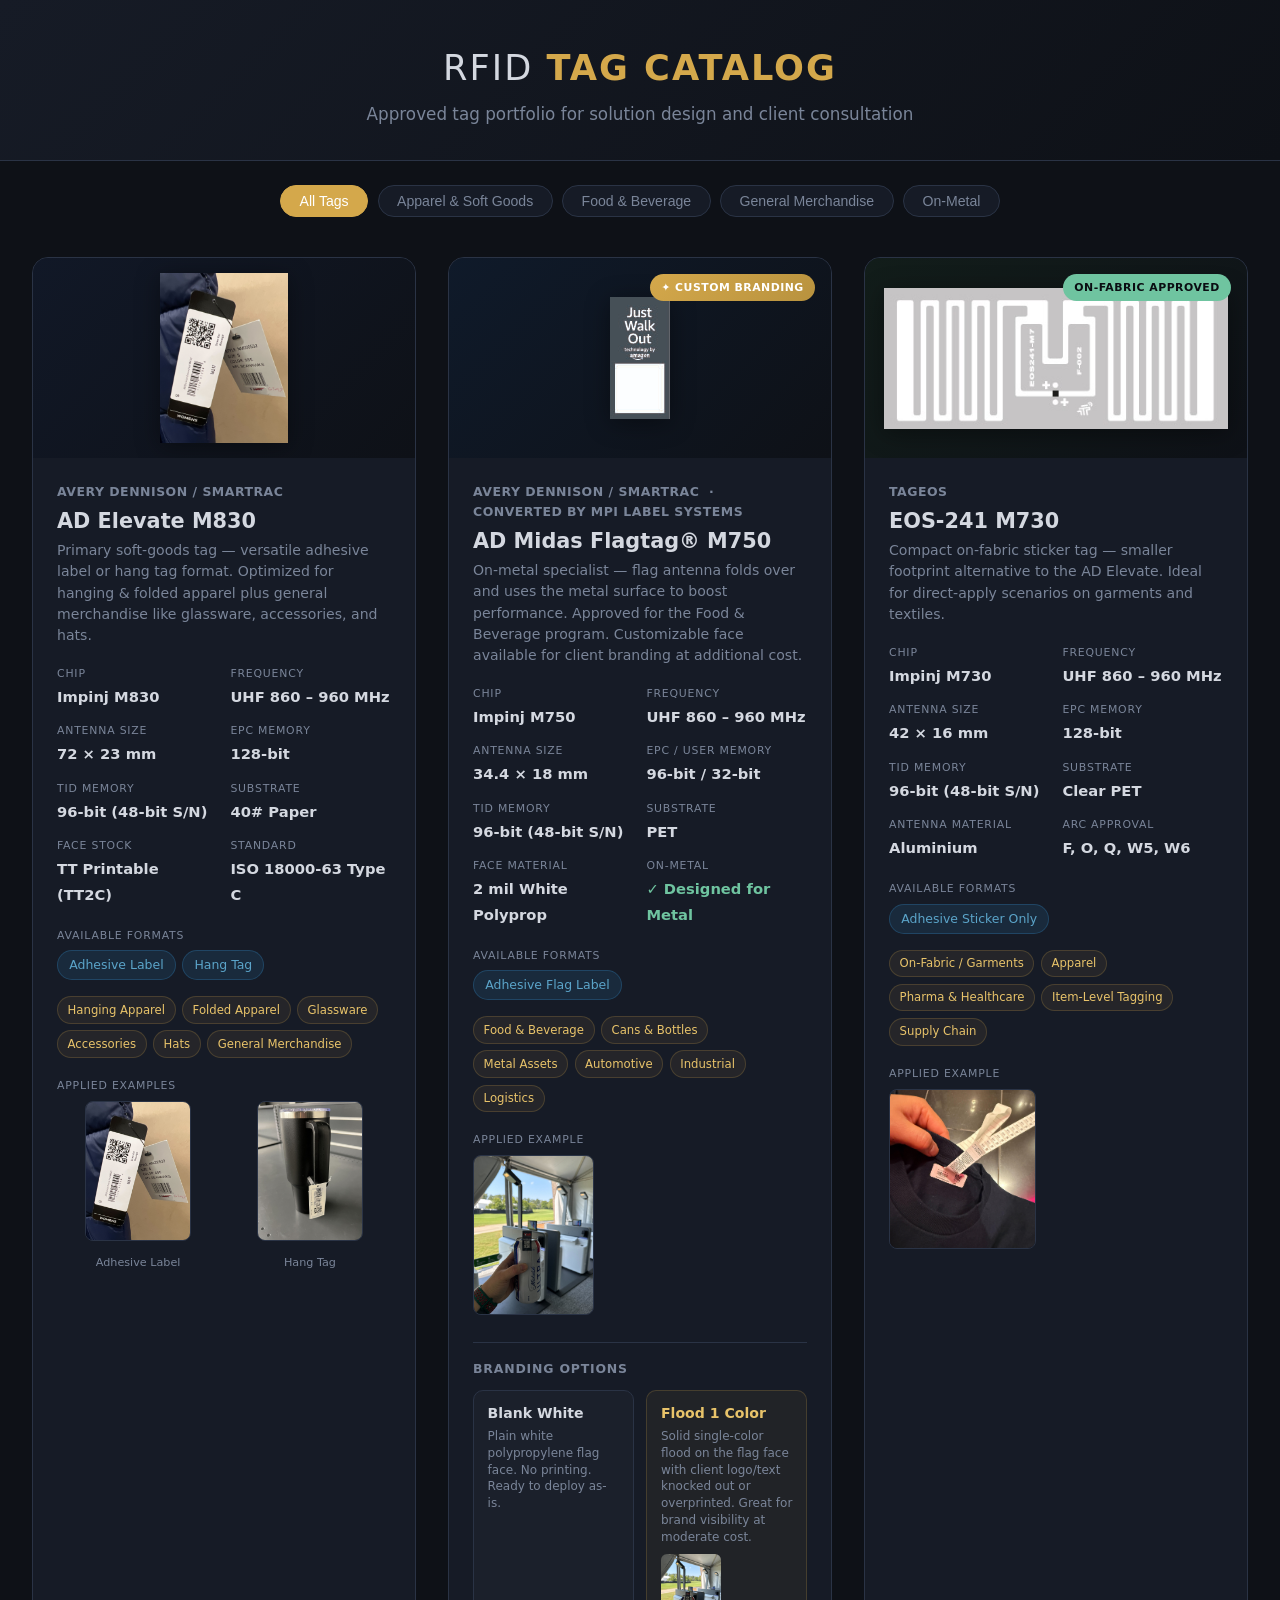
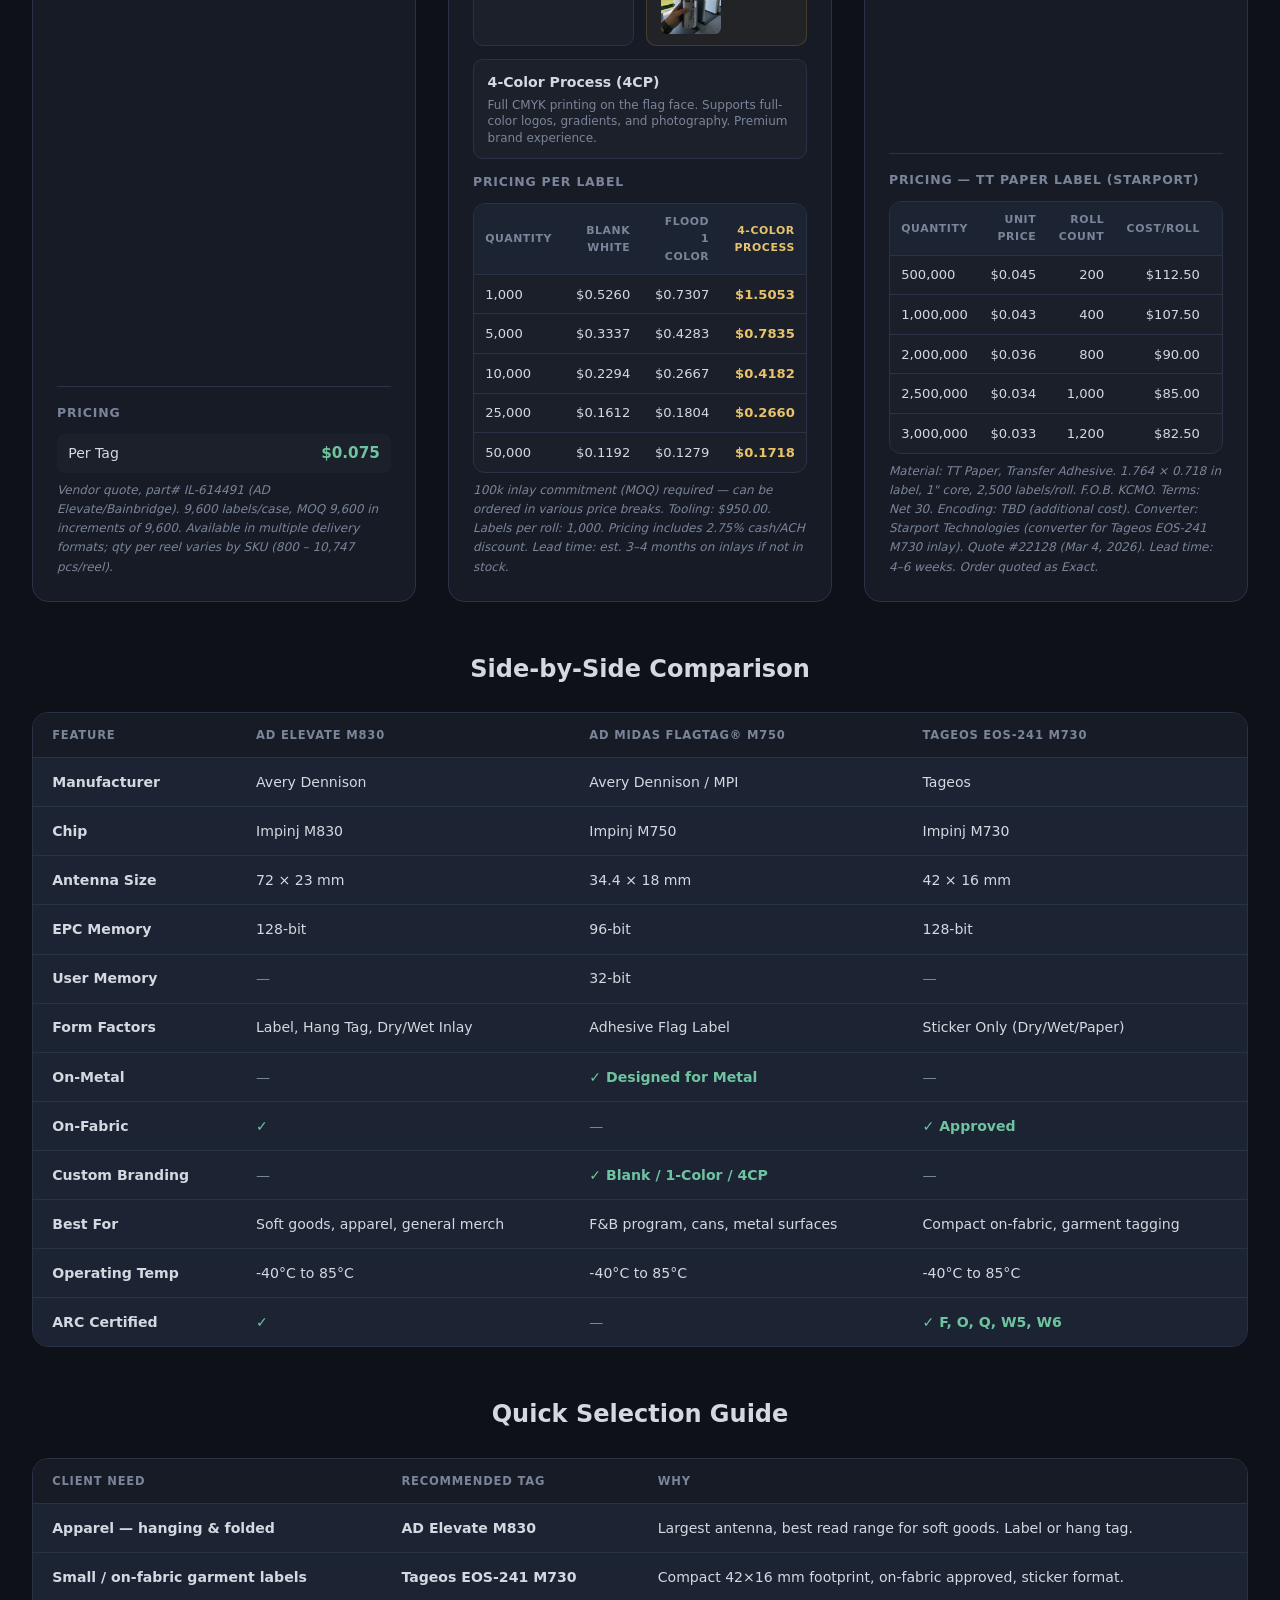
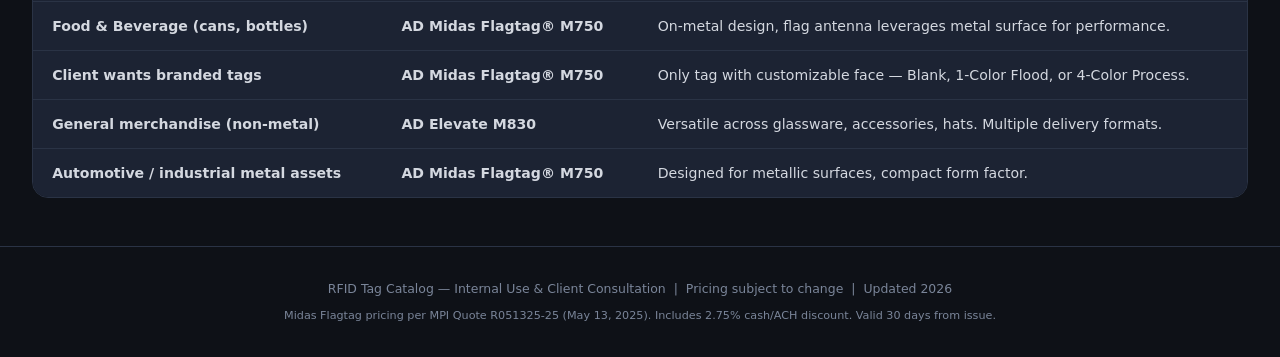
<file: index.html>
<!DOCTYPE html>
<html lang="en">
<head>
  <meta charset="UTF-8">
  <meta name="viewport" content="width=device-width, initial-scale=1.0">
  <title>RFID Tag Catalog</title>
  <style>
    :root {
      --primary: #0e1117;
      --accent: #d4a84b;
      --accent-light: #e8c36a;
      --surface: #161b26;
      --surface-light: #1c2333;
      --text: #d4d8e0;
      --text-muted: #7a8599;
      --border: #2a3345;
      --success: #6fc4a0;
      --blue: #5ba4c9;
      --card-radius: 16px;
      --void: #0a0d12;
      --soul: #e8e8f0;
    }
    * { margin: 0; padding: 0; box-sizing: border-box; }
    body {
      font-family: 'Segoe UI', system-ui, -apple-system, sans-serif;
      background: var(--primary); color: var(--text); line-height: 1.6;
    }

    /* Header */
    .header {
      background: linear-gradient(135deg, var(--surface) 0%, var(--primary) 100%);
      border-bottom: 1px solid var(--border);
      padding: 2.5rem 2rem 2rem; text-align: center;
    }
    .header h1 { font-size: 2.2rem; font-weight: 300; letter-spacing: 2px; margin-bottom: 0.3rem; text-transform: uppercase; }
    .header h1 span { color: var(--accent); font-weight: 600; }
    .header p { color: var(--text-muted); font-size: 1.05rem; max-width: 640px; margin: 0 auto; }

    /* Filter */
    .filter-bar { display: flex; justify-content: center; gap: 0.6rem; padding: 1.5rem 2rem; flex-wrap: wrap; }
    .filter-btn {
      background: var(--surface); color: var(--text-muted); border: 1px solid var(--border);
      padding: 0.45rem 1.15rem; border-radius: 999px; cursor: pointer; font-size: 0.88rem;
      transition: all 0.2s ease;
    }
    .filter-btn:hover { border-color: var(--accent); color: var(--text); }
    .filter-btn.active { background: var(--accent); color: #fff; border-color: var(--accent); }

    /* Cards */
    .catalog {
      display: grid; grid-template-columns: repeat(auto-fit, minmax(370px, 1fr));
      gap: 2rem; padding: 1rem 2rem 3rem; max-width: 1320px; margin: 0 auto;
    }
    .card {
      background: var(--surface); border: 1px solid var(--border); border-radius: var(--card-radius);
      overflow: hidden; transition: transform 0.2s ease, box-shadow 0.2s ease;
      display: flex; flex-direction: column;
    }
    .card:hover { transform: translateY(-4px); box-shadow: 0 12px 40px rgba(0,0,0,0.4); }

    .card-visual {
      height: 200px; display: flex; align-items: center; justify-content: center;
      position: relative; overflow: hidden; background: #1a2744;
    }
    .card-visual img {
      max-height: 170px; max-width: 90%; object-fit: contain;
      filter: drop-shadow(0 4px 12px rgba(0,0,0,0.4));
    }
    .card-visual .fallback-icon { font-size: 4.2rem; opacity: 0.85; }

    .badge {
      position: absolute; top: 1rem; right: 1rem;
      color: #fff; font-size: 0.68rem; font-weight: 700; text-transform: uppercase;
      letter-spacing: 0.5px; padding: 0.3rem 0.7rem; border-radius: 999px;
    }
    .badge.brand { background: linear-gradient(135deg, var(--accent), #b8923e); }
    .badge.fabric { background: var(--success); color: var(--void); }
    .badge.metal { background: var(--blue); }

    .card-body { padding: 1.5rem; flex: 1; display: flex; flex-direction: column; }
    .card-body h2 { font-size: 1.3rem; margin-bottom: 0.15rem; }
    .card-mfr { font-size: 0.78rem; color: var(--text-muted); margin-bottom: 0.15rem; font-weight: 600; text-transform: uppercase; letter-spacing: 0.5px; }
    .card-body .subtitle { color: var(--text-muted); font-size: 0.88rem; margin-bottom: 1.2rem; line-height: 1.5; }

    .specs { display: grid; grid-template-columns: 1fr 1fr; gap: 0.8rem; margin-bottom: 1.2rem; }
    .spec-item label {
      display: block; font-size: 0.68rem; text-transform: uppercase;
      letter-spacing: 0.8px; color: var(--text-muted); margin-bottom: 0.1rem;
    }
    .spec-item span { font-size: 0.92rem; font-weight: 600; }

    .form-factors { margin-bottom: 1rem; }
    .form-factors > label { display: block; font-size: 0.68rem; text-transform: uppercase; letter-spacing: 0.8px; color: var(--text-muted); margin-bottom: 0.4rem; }
    .ff-pills { display: flex; gap: 0.4rem; flex-wrap: wrap; }
    .ff-pill {
      background: rgba(52,152,219,0.12); color: var(--blue); font-size: 0.78rem;
      padding: 0.25rem 0.7rem; border-radius: 999px; border: 1px solid rgba(52,152,219,0.25);
    }

    .use-cases { display: flex; flex-wrap: wrap; gap: 0.4rem; margin-bottom: 1.2rem; }
    .use-case-tag {
      background: rgba(212,168,75,0.08); color: var(--accent-light); font-size: 0.73rem;
      padding: 0.22rem 0.6rem; border-radius: 999px; border: 1px solid rgba(212,168,75,0.2);
    }

    /* Pricing */
    .pricing { margin-top: auto; }
    .pricing h3 {
      font-size: 0.78rem; text-transform: uppercase; letter-spacing: 0.8px;
      color: var(--text-muted); margin-bottom: 0.7rem; border-top: 1px solid var(--border); padding-top: 1rem;
    }
    .price-row {
      display: flex; justify-content: space-between; align-items: center;
      padding: 0.45rem 0.7rem; border-radius: 8px; margin-bottom: 0.3rem;
      background: rgba(255,255,255,0.025);
    }
    .price-row:hover { background: rgba(255,255,255,0.05); }
    .price-label { font-size: 0.88rem; }
    .price-value { font-weight: 700; font-size: 0.95rem; color: var(--success); }
    .price-note { font-size: 0.75rem; color: var(--text-muted); margin-top: 0.5rem; font-style: italic; }

    /* Branding pricing table */
    .brand-table-wrap { margin-top: 0.5rem; border: 1px solid var(--border); border-radius: 12px; overflow-x: auto; }
    .brand-table { width: 100%; border-collapse: collapse; font-size: 0.82rem; }
    .brand-table th, .brand-table td { padding: 0.55rem 0.7rem; text-align: right; border-bottom: 1px solid var(--border); }
    .brand-table th { background: var(--surface-light); color: var(--text-muted); font-size: 0.68rem; text-transform: uppercase; letter-spacing: 0.6px; font-weight: 600; }
    .brand-table td:first-child, .brand-table th:first-child { text-align: left; }
    .brand-table tr:last-child td { border-bottom: none; }
    .brand-table td { background: rgba(255,255,255,0.015); }
    .brand-table .col-highlight { color: var(--accent-light); font-weight: 700; }

    /* Comparison */
    .compare-section { max-width: 1320px; margin: 0 auto 3rem; padding: 0 2rem; }
    .compare-section h2 { text-align: center; font-size: 1.5rem; margin-bottom: 1.5rem; }
    .compare-table-wrap { overflow-x: auto; border-radius: var(--card-radius); border: 1px solid var(--border); }
    table.compare { width: 100%; border-collapse: collapse; font-size: 0.88rem; }
    table.compare th, table.compare td { padding: 0.8rem 1.2rem; text-align: left; border-bottom: 1px solid var(--border); }
    table.compare th {
      background: var(--surface); color: var(--text-muted); font-size: 0.72rem;
      text-transform: uppercase; letter-spacing: 0.8px; font-weight: 600; position: sticky; top: 0;
    }
    table.compare td { background: var(--surface-light); }
    table.compare tr:last-child td { border-bottom: none; }
    table.compare td:first-child { font-weight: 600; }
    .check { color: var(--success); font-weight: 700; }
    .no-check { color: var(--text-muted); }

    .footer { text-align: center; padding: 2rem; color: var(--text-muted); font-size: 0.78rem; border-top: 1px solid var(--border); }

    @media print {
      body { background: #fff; color: #222; }
      .card { break-inside: avoid; border: 1px solid #ddd; box-shadow: none; }
      .card:hover { transform: none; }
      .filter-bar { display: none; }
      .header { background: none; border-bottom: 2px solid #222; }
      .header h1 { color: #222; } .header h1 span { color: #b8923e; }
      table.compare th { background: #f5f5f5; } table.compare td { background: #fff; }
    }
    @media (max-width: 480px) {
      .catalog { grid-template-columns: 1fr; padding: 1rem; }
      .header h1 { font-size: 1.6rem; }
      .specs { grid-template-columns: 1fr; }
    }
  </style>
</head>
<body>

<div class="header">
  <h1>RFID <span>Tag Catalog</span></h1>
  <p>Approved tag portfolio for solution design and client consultation</p>
</div>

<div class="filter-bar">
  <button class="filter-btn active" onclick="filterCards('all')">All Tags</button>
  <button class="filter-btn" onclick="filterCards('apparel')">Apparel &amp; Soft Goods</button>
  <button class="filter-btn" onclick="filterCards('fnb')">Food &amp; Beverage</button>
  <button class="filter-btn" onclick="filterCards('merch')">General Merchandise</button>
  <button class="filter-btn" onclick="filterCards('on-metal')">On-Metal</button>
</div>

<div class="catalog" id="catalog">

  <!-- ═══ TAG 1: AD Elevate M830 ═══ -->
  <div class="card" data-categories="apparel,merch">
    <div class="card-visual" style="background: linear-gradient(135deg,#111827,#0e1117);">
      <img src="images/M8 as a sticker.jpg"
           alt="AD Elevate M830 applied to merchandise"
           onerror="this.style.display='none'; this.nextElementSibling.style.display='block';">
      <div class="fallback-icon" style="display:none;">🏷️</div>
    </div>
    <div class="card-body">
      <div class="card-mfr">Avery Dennison / Smartrac</div>
      <h2>AD Elevate M830</h2>
      <p class="subtitle">
        Primary soft-goods tag — versatile adhesive label or hang tag format.
        Optimized for hanging &amp; folded apparel plus general merchandise like glassware, accessories, and hats.
      </p>
      <div class="specs">
        <div class="spec-item"><label>Chip</label><span>Impinj M830</span></div>
        <div class="spec-item"><label>Frequency</label><span>UHF 860 – 960 MHz</span></div>
        <div class="spec-item"><label>Antenna Size</label><span>72 × 23 mm</span></div>
        <div class="spec-item"><label>EPC Memory</label><span>128-bit</span></div>
        <div class="spec-item"><label>TID Memory</label><span>96-bit (48-bit S/N)</span></div>
        <div class="spec-item"><label>Substrate</label><span>40# Paper</span></div>
        <div class="spec-item"><label>Face Stock</label><span>TT Printable (TT2C)</span></div>
        <div class="spec-item"><label>Standard</label><span>ISO 18000-63 Type C</span></div>
      </div>
      <div class="form-factors">
        <label>Available Formats</label>
        <div class="ff-pills">
          <span class="ff-pill">Adhesive Label</span>
          <span class="ff-pill">Hang Tag</span>
        </div>
      </div>
      <div class="use-cases">
        <span class="use-case-tag">Hanging Apparel</span>
        <span class="use-case-tag">Folded Apparel</span>
        <span class="use-case-tag">Glassware</span>
        <span class="use-case-tag">Accessories</span>
        <span class="use-case-tag">Hats</span>
        <span class="use-case-tag">General Merchandise</span>
      </div>
      <div style="margin-bottom:1.2rem;">
        <label style="display:block; font-size:0.68rem; text-transform:uppercase; letter-spacing:0.8px; color:var(--text-muted); margin-bottom:0.4rem;">Applied Examples</label>
        <div style="display:flex; gap:0.6rem; flex-wrap:wrap;">
          <div style="flex:1; min-width:120px; text-align:center;">
            <img src="images/M8 as a sticker.jpg" alt="AD Elevate M830 as adhesive sticker"
                 style="max-width:100%; max-height:140px; border-radius:8px; object-fit:cover; border:1px solid var(--border);"
                 onerror="this.parentElement.style.display='none';">
            <div style="font-size:0.7rem; color:var(--text-muted); margin-top:0.3rem;">Adhesive Label</div>
          </div>
          <div style="flex:1; min-width:120px; text-align:center;">
            <img src="images/M8 as a Hang-tag.jpg" alt="AD Elevate M830 as hang tag"
                 style="max-width:100%; max-height:140px; border-radius:8px; object-fit:cover; border:1px solid var(--border);"
                 onerror="this.parentElement.style.display='none';">
            <div style="font-size:0.7rem; color:var(--text-muted); margin-top:0.3rem;">Hang Tag</div>
          </div>
        </div>
      </div>
      <div class="pricing">
        <h3>Pricing</h3>
        <div class="price-row">
          <span class="price-label">Per Tag</span>
          <span class="price-value">$0.075</span>
        </div>
        <p class="price-note">Vendor quote, part# IL-614491 (AD Elevate/Bainbridge). 9,600 labels/case, MOQ 9,600 in increments of 9,600. Available in multiple delivery formats; qty per reel varies by SKU (800 – 10,747 pcs/reel).</p>
      </div>
    </div>
  </div>

  <!-- ═══ TAG 2: AD Midas Flagtag M750 (customizable) ═══ -->
  <div class="card" data-categories="fnb,on-metal,merch">
    <div class="card-visual" style="background: linear-gradient(135deg,#0f1a2a,#0e1117);">
      <img src="images/JWO_RFIDTag_REG.jpg"
           alt="AD Midas Flagtag M750"
           onerror="this.style.display='none'; this.parentElement.innerHTML='<div class=fallback-icon>🔖</div><span class=badge\ brand>✦ Custom Branding</span>';">
      <span class="badge brand">✦ Custom Branding</span>
    </div>
    <div class="card-body">
      <div class="card-mfr">Avery Dennison / Smartrac &nbsp;·&nbsp; Converted by MPI Label Systems</div>
      <h2>AD Midas Flagtag® M750</h2>
      <p class="subtitle">
        On-metal specialist — flag antenna folds over and uses the metal surface to boost performance.
        Approved for the Food &amp; Beverage program. Customizable face available for client branding at additional cost.
      </p>
      <div class="specs">
        <div class="spec-item"><label>Chip</label><span>Impinj M750</span></div>
        <div class="spec-item"><label>Frequency</label><span>UHF 860 – 960 MHz</span></div>
        <div class="spec-item"><label>Antenna Size</label><span>34.4 × 18 mm</span></div>
        <div class="spec-item"><label>EPC / User Memory</label><span>96-bit / 32-bit</span></div>
        <div class="spec-item"><label>TID Memory</label><span>96-bit (48-bit S/N)</span></div>
        <div class="spec-item"><label>Substrate</label><span>PET</span></div>
        <div class="spec-item"><label>Face Material</label><span>2 mil White Polyprop</span></div>
        <div class="spec-item"><label>On-Metal</label><span class="check">✓ Designed for Metal</span></div>
      </div>
      <div class="form-factors">
        <label>Available Formats</label>
        <div class="ff-pills">
          <span class="ff-pill">Adhesive Flag Label</span>
        </div>
      </div>
      <div class="use-cases">
        <span class="use-case-tag">Food &amp; Beverage</span>
        <span class="use-case-tag">Cans &amp; Bottles</span>
        <span class="use-case-tag">Metal Assets</span>
        <span class="use-case-tag">Automotive</span>
        <span class="use-case-tag">Industrial</span>
        <span class="use-case-tag">Logistics</span>
      </div>
      <div style="margin-bottom:1.2rem;">
        <label style="display:block; font-size:0.68rem; text-transform:uppercase; letter-spacing:0.8px; color:var(--text-muted); margin-bottom:0.4rem;">Applied Example</label>
        <img src="images/example midas.jpg" alt="Midas Flagtag applied to merchandise"
             style="max-width:100%; max-height:160px; border-radius:8px; object-fit:cover; border:1px solid var(--border);"
             onerror="this.parentElement.style.display='none';">
      </div>
      <div class="pricing">
        <h3>Branding Options</h3>
        <div class="brand-tiers-desc">
          <div style="display:flex; gap:0.8rem; margin-bottom:0.8rem; flex-wrap:wrap;">
            <div style="flex:1; min-width:140px; background:rgba(255,255,255,0.025); border-radius:10px; padding:0.7rem 0.85rem; border:1px solid var(--border);">
              <div style="font-weight:700; font-size:0.88rem; margin-bottom:0.2rem;">Blank White</div>
              <div style="font-size:0.75rem; color:var(--text-muted); line-height:1.4;">Plain white polypropylene flag face. No printing. Ready to deploy as-is.</div>
            </div>
            <div style="flex:1; min-width:140px; background:rgba(212,168,75,0.06); border-radius:10px; padding:0.7rem 0.85rem; border:1px solid rgba(212,168,75,0.2);">
              <div style="font-weight:700; font-size:0.88rem; color:var(--accent-light); margin-bottom:0.2rem;">Flood 1 Color</div>
              <div style="font-size:0.75rem; color:var(--text-muted); line-height:1.4;">Solid single-color flood on the flag face with client logo/text knocked out or overprinted. Great for brand visibility at moderate cost.</div>
              <img src="images/example midas.jpg" alt="1-Color Flood Example"
                   style="margin-top:0.5rem; max-width:100%; max-height:80px; border-radius:6px; object-fit:contain; display:block;"
                   onerror="this.style.display='none';">
            </div>
            <div style="flex:1; min-width:140px; background:rgba(255,255,255,0.025); border-radius:10px; padding:0.7rem 0.85rem; border:1px solid var(--border);">
              <div style="font-weight:700; font-size:0.88rem; margin-bottom:0.2rem;">4-Color Process (4CP)</div>
              <div style="font-size:0.75rem; color:var(--text-muted); line-height:1.4;">Full CMYK printing on the flag face. Supports full-color logos, gradients, and photography. Premium brand experience.</div>
            </div>
          </div>
        </div>

        <h3 style="border-top:none; padding-top:0;">Pricing per Label</h3>
        <div class="brand-table-wrap">
          <table class="brand-table">
            <thead>
              <tr>
                <th>Quantity</th>
                <th>Blank White</th>
                <th>Flood 1 Color</th>
                <th class="col-highlight">4-Color Process</th>
              </tr>
            </thead>
            <tbody>
              <tr><td>1,000</td><td>$0.5260</td><td>$0.7307</td><td class="col-highlight">$1.5053</td></tr>
              <tr><td>5,000</td><td>$0.3337</td><td>$0.4283</td><td class="col-highlight">$0.7835</td></tr>
              <tr><td>10,000</td><td>$0.2294</td><td>$0.2667</td><td class="col-highlight">$0.4182</td></tr>
              <tr><td>25,000</td><td>$0.1612</td><td>$0.1804</td><td class="col-highlight">$0.2660</td></tr>
              <tr><td>50,000</td><td>$0.1192</td><td>$0.1279</td><td class="col-highlight">$0.1718</td></tr>
            </tbody>
          </table>
        </div>
        <p class="price-note">
          100k inlay commitment (MOQ) required — can be ordered in various price breaks.
          Tooling: $950.00. Labels per roll: 1,000. Pricing includes 2.75% cash/ACH discount.
          Lead time: est. 3–4 months on inlays if not in stock.
        </p>
      </div>
    </div>
  </div>

  <!-- ═══ TAG 3: Tageos EOS-241 M730 ═══ -->
  <div class="card" data-categories="apparel,merch">
    <div class="card-visual" style="background: linear-gradient(135deg,#121d1a,#0e1117);">
      <img src="images/EOS-241.jpg"
           alt="Tageos EOS-241 M730 Inlay"
           onerror="this.style.display='none'; this.nextElementSibling.style.display='block';">
      <div class="fallback-icon" style="display:none;">📋</div>
      <span class="badge fabric">On-Fabric Approved</span>
    </div>
    <div class="card-body">
      <div class="card-mfr">Tageos</div>
      <h2>EOS-241 M730</h2>
      <p class="subtitle">
        Compact on-fabric sticker tag — smaller footprint alternative to the AD Elevate.
        Ideal for direct-apply scenarios on garments and textiles.
      </p>
      <div class="specs">
        <div class="spec-item"><label>Chip</label><span>Impinj M730</span></div>
        <div class="spec-item"><label>Frequency</label><span>UHF 860 – 960 MHz</span></div>
        <div class="spec-item"><label>Antenna Size</label><span>42 × 16 mm</span></div>
        <div class="spec-item"><label>EPC Memory</label><span>128-bit</span></div>
        <div class="spec-item"><label>TID Memory</label><span>96-bit (48-bit S/N)</span></div>
        <div class="spec-item"><label>Substrate</label><span>Clear PET</span></div>
        <div class="spec-item"><label>Antenna Material</label><span>Aluminium</span></div>
        <div class="spec-item"><label>ARC Approval</label><span>F, O, Q, W5, W6</span></div>
      </div>
      <div class="form-factors">
        <label>Available Formats</label>
        <div class="ff-pills">
          <span class="ff-pill">Adhesive Sticker Only</span>
        </div>
      </div>
      <div class="use-cases">
        <span class="use-case-tag">On-Fabric / Garments</span>
        <span class="use-case-tag">Apparel</span>
        <span class="use-case-tag">Pharma &amp; Healthcare</span>
        <span class="use-case-tag">Item-Level Tagging</span>
        <span class="use-case-tag">Supply Chain</span>
      </div>
      <div style="margin-bottom:1.2rem;">
        <label style="display:block; font-size:0.68rem; text-transform:uppercase; letter-spacing:0.8px; color:var(--text-muted); margin-bottom:0.4rem;">Applied Example</label>
        <img src="images/example EOS-241.jpg" alt="EOS-241 applied to garment"
             style="max-width:100%; max-height:160px; border-radius:8px; object-fit:cover; border:1px solid var(--border);"
             onerror="this.parentElement.style.display='none';">
      </div>
      <div class="pricing">
        <h3>Pricing — TT Paper Label (Starport)</h3>
        <div class="brand-table-wrap">
          <table class="brand-table">
            <thead>
              <tr>
                <th>Quantity</th>
                <th>Unit Price</th>
                <th>Roll Count</th>
                <th>Cost/Roll</th>
                <th class="col-highlight">Total</th>
              </tr>
            </thead>
            <tbody>
              <tr><td>500,000</td><td>$0.045</td><td>200</td><td>$112.50</td><td class="col-highlight">$22,500.00</td></tr>
              <tr><td>1,000,000</td><td>$0.043</td><td>400</td><td>$107.50</td><td class="col-highlight">$43,000.00</td></tr>
              <tr><td>2,000,000</td><td>$0.036</td><td>800</td><td>$90.00</td><td class="col-highlight">$72,000.00</td></tr>
              <tr><td>2,500,000</td><td>$0.034</td><td>1,000</td><td>$85.00</td><td class="col-highlight">$85,000.00</td></tr>
              <tr><td>3,000,000</td><td>$0.033</td><td>1,200</td><td>$82.50</td><td class="col-highlight">$99,000.00</td></tr>
            </tbody>
          </table>
        </div>
        <p class="price-note">
          Material: TT Paper, Transfer Adhesive. 1.764 × 0.718 in label, 1" core, 2,500 labels/roll. F.O.B. KCMO. Terms: Net 30. Encoding: TBD (additional cost).
          Converter: Starport Technologies (converter for Tageos EOS-241 M730 inlay). Quote #22128 (Mar 4, 2026). Lead time: 4–6 weeks. Order quoted as Exact.
        </p>
      </div>
    </div>
  </div>

</div>

<!-- ═══ Comparison Table ═══ -->
<div class="compare-section">
  <h2>Side-by-Side Comparison</h2>
  <div class="compare-table-wrap">
    <table class="compare">
      <thead>
        <tr>
          <th>Feature</th>
          <th>AD Elevate M830</th>
          <th>AD Midas Flagtag® M750</th>
          <th>Tageos EOS-241 M730</th>
        </tr>
      </thead>
      <tbody>
        <tr><td>Manufacturer</td><td>Avery Dennison</td><td>Avery Dennison / MPI</td><td>Tageos</td></tr>
        <tr><td>Chip</td><td>Impinj M830</td><td>Impinj M750</td><td>Impinj M730</td></tr>
        <tr><td>Antenna Size</td><td>72 × 23 mm</td><td>34.4 × 18 mm</td><td>42 × 16 mm</td></tr>
        <tr><td>EPC Memory</td><td>128-bit</td><td>96-bit</td><td>128-bit</td></tr>
        <tr><td>User Memory</td><td class="no-check">—</td><td>32-bit</td><td class="no-check">—</td></tr>
        <tr><td>Form Factors</td><td>Label, Hang Tag, Dry/Wet Inlay</td><td>Adhesive Flag Label</td><td>Sticker Only (Dry/Wet/Paper)</td></tr>
        <tr><td>On-Metal</td><td class="no-check">—</td><td class="check">✓ Designed for Metal</td><td class="no-check">—</td></tr>
        <tr><td>On-Fabric</td><td class="check">✓</td><td class="no-check">—</td><td class="check">✓ Approved</td></tr>
        <tr><td>Custom Branding</td><td class="no-check">—</td><td class="check">✓ Blank / 1-Color / 4CP</td><td class="no-check">—</td></tr>
        <tr><td>Best For</td><td>Soft goods, apparel, general merch</td><td>F&amp;B program, cans, metal surfaces</td><td>Compact on-fabric, garment tagging</td></tr>
        <tr><td>Operating Temp</td><td>-40°C to 85°C</td><td>-40°C to 85°C</td><td>-40°C to 85°C</td></tr>
        <tr><td>ARC Certified</td><td class="check">✓</td><td class="no-check">—</td><td class="check">✓ F, O, Q, W5, W6</td></tr>
      </tbody>
    </table>
  </div>
</div>

<!-- ═══ Quick Selection Guide ═══ -->
<div class="compare-section">
  <h2>Quick Selection Guide</h2>
  <div class="compare-table-wrap">
    <table class="compare">
      <thead>
        <tr><th>Client Need</th><th>Recommended Tag</th><th>Why</th></tr>
      </thead>
      <tbody>
        <tr><td>Apparel — hanging &amp; folded</td><td><strong>AD Elevate M830</strong></td><td>Largest antenna, best read range for soft goods. Label or hang tag.</td></tr>
        <tr><td>Small / on-fabric garment labels</td><td><strong>Tageos EOS-241 M730</strong></td><td>Compact 42×16 mm footprint, on-fabric approved, sticker format.</td></tr>
        <tr><td>Food &amp; Beverage (cans, bottles)</td><td><strong>AD Midas Flagtag® M750</strong></td><td>On-metal design, flag antenna leverages metal surface for performance.</td></tr>
        <tr><td>Client wants branded tags</td><td><strong>AD Midas Flagtag® M750</strong></td><td>Only tag with customizable face — Blank, 1-Color Flood, or 4-Color Process.</td></tr>
        <tr><td>General merchandise (non-metal)</td><td><strong>AD Elevate M830</strong></td><td>Versatile across glassware, accessories, hats. Multiple delivery formats.</td></tr>
        <tr><td>Automotive / industrial metal assets</td><td><strong>AD Midas Flagtag® M750</strong></td><td>Designed for metallic surfaces, compact form factor.</td></tr>
      </tbody>
    </table>
  </div>
</div>

<div class="footer">
  <p>RFID Tag Catalog — Internal Use &amp; Client Consultation &nbsp;|&nbsp; Pricing subject to change &nbsp;|&nbsp; Updated 2026</p>
  <p style="margin-top:0.5rem; font-size:0.7rem;">Midas Flagtag pricing per MPI Quote R051325-25 (May 13, 2025). Includes 2.75% cash/ACH discount. Valid 30 days from issue.</p>
</div>

<script>
  function filterCards(category) {
    const cards = document.querySelectorAll('.card');
    const buttons = document.querySelectorAll('.filter-btn');
    buttons.forEach(btn => btn.classList.remove('active'));
    event.target.classList.add('active');
    cards.forEach(card => {
      if (category === 'all') { card.style.display = ''; return; }
      card.style.display = card.dataset.categories.split(',').includes(category) ? '' : 'none';
    });
  }
</script>

</body>
</html>
</file>
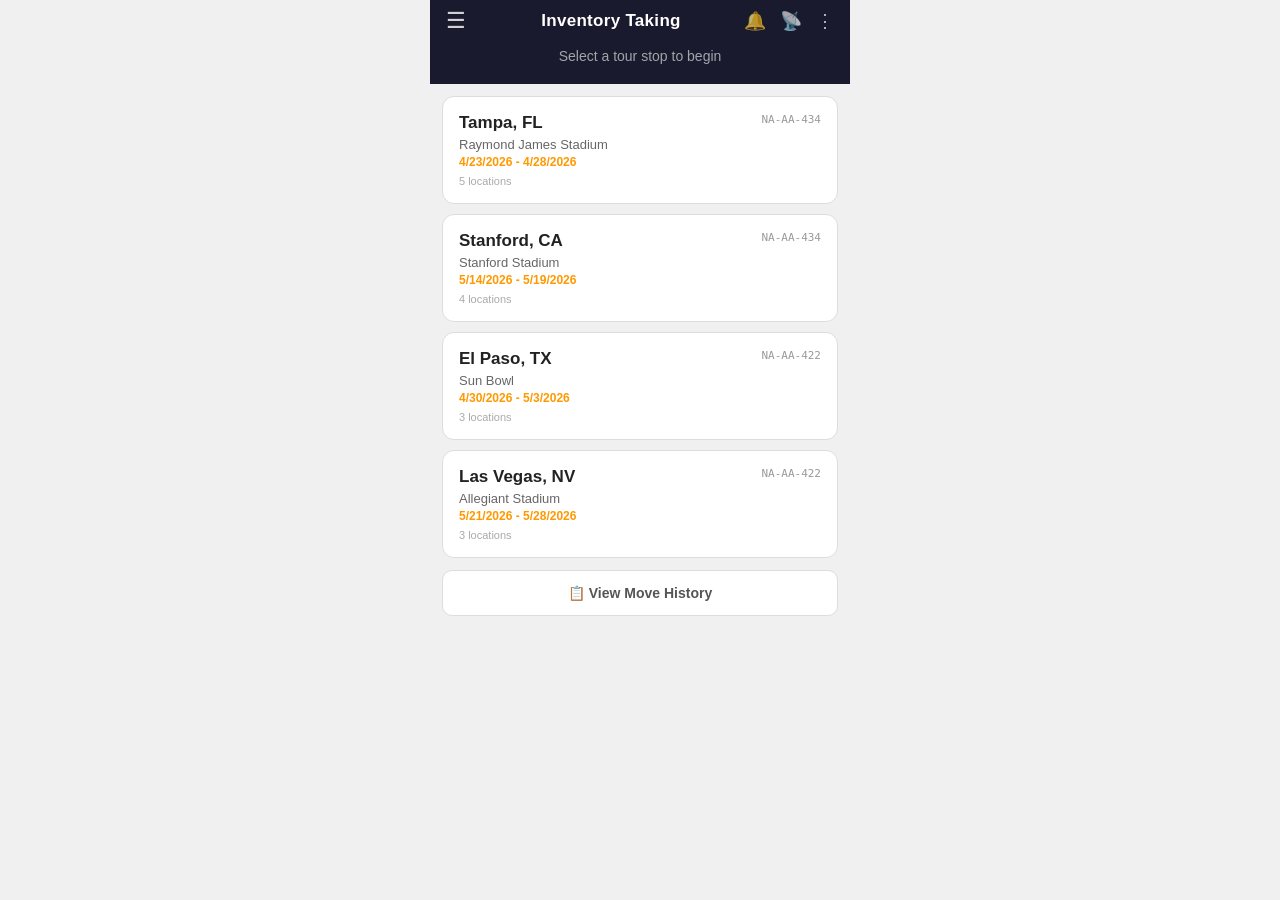
<file: rfid-cycle-count/index.html>
<!DOCTYPE html>
<html lang="en">
<head>
    <meta charset="UTF-8">
    <meta name="viewport" content="width=device-width, initial-scale=1.0">
    <title>RFID Cycle Count Tool</title>
    <style>
        * { margin: 0; padding: 0; box-sizing: border-box; }
        body {
            font-family: -apple-system, BlinkMacSystemFont, 'Segoe UI', Roboto, sans-serif;
            background: #f0f0f0;
            color: #222;
            max-width: 420px;
            margin: 0 auto;
            min-height: 100vh;
            position: relative;
        }

        /* ===== TOP BAR (dark) ===== */
        .topbar {
            background: #1a1a2e;
            color: #fff;
            padding: 10px 16px 0 16px;
            position: sticky;
            top: 0;
            z-index: 100;
        }
        .topbar-row {
            display: flex;
            align-items: center;
            justify-content: space-between;
        }
        .topbar-title {
            font-size: 17px;
            font-weight: 600;
            letter-spacing: 0.3px;
        }
        .topbar-icons {
            display: flex;
            gap: 14px;
            align-items: center;
        }
        .topbar-icons span {
            font-size: 18px;
            cursor: pointer;
            opacity: 0.7;
        }
        .topbar-icons span:hover { opacity: 1; }
        .hamburger {
            font-size: 22px;
            cursor: pointer;
            opacity: 0.8;
            margin-right: 12px;
            line-height: 1;
        }

        /* ===== SCAN HERO (big count area) ===== */
        .scan-hero {
            padding: 8px 0 12px 0;
        }
        .scan-hero-row {
            display: flex;
            align-items: center;
            gap: 12px;
        }
        .play-btn {
            width: 48px; height: 48px;
            background: #2ecc40;
            border-radius: 50%;
            display: flex; align-items: center; justify-content: center;
            font-size: 22px; color: #fff;
            cursor: pointer;
            flex-shrink: 0;
            transition: background 0.2s;
        }
        .play-btn.active { background: #e67e22; }
        .scan-count-area { flex: 1; }
        .scan-big-count {
            font-size: 52px;
            font-weight: 800;
            color: #2ecc40;
            line-height: 1;
        }
        .scan-progress-row {
            display: flex; align-items: center; gap: 8px; margin-top: 4px;
        }
        .scan-progress-bar {
            flex: 1; height: 6px; background: rgba(255,255,255,0.2);
            border-radius: 3px; overflow: hidden;
        }
        .scan-progress-fill {
            height: 100%; background: #2ecc40; border-radius: 3px;
            transition: width 0.3s;
        }
        .scan-pct-label { font-size: 12px; color: rgba(255,255,255,0.5); }
        .scan-expected-area {
            text-align: right; flex-shrink: 0;
        }
        .scan-expected-label {
            font-size: 13px; color: rgba(255,255,255,0.6); display: block;
        }
        .scan-check { font-size: 18px; }

        .scan-location-pill {
            display: inline-flex; align-items: center; gap: 6px;
            background: rgba(255,255,255,0.1);
            border: 1px solid rgba(255,255,255,0.2);
            border-radius: 20px;
            padding: 6px 14px;
            font-size: 13px;
            color: #fff;
            margin-top: 10px;
            cursor: pointer;
        }
        .pill-chevron { font-size: 10px; opacity: 0.6; }

        /* ===== TABS BAR ===== */
        .scan-tabs-bar {
            display: flex;
            background: #fff;
            border-bottom: 2px solid #e0e0e0;
        }
        .scan-tab {
            flex: 1; text-align: center;
            padding: 10px; font-size: 14px; font-weight: 700;
            color: #999; cursor: pointer;
            border-bottom: 3px solid transparent;
            margin-bottom: -2px;
        }
        .scan-tab.active {
            color: #1a1a2e;
            border-bottom-color: #1a1a2e;
        }

        /* ===== SCAN BODY ===== */
        .scan-body { padding: 0; }

        .sim-controls {
            display: flex; gap: 6px; padding: 10px 12px;
            background: #e8e8e8;
        }
        .sim-btn {
            flex: 1; padding: 8px; border: none; border-radius: 6px;
            font-size: 12px; font-weight: 700; cursor: pointer;
            background: #d0d0d0; color: #333;
        }
        .sim-btn.primary { background: #2ecc40; color: #fff; }

        /* ===== CATEGORY LIST ===== */
        .cat-list { background: #fff; }
        .cat-parent {
            display: flex; justify-content: space-between; align-items: center;
            padding: 14px 16px;
            border-bottom: 1px solid #eee;
            cursor: pointer;
            background: #f7f9fb;
        }
        .cat-parent:hover { background: #eef2f7; }
        .cat-parent-left { display: flex; flex-direction: column; }
        .cat-parent-name { font-size: 14px; font-weight: 700; text-transform: uppercase; }
        .cat-parent-pct { font-size: 12px; color: #999; margin-top: 2px; }
        .cat-parent-right { display: flex; align-items: center; gap: 10px; }
        .cat-parent-count { font-size: 14px; font-family: monospace; color: #555; }
        .cat-chevron { font-size: 16px; color: #999; transition: transform 0.2s; }
        .cat-chevron.open { color: #333; }

        .cat-sub {
            display: flex; justify-content: space-between; align-items: center;
            padding: 12px 16px 12px 36px;
            border-bottom: 1px solid #f0f0f0;
            background: #fff;
        }
        .cat-sub-left { display: flex; flex-direction: column; }
        .cat-sub-name { font-size: 13px; font-weight: 600; }
        .cat-sub-pct { font-size: 11px; color: #aaa; margin-top: 1px; }
        .cat-sub-right { display: flex; align-items: center; gap: 10px; }
        .cat-sub-count { font-size: 13px; font-family: monospace; color: #666; }
        .cat-sub-chevron { font-size: 14px; color: #ccc; }

        /* ===== STRAY TAGS ===== */
        .stray-section {
            background: #fff;
            border-top: 2px solid #f0e6d6;
        }
        .stray-header {
            display: flex; justify-content: space-between;
            padding: 14px 16px 0 16px;
        }
        .stray-label { font-size: 14px; font-weight: 700; }
        .stray-count { font-size: 14px; font-family: monospace; color: #c0392b; }
        .stray-pct { font-size: 12px; color: #aaa; padding: 2px 16px 10px 16px; }
        .stray-row {
            display: flex; justify-content: space-between; align-items: center;
            padding: 10px 16px;
            border-top: 1px solid #f5f5f5;
            background: #fefcf9;
        }
        .stray-epc { font-family: monospace; font-size: 12px; color: #444; }
        .stray-icon { font-size: 18px; opacity: 0.5; }

        /* ===== BOTTOM BAR ===== */
        .scan-bottom-bar {
            position: sticky; bottom: 0;
            padding: 10px 12px;
            background: #fff;
            border-top: 1px solid #ddd;
        }
        .bottom-btn {
            width: 100%; padding: 14px;
            background: #ff9900; color: #1a1a2e;
            border: none; border-radius: 10px;
            font-size: 15px; font-weight: 700;
            cursor: pointer;
        }
        .bottom-btn:hover { background: #e88b00; }

        /* ===== HOME VIEW ===== */
        .body-content { padding: 12px; }
        .home-grid { display: grid; gap: 10px; }
        .home-card {
            background: #fff; border-radius: 12px; padding: 16px;
            border: 1px solid #ddd; cursor: pointer;
            transition: box-shadow 0.15s;
        }
        .home-card:hover { box-shadow: 0 2px 10px rgba(0,0,0,0.08); border-color: #ff9900; }
        .home-card-top { display: flex; justify-content: space-between; }
        .home-city { font-size: 17px; font-weight: 700; }
        .home-sid { font-size: 11px; font-family: monospace; color: #999; }
        .home-venue { font-size: 13px; color: #666; margin-top: 4px; }
        .home-dates { font-size: 12px; color: #ff9900; font-weight: 600; margin-top: 3px; }
        .home-meta { font-size: 11px; color: #aaa; margin-top: 6px; }
        .home-history-btn {
            text-align: center; padding: 14px; margin-top: 12px;
            background: #fff; border-radius: 10px; border: 1px solid #ddd;
            font-size: 14px; font-weight: 600; color: #555; cursor: pointer;
        }
        .home-history-btn:hover { border-color: #ff9900; }

        /* ===== LOCATION LIST ===== */
        .loc-list { display: grid; gap: 6px; }
        .loc-row {
            display: flex; align-items: center; gap: 12px;
            background: #fff; border-radius: 10px; padding: 14px;
            border: 1px solid #e0e0e0; cursor: pointer;
        }
        .loc-row:hover { border-color: #ff9900; }
        .loc-row-icon { font-size: 22px; }
        .loc-row-info { flex: 1; }
        .loc-row-label { font-size: 14px; font-weight: 600; }
        .loc-row-id { font-size: 10px; font-family: monospace; color: #999; margin-top: 2px; }
        .loc-row-chevron { font-size: 20px; color: #ccc; }

        /* ===== RESULTS VIEW ===== */
        .results-stats {
            display: grid; grid-template-columns: repeat(4,1fr); gap: 6px; margin-bottom: 12px;
        }
        .r-stat {
            background: #fff; border-radius: 10px; padding: 12px 6px;
            text-align: center; border: 1px solid #e0e0e0;
        }
        .r-val { font-size: 22px; font-weight: 800; }
        .r-val.green { color: #2ecc40; }
        .r-val.red { color: #c0392b; }
        .r-lbl { font-size: 10px; color: #999; margin-top: 2px; }

        .sel-actions { display: flex; gap: 6px; margin-bottom: 10px; }
        .sel-btn {
            padding: 6px 14px; border: 1px solid #ddd; border-radius: 6px;
            background: #fff; font-size: 12px; font-weight: 600; cursor: pointer;
        }
        .sel-btn:hover { border-color: #ff9900; }

        .epc-list {
            max-height: 350px; overflow-y: auto;
            border: 1px solid #e0e0e0; border-radius: 10px; background: #fff;
        }
        .epc-row {
            display: flex; align-items: center; gap: 8px;
            padding: 9px 12px; border-bottom: 1px solid #f0f0f0;
            cursor: pointer; font-size: 12px;
        }
        .epc-row:hover { background: #f5f9ff; }
        .epc-row.selected { background: #e6f3ff; }
        .epc-row.stray { background: #fef9f4; }
        .epc-row.stray.selected { background: #fde8cc; }
        .epc-check { cursor: pointer; flex-shrink: 0; }
        .epc-code { font-family: monospace; font-size: 11px; flex: 1; word-break: break-all; }
        .epc-badge { font-size: 9px; font-weight: 700; padding: 2px 7px; border-radius: 8px; flex-shrink: 0; }
        .match-b { background: #e6f7e9; color: #1a9c3e; }
        .stray-b { background: #fde8e0; color: #c0392b; }

        .move-panel {
            background: #fff; border: 2px solid #ff9900; border-radius: 12px;
            padding: 14px; margin-top: 14px;
        }
        .move-label { font-weight: 700; font-size: 14px; margin-bottom: 8px; }
        .move-select {
            width: 100%; padding: 10px; border: 1px solid #ddd; border-radius: 8px;
            font-size: 12px; margin-bottom: 10px;
        }
        .move-btn {
            width: 100%; padding: 13px; background: #ff9900; color: #1a1a2e;
            border: none; border-radius: 10px; font-size: 15px; font-weight: 700; cursor: pointer;
        }
        .move-btn:hover { background: #e88b00; }

        /* ===== HISTORY ===== */
        .hist-list { display: grid; gap: 8px; }
        .hist-row {
            background: #fff; border-radius: 10px; padding: 14px;
            border: 1px solid #e0e0e0;
        }
        .hist-top { display: flex; justify-content: space-between; margin-bottom: 4px; }
        .hist-time { font-size: 11px; color: #999; }
        .hist-status { font-size: 10px; font-weight: 700; padding: 2px 8px; border-radius: 6px; }
        .hist-status.pending { background: #fff3cd; color: #856404; }
        .hist-status.confirmed { background: #d4edda; color: #155724; }
        .hist-count { font-size: 15px; font-weight: 700; margin-bottom: 4px; }
        .hist-route { font-family: monospace; font-size: 10px; color: #888; margin-bottom: 8px; word-break: break-all; }
        .hist-btn {
            padding: 6px 14px; border: 1px solid #ddd; border-radius: 6px;
            background: #fff; font-size: 12px; font-weight: 600; cursor: pointer;
        }
        .hist-btn:hover { border-color: #2ecc40; }

        .empty-state { text-align: center; padding: 40px; color: #999; }

        /* ===== MODAL ===== */
        .modal-overlay {
            display: none; position: fixed; top: 0; left: 0; right: 0; bottom: 0;
            background: rgba(0,0,0,0.5); z-index: 200;
            justify-content: center; align-items: center;
        }
        .modal-box {
            background: #fff; border-radius: 16px; padding: 28px;
            text-align: center; max-width: 340px; width: 90%;
        }
        .modal-box h3 { margin-bottom: 10px; }
        .modal-box p { font-size: 13px; margin-bottom: 6px; }
        .modal-detail { font-family: monospace; font-size: 11px; color: #888; }
        .modal-note { color: #2ecc40; font-weight: 600; margin-top: 10px; }
        .modal-ok {
            margin-top: 16px; padding: 10px 32px;
            background: #1a1a2e; color: #fff; border: none;
            border-radius: 8px; font-size: 14px; font-weight: 600; cursor: pointer;
        }
    </style>
</head>
<body>
    <div id="app"></div>
    <div class="modal-overlay" id="modalOverlay"></div>

    <script>
    // ========== DATA ==========
    const LOCATIONS = {
        "NA-AA-434": {
            storeId: "NA-AA-434", tour: "BTS",
            stops: {
                TAMPA: {
                    city: "Tampa, FL", venue: "Raymond James Stadium",
                    dates: "4/23/2026 - 4/28/2026",
                    locations: [
                        { id: "NA-AA-434_BTS_TAMPA_WAREHOUSE_1", label: "Memphis Warehouse", type: "warehouse" },
                        { id: "NA-AA-434_BTS_TAMPA_WAREHOUSE_2", label: "Tampa Local Warehouse", type: "warehouse" },
                        { id: "NA-AA-434_BTS_TAMPA_STORE_1", label: "Tent Store", type: "store" },
                        { id: "NA-AA-434_BTS_TAMPA_STORE_2", label: "In-Venue Store #1", type: "store" },
                        { id: "NA-AA-434_BTS_TAMPA_STORE_3", label: "In-Venue Store #2", type: "store" }
                    ]
                },
                STANFORD: {
                    city: "Stanford, CA", venue: "Stanford Stadium",
                    dates: "5/14/2026 - 5/19/2026",
                    locations: [
                        { id: "NA-AA-434_BTS_STANFORD_WAREHOUSE_1", label: "Carson Warehouse", type: "warehouse" },
                        { id: "NA-AA-434_BTS_STANFORD_WAREHOUSE_2", label: "Stanford Local Warehouse", type: "warehouse" },
                        { id: "NA-AA-434_BTS_STANFORD_STORE_1", label: "Tent Store", type: "store" },
                        { id: "NA-AA-434_BTS_STANFORD_STORE_2", label: "In-Venue Store #1", type: "store" }
                    ]
                }
            }
        },
        "NA-AA-422": {
            storeId: "NA-AA-422", tour: "BTS",
            stops: {
                ELPASO: {
                    city: "El Paso, TX", venue: "Sun Bowl",
                    dates: "4/30/2026 - 5/3/2026",
                    locations: [
                        { id: "NA-AA-422_BTS_ELPASO_WAREHOUSE_1", label: "Memphis Warehouse", type: "warehouse" },
                        { id: "NA-AA-422_BTS_ELPASO_WAREHOUSE_2", label: "El Paso Local Warehouse", type: "warehouse" },
                        { id: "NA-AA-422_BTS_ELPASO_STORE_1", label: "Tent Store", type: "store" }
                    ]
                },
                LASVEGAS: {
                    city: "Las Vegas, NV", venue: "Allegiant Stadium",
                    dates: "5/21/2026 - 5/28/2026",
                    locations: [
                        { id: "NA-AA-422_BTS_LASVEGAS_WAREHOUSE_1", label: "Carson Warehouse", type: "warehouse" },
                        { id: "NA-AA-422_BTS_LASVEGAS_WAREHOUSE_2", label: "Las Vegas Local Warehouse", type: "warehouse" },
                        { id: "NA-AA-422_BTS_LASVEGAS_STORE_1", label: "Tent Store", type: "store" }
                    ]
                }
            }
        }
    };

    const MOCK_CATEGORIES = {
        "SPORTS COLLECTIBLES": {
            subcategories: ["SPORTS FAN ACCESSORIES", "HATS", "JERSEYS", "T-SHIRTS"]
        },
        "TOYS": {
            subcategories: ["ACTION FIGURES", "PLUSH", "GAMES"]
        }
    };

    function generateEPC() {
        const hex = "E28011B0A505006E";
        let suffix = "";
        for (let i = 0; i < 8; i++) suffix += "0123456789ABCDEF"[Math.floor(Math.random() * 16)];
        return hex + suffix;
    }

    function generateMockInventory(locationId) {
        const inventory = {};
        Object.entries(MOCK_CATEGORIES).forEach(([parent, data]) => {
            let parentExpected = 0;
            const parentEpcs = [];
            const subs = {};
            data.subcategories.forEach(sub => {
                const expected = Math.floor(Math.random() * 500) + 50;
                const epcs = [];
                for (let i = 0; i < expected; i++) epcs.push(generateEPC());
                subs[sub] = { expected, epcs };
                parentExpected += expected;
                parentEpcs.push(...epcs);
            });
            inventory[parent] = { expected: parentExpected, epcs: parentEpcs, subcategories: subs };
        });
        return inventory;
    }

    // State
    let state = {
        currentView: "home",
        selectedStoreId: null,
        selectedStop: null,
        selectedLocation: null,
        selectedLocationLabel: null,
        scanSession: null,
        scannedEPCs: [],
        expectedInventory: {},
        selectedForMove: new Set(),
        moveHistory: [],
        expandedCategories: {},
        scanning: false
    };

    // ========== RENDER ==========
    function render() {
        const app = document.getElementById("app");
        switch (state.currentView) {
            case "home": app.innerHTML = renderHome(); break;
            case "scan": app.innerHTML = renderScan(); break;
            case "results": app.innerHTML = renderResults(); break;
            case "history": app.innerHTML = renderHistory(); break;
        }
    }

    // ========== HOME ==========
    function renderHome() {
        let stopsHtml = "";
        Object.entries(LOCATIONS).forEach(([storeId, store]) => {
            Object.entries(store.stops).forEach(([stopKey, stop]) => {
                stopsHtml += `
                <div class="home-card" onclick="selectStop('${storeId}','${stopKey}')">
                    <div class="home-card-top">
                        <span class="home-city">${stop.city}</span>
                        <span class="home-sid">${storeId}</span>
                    </div>
                    <div class="home-venue">${stop.venue}</div>
                    <div class="home-dates">${stop.dates}</div>
                    <div class="home-meta">${stop.locations.length} locations</div>
                </div>`;
            });
        });
        return `
        <div class="topbar">
            <div class="topbar-row">
                <span class="hamburger">☰</span>
                <span class="topbar-title">Inventory Taking</span>
                <div class="topbar-icons">
                    <span>🔔</span><span>📡</span><span>⋮</span>
                </div>
            </div>
            <div style="padding:16px 0 20px 0;text-align:center;">
                <div style="font-size:14px;opacity:0.6;">Select a tour stop to begin</div>
            </div>
        </div>
        <div class="body-content">
            <div class="home-grid">${stopsHtml}</div>
            <div class="home-history-btn" onclick="showHistory()">📋 View Move History</div>
        </div>`;
    }

    function selectStop(storeId, stopKey) {
        state.selectedStoreId = storeId;
        state.selectedStop = stopKey;
        const stop = LOCATIONS[storeId].stops[stopKey];
        let locsHtml = stop.locations.map(loc => `
            <div class="loc-row" onclick="startSession('${loc.id}','${loc.label}')">
                <span class="loc-row-icon">${loc.type === 'warehouse' ? '🏭' : '🏪'}</span>
                <div class="loc-row-info">
                    <div class="loc-row-label">${loc.label}</div>
                    <div class="loc-row-id">${loc.id}</div>
                </div>
                <span class="loc-row-chevron">›</span>
            </div>`).join("");

        document.getElementById("app").innerHTML = `
        <div class="topbar">
            <div class="topbar-row">
                <span class="hamburger" onclick="goHome()">←</span>
                <span class="topbar-title">${stop.city}</span>
                <div class="topbar-icons"><span>⋮</span></div>
            </div>
            <div style="padding:8px 0 14px 0;">
                <div style="font-size:13px;opacity:0.6;">${stop.venue} · ${stop.dates}</div>
            </div>
        </div>
        <div class="body-content">
            <div class="loc-list">${locsHtml}</div>
        </div>`;
    }

    // ========== SCAN VIEW ==========
    function startSession(locationId, label) {
        state.selectedLocation = locationId;
        state.selectedLocationLabel = label;
        state.scanSession = { startTime: new Date(), locationId };
        state.scannedEPCs = [];
        state.selectedForMove = new Set();
        state.expectedInventory = generateMockInventory(locationId);
        state.expandedCategories = {};
        state.scanning = false;
        state.currentView = "scan";
        render();
    }

    function renderScan() {
        const totalExpected = Object.values(state.expectedInventory).reduce((s, c) => s + c.expected, 0);
        const scannedCount = state.scannedEPCs.length;
        const pct = totalExpected > 0 ? Math.round((scannedCount / totalExpected) * 100) : 0;

        // Stray tags
        const allExpected = [];
        Object.values(state.expectedInventory).forEach(c => allExpected.push(...c.epcs));
        const strayTags = state.scannedEPCs.filter(epc => !allExpected.includes(epc));

        // Category rows
        let catHtml = "";
        Object.entries(state.expectedInventory).forEach(([parent, data]) => {
            const parentScanned = state.scannedEPCs.filter(epc => data.epcs.includes(epc)).length;
            const parentPct = data.expected > 0 ? ((parentScanned / data.expected) * 100).toFixed(2) : "0.00";
            const isExpanded = state.expandedCategories[parent];

            catHtml += `
            <div class="cat-parent" onclick="toggleCategory('${parent}')">
                <div class="cat-parent-left">
                    <span class="cat-parent-name">${parent}</span>
                    <span class="cat-parent-pct">${parentPct}%</span>
                </div>
                <div class="cat-parent-right">
                    <span class="cat-parent-count">${parentScanned}/${data.expected}</span>
                    <span class="cat-chevron ${isExpanded ? 'open' : ''}">${isExpanded ? '▾' : '›'}</span>
                </div>
            </div>`;

            if (isExpanded) {
                Object.entries(data.subcategories).forEach(([sub, subData]) => {
                    const subScanned = state.scannedEPCs.filter(epc => subData.epcs.includes(epc)).length;
                    const subPct = subData.expected > 0 ? ((subScanned / subData.expected) * 100).toFixed(2) : "0.00";
                    catHtml += `
                    <div class="cat-sub">
                        <div class="cat-sub-left">
                            <span class="cat-sub-name">${sub}</span>
                            <span class="cat-sub-pct">${subPct}%</span>
                        </div>
                        <div class="cat-sub-right">
                            <span class="cat-sub-count">${subScanned}/${subData.expected}</span>
                            <span class="cat-sub-chevron">›</span>
                        </div>
                    </div>`;
                });
            }
        });

        // Stray tags section
        let strayHtml = "";
        if (strayTags.length > 0) {
            strayHtml = `
            <div class="stray-section">
                <div class="stray-header">
                    <span class="stray-label">Stray Tags</span>
                    <span class="stray-count">${strayTags.length}/0</span>
                </div>
                <div class="stray-pct">0.00%</div>
                ${strayTags.map(epc => `
                <div class="stray-row">
                    <span class="stray-epc">${epc}</span>
                    <span class="stray-icon">📡</span>
                </div>`).join("")}
            </div>`;
        }

        // Location dropdown label
        const locParts = state.selectedLocation.split("_");
        const locLabel = locParts[locParts.length - 2] + " " + locParts[locParts.length - 1];

        return `
        <div class="topbar">
            <div class="topbar-row">
                <span class="hamburger" onclick="endSession()">☰</span>
                <span class="topbar-title">Inventory Taking</span>
                <div class="topbar-icons">
                    <span>🔔</span><span>📡</span><span>⋮</span>
                </div>
            </div>
            <div class="scan-hero">
                <div class="scan-hero-row">
                    <div class="play-btn ${state.scanning ? 'active' : ''}" onclick="toggleScanning()">
                        ${state.scanning ? '⏸' : '▶'}
                    </div>
                    <div class="scan-count-area">
                        <div class="scan-big-count">${scannedCount}</div>
                        <div class="scan-progress-row">
                            <div class="scan-progress-bar">
                                <div class="scan-progress-fill" style="width:${Math.min(pct,100)}%"></div>
                            </div>
                            <span class="scan-pct-label">${pct}%</span>
                        </div>
                    </div>
                    <div class="scan-expected-area">
                        <span class="scan-expected-label">expected ${totalExpected.toLocaleString()}</span>
                        <span class="scan-check">✅</span>
                    </div>
                </div>
                <div class="scan-location-pill">
                    <span>📍</span>
                    <span>${state.selectedLocationLabel || locLabel}</span>
                    <span class="pill-chevron">▾</span>
                </div>
            </div>
        </div>

        <div class="scan-tabs-bar">
            <div class="scan-tab active">RFID</div>
            <div class="scan-tab">2D</div>
        </div>

        <div class="scan-body">
            <div class="sim-controls">
                <button class="sim-btn primary" onclick="simulateScan(10)">▶ Scan 10</button>
                <button class="sim-btn" onclick="simulateScan(50)">Scan 50</button>
                <button class="sim-btn" onclick="simulateStray()">+ Stray</button>
            </div>
            <div class="cat-list">${catHtml}</div>
            ${strayHtml}
        </div>

        <div class="scan-bottom-bar">
            <button class="bottom-btn" onclick="goToResults()">Review & Move Inventory →</button>
        </div>`;
    }

    function toggleCategory(cat) {
        state.expandedCategories[cat] = !state.expandedCategories[cat];
        render();
    }

    function toggleScanning() {
        state.scanning = !state.scanning;
        if (state.scanning) autoScan();
        render();
    }

    function autoScan() {
        if (!state.scanning) return;
        simulateScan(3);
        setTimeout(() => autoScan(), 600);
    }

    function simulateScan(count) {
        const allExpectedEPCs = [];
        Object.values(state.expectedInventory).forEach(cat => {
            cat.epcs.forEach(epc => { if (!state.scannedEPCs.includes(epc)) allExpectedEPCs.push(epc); });
        });
        const toScan = allExpectedEPCs.sort(() => Math.random() - 0.5).slice(0, count);
        state.scannedEPCs.push(...toScan);
        render();
    }

    function simulateStray() {
        state.scannedEPCs.push(generateEPC());
        render();
    }

    // ========== RESULTS & MOVE ==========
    function goToResults() {
        state.scanning = false;
        state.currentView = "results";
        render();
    }

    function renderResults() {
        const allExpected = [];
        Object.values(state.expectedInventory).forEach(c => allExpected.push(...c.epcs));
        const strayTags = state.scannedEPCs.filter(epc => !allExpected.includes(epc));
        const matchedEPCs = state.scannedEPCs.filter(epc => allExpected.includes(epc));

        let epcListHtml = state.scannedEPCs.map(epc => {
            const isStray = strayTags.includes(epc);
            const isSelected = state.selectedForMove.has(epc);
            return `
            <div class="epc-row ${isStray ? 'stray' : ''} ${isSelected ? 'selected' : ''}" onclick="toggleEPC('${epc}')">
                <input type="checkbox" ${isSelected ? 'checked' : ''} class="epc-check" />
                <span class="epc-code">${epc}</span>
                ${isStray ? '<span class="epc-badge stray-b">STRAY</span>' : '<span class="epc-badge match-b">MATCH</span>'}
            </div>`;
        }).join("");

        let destOptions = "";
        Object.entries(LOCATIONS).forEach(([storeId, store]) => {
            Object.entries(store.stops).forEach(([stopKey, stop]) => {
                stop.locations.forEach(loc => {
                    if (loc.id !== state.selectedLocation) {
                        destOptions += `<option value="${loc.id}">${loc.label} (${stop.city})</option>`;
                    }
                });
            });
        });

        return `
        <div class="topbar">
            <div class="topbar-row">
                <span class="hamburger" onclick="backToScan()">←</span>
                <span class="topbar-title">Review & Move</span>
                <div class="topbar-icons"><span>⋮</span></div>
            </div>
        </div>
        <div class="body-content">
            <div class="results-stats">
                <div class="r-stat"><div class="r-val">${state.scannedEPCs.length}</div><div class="r-lbl">Scanned</div></div>
                <div class="r-stat"><div class="r-val green">${matchedEPCs.length}</div><div class="r-lbl">Matched</div></div>
                <div class="r-stat"><div class="r-val red">${strayTags.length}</div><div class="r-lbl">Stray</div></div>
                <div class="r-stat"><div class="r-val">${state.selectedForMove.size}</div><div class="r-lbl">Selected</div></div>
            </div>
            <div class="sel-actions">
                <button class="sel-btn" onclick="selectAll()">All</button>
                <button class="sel-btn" onclick="selectStray()">Stray</button>
                <button class="sel-btn" onclick="selectNone()">Clear</button>
            </div>
            <div class="epc-list">${epcListHtml}</div>
            ${state.selectedForMove.size > 0 ? `
            <div class="move-panel">
                <div class="move-label">Move ${state.selectedForMove.size} EPCs to:</div>
                <select id="destLocation" class="move-select">${destOptions}</select>
                <button class="move-btn" onclick="executeMove()">Execute Virtual Move</button>
            </div>` : ""}
        </div>`;
    }

    function toggleEPC(epc) {
        if (state.selectedForMove.has(epc)) state.selectedForMove.delete(epc);
        else state.selectedForMove.add(epc);
        render();
    }
    function selectAll() { state.scannedEPCs.forEach(e => state.selectedForMove.add(e)); render(); }
    function selectStray() {
        state.selectedForMove.clear();
        const allExp = [];
        Object.values(state.expectedInventory).forEach(c => allExp.push(...c.epcs));
        state.scannedEPCs.filter(e => !allExp.includes(e)).forEach(e => state.selectedForMove.add(e));
        render();
    }
    function selectNone() { state.selectedForMove.clear(); render(); }

    function executeMove() {
        const dest = document.getElementById("destLocation").value;
        const epcs = [...state.selectedForMove];
        const move = { id: Date.now(), timestamp: new Date().toISOString(), from: state.selectedLocation, to: dest, epcCount: epcs.length, epcs, status: "pending" };
        state.moveHistory.push(move);
        state.selectedForMove.clear();
        showModal(`
            <div class="modal-box">
                <div style="font-size:48px;margin-bottom:12px;">✅</div>
                <h3>Virtual Move Created</h3>
                <p><strong>${move.epcCount}</strong> EPCs queued for move</p>
                <p class="modal-detail">From: ${move.from}</p>
                <p class="modal-detail">To: ${move.to}</p>
                <p class="modal-note">Physical ops team notified.</p>
                <button class="modal-ok" onclick="closeModal();render();">OK</button>
            </div>`);
    }

    function backToScan() { state.currentView = "scan"; render(); }
    function endSession() { state.scanning = false; state.scanSession = null; state.currentView = "home"; render(); }
    function goHome() { state.currentView = "home"; render(); }

    // ========== HISTORY ==========
    function showHistory() { state.currentView = "history"; render(); }
    function renderHistory() {
        if (state.moveHistory.length === 0) {
            return `
            <div class="topbar"><div class="topbar-row"><span class="hamburger" onclick="goHome()">←</span><span class="topbar-title">Move History</span><div class="topbar-icons"><span>⋮</span></div></div></div>
            <div class="body-content"><div class="empty-state">No moves yet.</div></div>`;
        }
        let rows = state.moveHistory.map(m => `
            <div class="hist-row">
                <div class="hist-top"><span class="hist-time">${new Date(m.timestamp).toLocaleString()}</span><span class="hist-status ${m.status}">${m.status.toUpperCase()}</span></div>
                <div class="hist-count">${m.epcCount} EPCs</div>
                <div class="hist-route">${m.from} → ${m.to}</div>
                <button class="hist-btn" onclick="confirmMove(${m.id})">${m.status==='pending'?'Confirm Physical Move':'Confirmed ✓'}</button>
            </div>`).join("");
        return `
        <div class="topbar"><div class="topbar-row"><span class="hamburger" onclick="goHome()">←</span><span class="topbar-title">Move History</span><div class="topbar-icons"><span>⋮</span></div></div></div>
        <div class="body-content"><div class="hist-list">${rows}</div></div>`;
    }
    function confirmMove(id) { const m = state.moveHistory.find(x=>x.id===id); if(m) m.status="confirmed"; render(); }

    // ========== MODAL ==========
    function showModal(html) { const o=document.getElementById("modalOverlay"); o.innerHTML=html; o.style.display="flex"; }
    function closeModal() { document.getElementById("modalOverlay").style.display="none"; }

    // ========== INIT ==========
    render();
    </script>
</body>
</html>
</file>
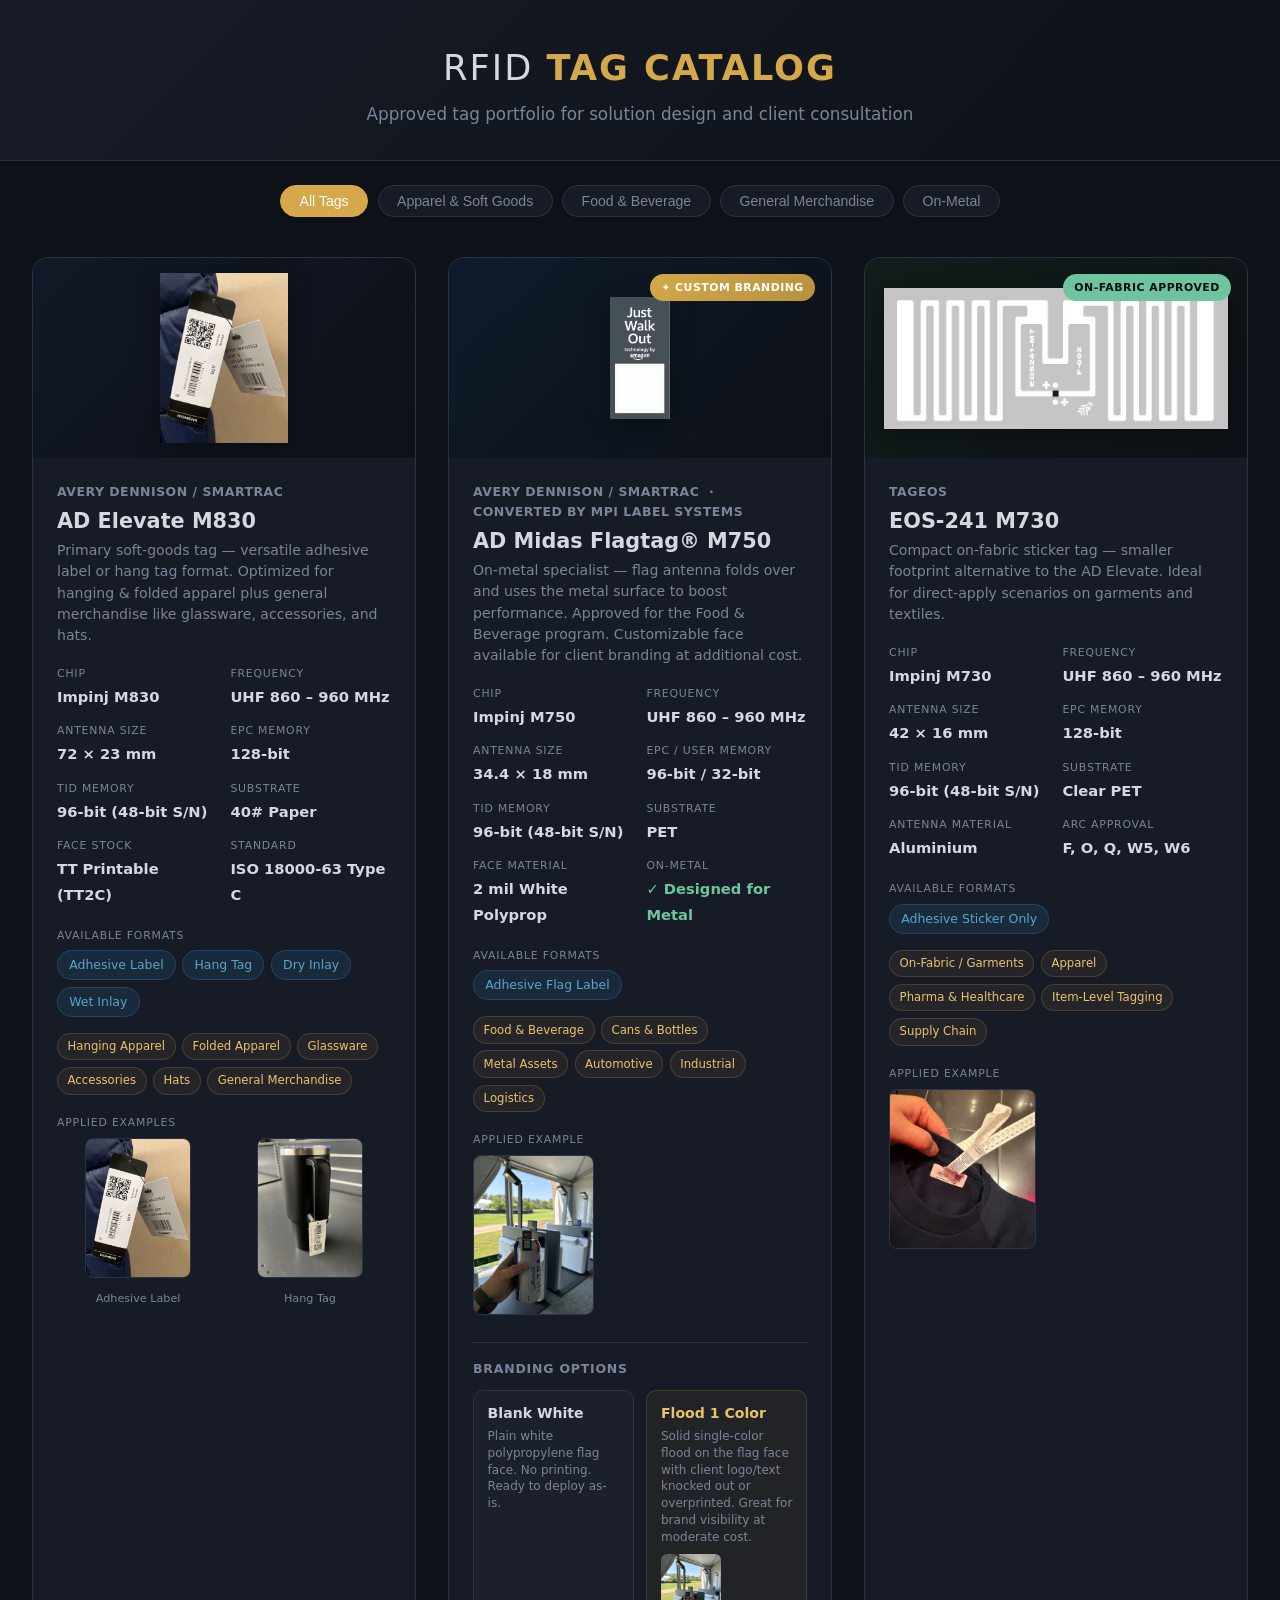
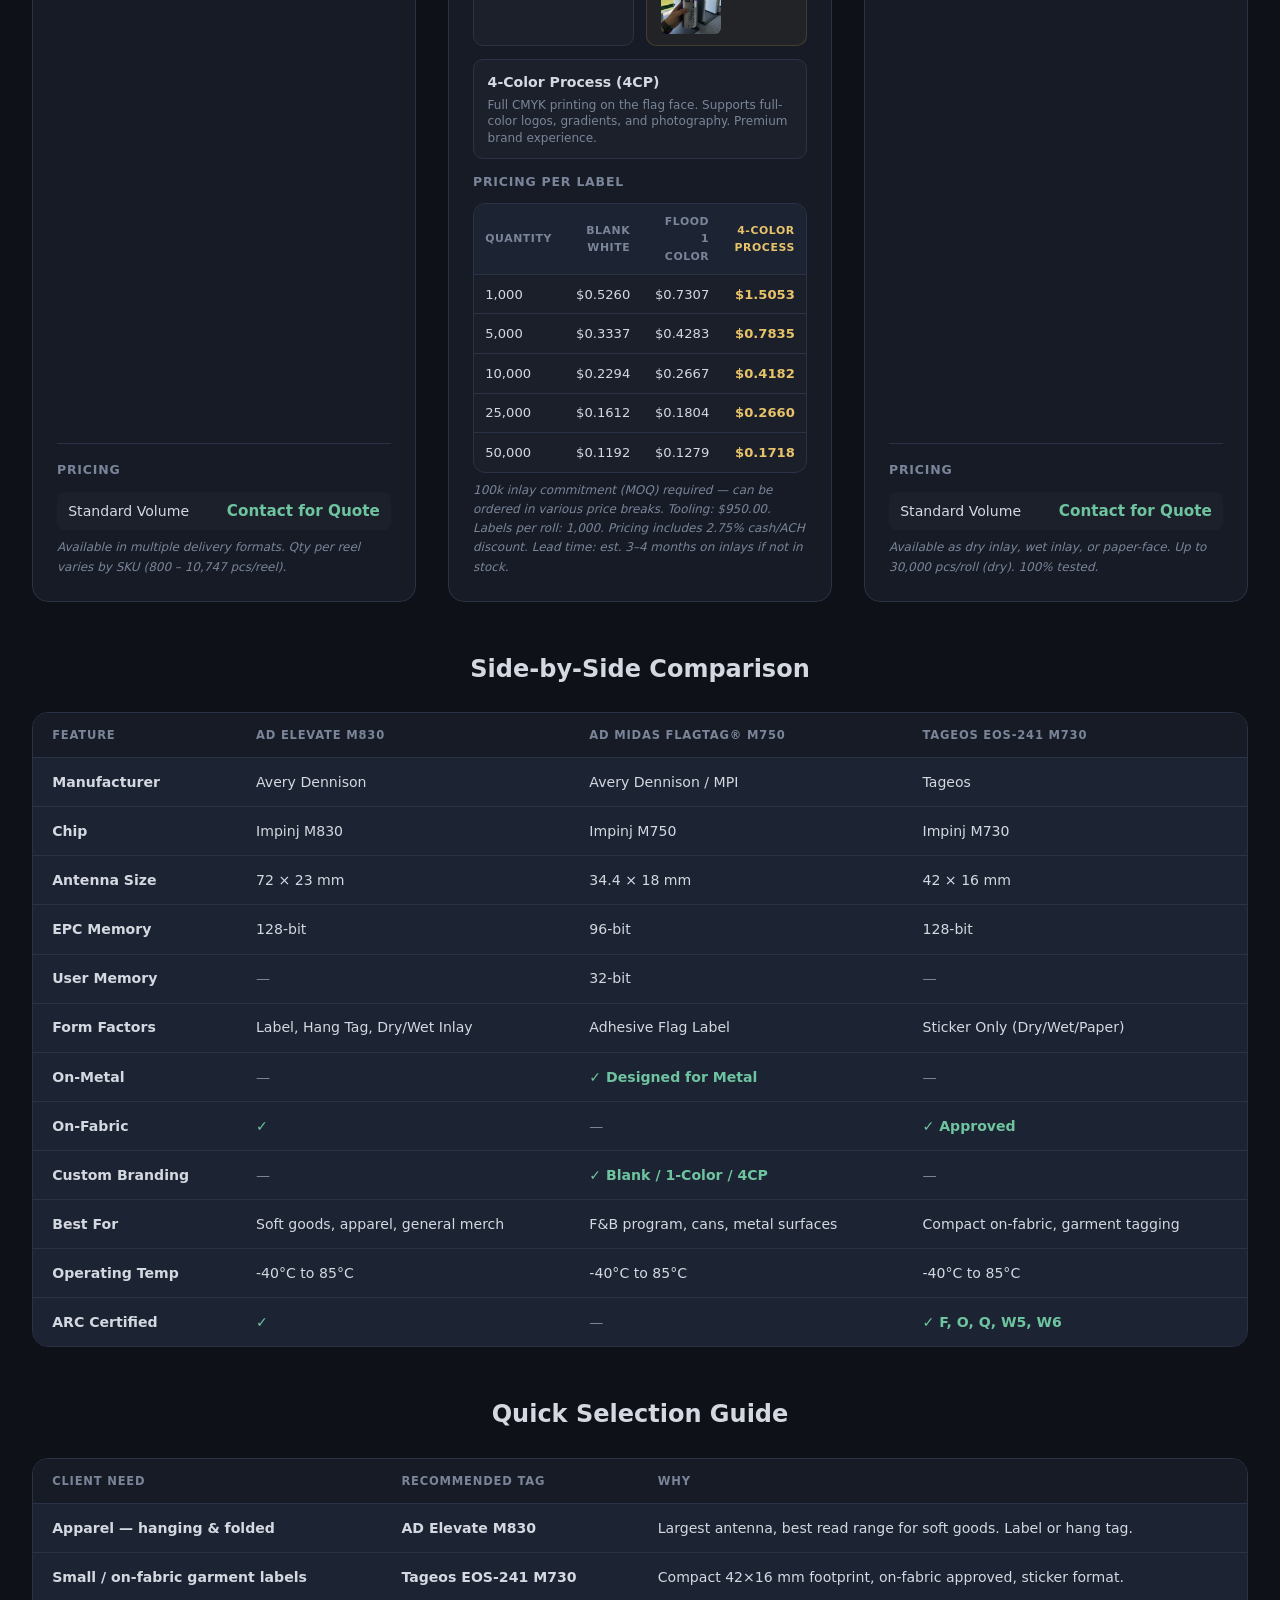
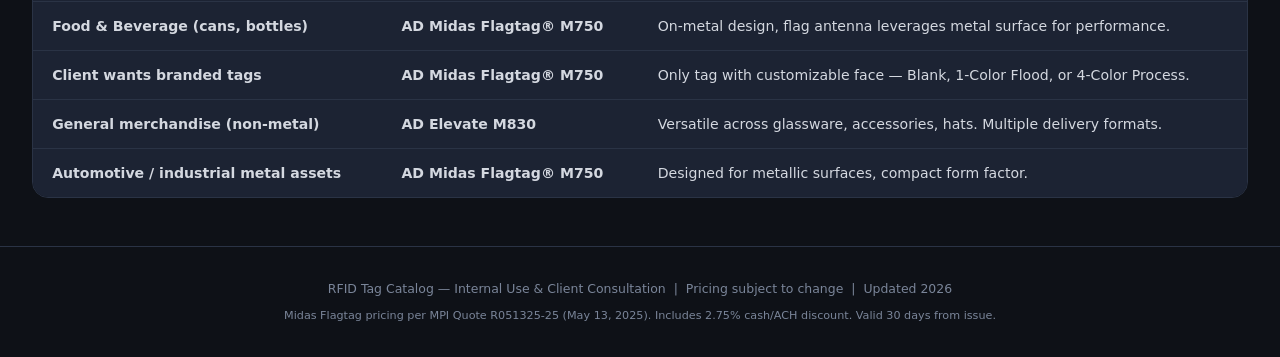
<file: rfid-tag-catalog/index.html>
<!DOCTYPE html>
<html lang="en">
<head>
  <meta charset="UTF-8">
  <meta name="viewport" content="width=device-width, initial-scale=1.0">
  <title>RFID Tag Catalog</title>
  <style>
    :root {
      --primary: #0e1117;
      --accent: #d4a84b;
      --accent-light: #e8c36a;
      --surface: #161b26;
      --surface-light: #1c2333;
      --text: #d4d8e0;
      --text-muted: #7a8599;
      --border: #2a3345;
      --success: #6fc4a0;
      --blue: #5ba4c9;
      --card-radius: 16px;
      --void: #0a0d12;
      --soul: #e8e8f0;
    }
    * { margin: 0; padding: 0; box-sizing: border-box; }
    body {
      font-family: 'Segoe UI', system-ui, -apple-system, sans-serif;
      background: var(--primary); color: var(--text); line-height: 1.6;
    }

    /* Header */
    .header {
      background: linear-gradient(135deg, var(--surface) 0%, var(--primary) 100%);
      border-bottom: 1px solid var(--border);
      padding: 2.5rem 2rem 2rem; text-align: center;
    }
    .header h1 { font-size: 2.2rem; font-weight: 300; letter-spacing: 2px; margin-bottom: 0.3rem; text-transform: uppercase; }
    .header h1 span { color: var(--accent); font-weight: 600; }
    .header p { color: var(--text-muted); font-size: 1.05rem; max-width: 640px; margin: 0 auto; }

    /* Filter */
    .filter-bar { display: flex; justify-content: center; gap: 0.6rem; padding: 1.5rem 2rem; flex-wrap: wrap; }
    .filter-btn {
      background: var(--surface); color: var(--text-muted); border: 1px solid var(--border);
      padding: 0.45rem 1.15rem; border-radius: 999px; cursor: pointer; font-size: 0.88rem;
      transition: all 0.2s ease;
    }
    .filter-btn:hover { border-color: var(--accent); color: var(--text); }
    .filter-btn.active { background: var(--accent); color: #fff; border-color: var(--accent); }

    /* Cards */
    .catalog {
      display: grid; grid-template-columns: repeat(auto-fit, minmax(370px, 1fr));
      gap: 2rem; padding: 1rem 2rem 3rem; max-width: 1320px; margin: 0 auto;
    }
    .card {
      background: var(--surface); border: 1px solid var(--border); border-radius: var(--card-radius);
      overflow: hidden; transition: transform 0.2s ease, box-shadow 0.2s ease;
      display: flex; flex-direction: column;
    }
    .card:hover { transform: translateY(-4px); box-shadow: 0 12px 40px rgba(0,0,0,0.4); }

    .card-visual {
      height: 200px; display: flex; align-items: center; justify-content: center;
      position: relative; overflow: hidden; background: #1a2744;
    }
    .card-visual img {
      max-height: 170px; max-width: 90%; object-fit: contain;
      filter: drop-shadow(0 4px 12px rgba(0,0,0,0.4));
    }
    .card-visual .fallback-icon { font-size: 4.2rem; opacity: 0.85; }

    .badge {
      position: absolute; top: 1rem; right: 1rem;
      color: #fff; font-size: 0.68rem; font-weight: 700; text-transform: uppercase;
      letter-spacing: 0.5px; padding: 0.3rem 0.7rem; border-radius: 999px;
    }
    .badge.brand { background: linear-gradient(135deg, var(--accent), #b8923e); }
    .badge.fabric { background: var(--success); color: var(--void); }
    .badge.metal { background: var(--blue); }

    .card-body { padding: 1.5rem; flex: 1; display: flex; flex-direction: column; }
    .card-body h2 { font-size: 1.3rem; margin-bottom: 0.15rem; }
    .card-mfr { font-size: 0.78rem; color: var(--text-muted); margin-bottom: 0.15rem; font-weight: 600; text-transform: uppercase; letter-spacing: 0.5px; }
    .card-body .subtitle { color: var(--text-muted); font-size: 0.88rem; margin-bottom: 1.2rem; line-height: 1.5; }

    .specs { display: grid; grid-template-columns: 1fr 1fr; gap: 0.8rem; margin-bottom: 1.2rem; }
    .spec-item label {
      display: block; font-size: 0.68rem; text-transform: uppercase;
      letter-spacing: 0.8px; color: var(--text-muted); margin-bottom: 0.1rem;
    }
    .spec-item span { font-size: 0.92rem; font-weight: 600; }

    .form-factors { margin-bottom: 1rem; }
    .form-factors > label { display: block; font-size: 0.68rem; text-transform: uppercase; letter-spacing: 0.8px; color: var(--text-muted); margin-bottom: 0.4rem; }
    .ff-pills { display: flex; gap: 0.4rem; flex-wrap: wrap; }
    .ff-pill {
      background: rgba(52,152,219,0.12); color: var(--blue); font-size: 0.78rem;
      padding: 0.25rem 0.7rem; border-radius: 999px; border: 1px solid rgba(52,152,219,0.25);
    }

    .use-cases { display: flex; flex-wrap: wrap; gap: 0.4rem; margin-bottom: 1.2rem; }
    .use-case-tag {
      background: rgba(212,168,75,0.08); color: var(--accent-light); font-size: 0.73rem;
      padding: 0.22rem 0.6rem; border-radius: 999px; border: 1px solid rgba(212,168,75,0.2);
    }

    /* Pricing */
    .pricing { margin-top: auto; }
    .pricing h3 {
      font-size: 0.78rem; text-transform: uppercase; letter-spacing: 0.8px;
      color: var(--text-muted); margin-bottom: 0.7rem; border-top: 1px solid var(--border); padding-top: 1rem;
    }
    .price-row {
      display: flex; justify-content: space-between; align-items: center;
      padding: 0.45rem 0.7rem; border-radius: 8px; margin-bottom: 0.3rem;
      background: rgba(255,255,255,0.025);
    }
    .price-row:hover { background: rgba(255,255,255,0.05); }
    .price-label { font-size: 0.88rem; }
    .price-value { font-weight: 700; font-size: 0.95rem; color: var(--success); }
    .price-note { font-size: 0.75rem; color: var(--text-muted); margin-top: 0.5rem; font-style: italic; }

    /* Branding pricing table */
    .brand-table-wrap { margin-top: 0.5rem; border: 1px solid var(--border); border-radius: 12px; overflow-x: auto; }
    .brand-table { width: 100%; border-collapse: collapse; font-size: 0.82rem; }
    .brand-table th, .brand-table td { padding: 0.55rem 0.7rem; text-align: right; border-bottom: 1px solid var(--border); }
    .brand-table th { background: var(--surface-light); color: var(--text-muted); font-size: 0.68rem; text-transform: uppercase; letter-spacing: 0.6px; font-weight: 600; }
    .brand-table td:first-child, .brand-table th:first-child { text-align: left; }
    .brand-table tr:last-child td { border-bottom: none; }
    .brand-table td { background: rgba(255,255,255,0.015); }
    .brand-table .col-highlight { color: var(--accent-light); font-weight: 700; }

    /* Comparison */
    .compare-section { max-width: 1320px; margin: 0 auto 3rem; padding: 0 2rem; }
    .compare-section h2 { text-align: center; font-size: 1.5rem; margin-bottom: 1.5rem; }
    .compare-table-wrap { overflow-x: auto; border-radius: var(--card-radius); border: 1px solid var(--border); }
    table.compare { width: 100%; border-collapse: collapse; font-size: 0.88rem; }
    table.compare th, table.compare td { padding: 0.8rem 1.2rem; text-align: left; border-bottom: 1px solid var(--border); }
    table.compare th {
      background: var(--surface); color: var(--text-muted); font-size: 0.72rem;
      text-transform: uppercase; letter-spacing: 0.8px; font-weight: 600; position: sticky; top: 0;
    }
    table.compare td { background: var(--surface-light); }
    table.compare tr:last-child td { border-bottom: none; }
    table.compare td:first-child { font-weight: 600; }
    .check { color: var(--success); font-weight: 700; }
    .no-check { color: var(--text-muted); }

    .footer { text-align: center; padding: 2rem; color: var(--text-muted); font-size: 0.78rem; border-top: 1px solid var(--border); }

    @media print {
      body { background: #fff; color: #222; }
      .card { break-inside: avoid; border: 1px solid #ddd; box-shadow: none; }
      .card:hover { transform: none; }
      .filter-bar { display: none; }
      .header { background: none; border-bottom: 2px solid #222; }
      .header h1 { color: #222; } .header h1 span { color: #b8923e; }
      table.compare th { background: #f5f5f5; } table.compare td { background: #fff; }
    }
    @media (max-width: 480px) {
      .catalog { grid-template-columns: 1fr; padding: 1rem; }
      .header h1 { font-size: 1.6rem; }
      .specs { grid-template-columns: 1fr; }
    }
  </style>
</head>
<body>

<div class="header">
  <h1>RFID <span>Tag Catalog</span></h1>
  <p>Approved tag portfolio for solution design and client consultation</p>
</div>

<div class="filter-bar">
  <button class="filter-btn active" onclick="filterCards('all')">All Tags</button>
  <button class="filter-btn" onclick="filterCards('apparel')">Apparel &amp; Soft Goods</button>
  <button class="filter-btn" onclick="filterCards('fnb')">Food &amp; Beverage</button>
  <button class="filter-btn" onclick="filterCards('merch')">General Merchandise</button>
  <button class="filter-btn" onclick="filterCards('on-metal')">On-Metal</button>
</div>

<div class="catalog" id="catalog">

  <!-- ═══ TAG 1: AD Elevate M830 ═══ -->
  <div class="card" data-categories="apparel,merch">
    <div class="card-visual" style="background: linear-gradient(135deg,#111827,#0e1117);">
      <img src="images/M8 as a sticker.jpg"
           alt="AD Elevate M830 applied to merchandise"
           onerror="this.style.display='none'; this.nextElementSibling.style.display='block';">
      <div class="fallback-icon" style="display:none;">🏷️</div>
    </div>
    <div class="card-body">
      <div class="card-mfr">Avery Dennison / Smartrac</div>
      <h2>AD Elevate M830</h2>
      <p class="subtitle">
        Primary soft-goods tag — versatile adhesive label or hang tag format.
        Optimized for hanging &amp; folded apparel plus general merchandise like glassware, accessories, and hats.
      </p>
      <div class="specs">
        <div class="spec-item"><label>Chip</label><span>Impinj M830</span></div>
        <div class="spec-item"><label>Frequency</label><span>UHF 860 – 960 MHz</span></div>
        <div class="spec-item"><label>Antenna Size</label><span>72 × 23 mm</span></div>
        <div class="spec-item"><label>EPC Memory</label><span>128-bit</span></div>
        <div class="spec-item"><label>TID Memory</label><span>96-bit (48-bit S/N)</span></div>
        <div class="spec-item"><label>Substrate</label><span>40# Paper</span></div>
        <div class="spec-item"><label>Face Stock</label><span>TT Printable (TT2C)</span></div>
        <div class="spec-item"><label>Standard</label><span>ISO 18000-63 Type C</span></div>
      </div>
      <div class="form-factors">
        <label>Available Formats</label>
        <div class="ff-pills">
          <span class="ff-pill">Adhesive Label</span>
          <span class="ff-pill">Hang Tag</span>
          <span class="ff-pill">Dry Inlay</span>
          <span class="ff-pill">Wet Inlay</span>
        </div>
      </div>
      <div class="use-cases">
        <span class="use-case-tag">Hanging Apparel</span>
        <span class="use-case-tag">Folded Apparel</span>
        <span class="use-case-tag">Glassware</span>
        <span class="use-case-tag">Accessories</span>
        <span class="use-case-tag">Hats</span>
        <span class="use-case-tag">General Merchandise</span>
      </div>
      <div style="margin-bottom:1.2rem;">
        <label style="display:block; font-size:0.68rem; text-transform:uppercase; letter-spacing:0.8px; color:var(--text-muted); margin-bottom:0.4rem;">Applied Examples</label>
        <div style="display:flex; gap:0.6rem; flex-wrap:wrap;">
          <div style="flex:1; min-width:120px; text-align:center;">
            <img src="images/M8 as a sticker.jpg" alt="AD Elevate M830 as adhesive sticker"
                 style="max-width:100%; max-height:140px; border-radius:8px; object-fit:cover; border:1px solid var(--border);"
                 onerror="this.parentElement.style.display='none';">
            <div style="font-size:0.7rem; color:var(--text-muted); margin-top:0.3rem;">Adhesive Label</div>
          </div>
          <div style="flex:1; min-width:120px; text-align:center;">
            <img src="images/M8 as a Hang-tag.jpg" alt="AD Elevate M830 as hang tag"
                 style="max-width:100%; max-height:140px; border-radius:8px; object-fit:cover; border:1px solid var(--border);"
                 onerror="this.parentElement.style.display='none';">
            <div style="font-size:0.7rem; color:var(--text-muted); margin-top:0.3rem;">Hang Tag</div>
          </div>
        </div>
      </div>
      <div class="pricing">
        <h3>Pricing</h3>
        <div class="price-row">
          <span class="price-label">Standard Volume</span>
          <span class="price-value">Contact for Quote</span>
        </div>
        <p class="price-note">Available in multiple delivery formats. Qty per reel varies by SKU (800 – 10,747 pcs/reel).</p>
      </div>
    </div>
  </div>

  <!-- ═══ TAG 2: AD Midas Flagtag M750 (customizable) ═══ -->
  <div class="card" data-categories="fnb,on-metal,merch">
    <div class="card-visual" style="background: linear-gradient(135deg,#0f1a2a,#0e1117);">
      <img src="images/JWO_RFIDTag_REG.jpg"
           alt="AD Midas Flagtag M750"
           onerror="this.style.display='none'; this.parentElement.innerHTML='<div class=fallback-icon>🔖</div><span class=badge\ brand>✦ Custom Branding</span>';">
      <span class="badge brand">✦ Custom Branding</span>
    </div>
    <div class="card-body">
      <div class="card-mfr">Avery Dennison / Smartrac &nbsp;·&nbsp; Converted by MPI Label Systems</div>
      <h2>AD Midas Flagtag® M750</h2>
      <p class="subtitle">
        On-metal specialist — flag antenna folds over and uses the metal surface to boost performance.
        Approved for the Food &amp; Beverage program. Customizable face available for client branding at additional cost.
      </p>
      <div class="specs">
        <div class="spec-item"><label>Chip</label><span>Impinj M750</span></div>
        <div class="spec-item"><label>Frequency</label><span>UHF 860 – 960 MHz</span></div>
        <div class="spec-item"><label>Antenna Size</label><span>34.4 × 18 mm</span></div>
        <div class="spec-item"><label>EPC / User Memory</label><span>96-bit / 32-bit</span></div>
        <div class="spec-item"><label>TID Memory</label><span>96-bit (48-bit S/N)</span></div>
        <div class="spec-item"><label>Substrate</label><span>PET</span></div>
        <div class="spec-item"><label>Face Material</label><span>2 mil White Polyprop</span></div>
        <div class="spec-item"><label>On-Metal</label><span class="check">✓ Designed for Metal</span></div>
      </div>
      <div class="form-factors">
        <label>Available Formats</label>
        <div class="ff-pills">
          <span class="ff-pill">Adhesive Flag Label</span>
        </div>
      </div>
      <div class="use-cases">
        <span class="use-case-tag">Food &amp; Beverage</span>
        <span class="use-case-tag">Cans &amp; Bottles</span>
        <span class="use-case-tag">Metal Assets</span>
        <span class="use-case-tag">Automotive</span>
        <span class="use-case-tag">Industrial</span>
        <span class="use-case-tag">Logistics</span>
      </div>
      <div style="margin-bottom:1.2rem;">
        <label style="display:block; font-size:0.68rem; text-transform:uppercase; letter-spacing:0.8px; color:var(--text-muted); margin-bottom:0.4rem;">Applied Example</label>
        <img src="images/example midas.jpg" alt="Midas Flagtag applied to merchandise"
             style="max-width:100%; max-height:160px; border-radius:8px; object-fit:cover; border:1px solid var(--border);"
             onerror="this.parentElement.style.display='none';">
      </div>
      <div class="pricing">
        <h3>Branding Options</h3>
        <div class="brand-tiers-desc">
          <div style="display:flex; gap:0.8rem; margin-bottom:0.8rem; flex-wrap:wrap;">
            <div style="flex:1; min-width:140px; background:rgba(255,255,255,0.025); border-radius:10px; padding:0.7rem 0.85rem; border:1px solid var(--border);">
              <div style="font-weight:700; font-size:0.88rem; margin-bottom:0.2rem;">Blank White</div>
              <div style="font-size:0.75rem; color:var(--text-muted); line-height:1.4;">Plain white polypropylene flag face. No printing. Ready to deploy as-is.</div>
            </div>
            <div style="flex:1; min-width:140px; background:rgba(212,168,75,0.06); border-radius:10px; padding:0.7rem 0.85rem; border:1px solid rgba(212,168,75,0.2);">
              <div style="font-weight:700; font-size:0.88rem; color:var(--accent-light); margin-bottom:0.2rem;">Flood 1 Color</div>
              <div style="font-size:0.75rem; color:var(--text-muted); line-height:1.4;">Solid single-color flood on the flag face with client logo/text knocked out or overprinted. Great for brand visibility at moderate cost.</div>
              <img src="images/example midas.jpg" alt="1-Color Flood Example"
                   style="margin-top:0.5rem; max-width:100%; max-height:80px; border-radius:6px; object-fit:contain; display:block;"
                   onerror="this.style.display='none';">
            </div>
            <div style="flex:1; min-width:140px; background:rgba(255,255,255,0.025); border-radius:10px; padding:0.7rem 0.85rem; border:1px solid var(--border);">
              <div style="font-weight:700; font-size:0.88rem; margin-bottom:0.2rem;">4-Color Process (4CP)</div>
              <div style="font-size:0.75rem; color:var(--text-muted); line-height:1.4;">Full CMYK printing on the flag face. Supports full-color logos, gradients, and photography. Premium brand experience.</div>
            </div>
          </div>
        </div>

        <h3 style="border-top:none; padding-top:0;">Pricing per Label</h3>
        <div class="brand-table-wrap">
          <table class="brand-table">
            <thead>
              <tr>
                <th>Quantity</th>
                <th>Blank White</th>
                <th>Flood 1 Color</th>
                <th class="col-highlight">4-Color Process</th>
              </tr>
            </thead>
            <tbody>
              <tr><td>1,000</td><td>$0.5260</td><td>$0.7307</td><td class="col-highlight">$1.5053</td></tr>
              <tr><td>5,000</td><td>$0.3337</td><td>$0.4283</td><td class="col-highlight">$0.7835</td></tr>
              <tr><td>10,000</td><td>$0.2294</td><td>$0.2667</td><td class="col-highlight">$0.4182</td></tr>
              <tr><td>25,000</td><td>$0.1612</td><td>$0.1804</td><td class="col-highlight">$0.2660</td></tr>
              <tr><td>50,000</td><td>$0.1192</td><td>$0.1279</td><td class="col-highlight">$0.1718</td></tr>
            </tbody>
          </table>
        </div>
        <p class="price-note">
          100k inlay commitment (MOQ) required — can be ordered in various price breaks.
          Tooling: $950.00. Labels per roll: 1,000. Pricing includes 2.75% cash/ACH discount.
          Lead time: est. 3–4 months on inlays if not in stock.
        </p>
      </div>
    </div>
  </div>

  <!-- ═══ TAG 3: Tageos EOS-241 M730 ═══ -->
  <div class="card" data-categories="apparel,merch">
    <div class="card-visual" style="background: linear-gradient(135deg,#121d1a,#0e1117);">
      <img src="images/EOS-241.jpg"
           alt="Tageos EOS-241 M730 Inlay"
           onerror="this.style.display='none'; this.nextElementSibling.style.display='block';">
      <div class="fallback-icon" style="display:none;">📋</div>
      <span class="badge fabric">On-Fabric Approved</span>
    </div>
    <div class="card-body">
      <div class="card-mfr">Tageos</div>
      <h2>EOS-241 M730</h2>
      <p class="subtitle">
        Compact on-fabric sticker tag — smaller footprint alternative to the AD Elevate.
        Ideal for direct-apply scenarios on garments and textiles.
      </p>
      <div class="specs">
        <div class="spec-item"><label>Chip</label><span>Impinj M730</span></div>
        <div class="spec-item"><label>Frequency</label><span>UHF 860 – 960 MHz</span></div>
        <div class="spec-item"><label>Antenna Size</label><span>42 × 16 mm</span></div>
        <div class="spec-item"><label>EPC Memory</label><span>128-bit</span></div>
        <div class="spec-item"><label>TID Memory</label><span>96-bit (48-bit S/N)</span></div>
        <div class="spec-item"><label>Substrate</label><span>Clear PET</span></div>
        <div class="spec-item"><label>Antenna Material</label><span>Aluminium</span></div>
        <div class="spec-item"><label>ARC Approval</label><span>F, O, Q, W5, W6</span></div>
      </div>
      <div class="form-factors">
        <label>Available Formats</label>
        <div class="ff-pills">
          <span class="ff-pill">Adhesive Sticker Only</span>
        </div>
      </div>
      <div class="use-cases">
        <span class="use-case-tag">On-Fabric / Garments</span>
        <span class="use-case-tag">Apparel</span>
        <span class="use-case-tag">Pharma &amp; Healthcare</span>
        <span class="use-case-tag">Item-Level Tagging</span>
        <span class="use-case-tag">Supply Chain</span>
      </div>
      <div style="margin-bottom:1.2rem;">
        <label style="display:block; font-size:0.68rem; text-transform:uppercase; letter-spacing:0.8px; color:var(--text-muted); margin-bottom:0.4rem;">Applied Example</label>
        <img src="images/example EOS-241.jpg" alt="EOS-241 applied to garment"
             style="max-width:100%; max-height:160px; border-radius:8px; object-fit:cover; border:1px solid var(--border);"
             onerror="this.parentElement.style.display='none';">
      </div>
      <div class="pricing">
        <h3>Pricing</h3>
        <div class="price-row">
          <span class="price-label">Standard Volume</span>
          <span class="price-value">Contact for Quote</span>
        </div>
        <p class="price-note">Available as dry inlay, wet inlay, or paper-face. Up to 30,000 pcs/roll (dry). 100% tested.</p>
      </div>
    </div>
  </div>

</div>

<!-- ═══ Comparison Table ═══ -->
<div class="compare-section">
  <h2>Side-by-Side Comparison</h2>
  <div class="compare-table-wrap">
    <table class="compare">
      <thead>
        <tr>
          <th>Feature</th>
          <th>AD Elevate M830</th>
          <th>AD Midas Flagtag® M750</th>
          <th>Tageos EOS-241 M730</th>
        </tr>
      </thead>
      <tbody>
        <tr><td>Manufacturer</td><td>Avery Dennison</td><td>Avery Dennison / MPI</td><td>Tageos</td></tr>
        <tr><td>Chip</td><td>Impinj M830</td><td>Impinj M750</td><td>Impinj M730</td></tr>
        <tr><td>Antenna Size</td><td>72 × 23 mm</td><td>34.4 × 18 mm</td><td>42 × 16 mm</td></tr>
        <tr><td>EPC Memory</td><td>128-bit</td><td>96-bit</td><td>128-bit</td></tr>
        <tr><td>User Memory</td><td class="no-check">—</td><td>32-bit</td><td class="no-check">—</td></tr>
        <tr><td>Form Factors</td><td>Label, Hang Tag, Dry/Wet Inlay</td><td>Adhesive Flag Label</td><td>Sticker Only (Dry/Wet/Paper)</td></tr>
        <tr><td>On-Metal</td><td class="no-check">—</td><td class="check">✓ Designed for Metal</td><td class="no-check">—</td></tr>
        <tr><td>On-Fabric</td><td class="check">✓</td><td class="no-check">—</td><td class="check">✓ Approved</td></tr>
        <tr><td>Custom Branding</td><td class="no-check">—</td><td class="check">✓ Blank / 1-Color / 4CP</td><td class="no-check">—</td></tr>
        <tr><td>Best For</td><td>Soft goods, apparel, general merch</td><td>F&amp;B program, cans, metal surfaces</td><td>Compact on-fabric, garment tagging</td></tr>
        <tr><td>Operating Temp</td><td>-40°C to 85°C</td><td>-40°C to 85°C</td><td>-40°C to 85°C</td></tr>
        <tr><td>ARC Certified</td><td class="check">✓</td><td class="no-check">—</td><td class="check">✓ F, O, Q, W5, W6</td></tr>
      </tbody>
    </table>
  </div>
</div>

<!-- ═══ Quick Selection Guide ═══ -->
<div class="compare-section">
  <h2>Quick Selection Guide</h2>
  <div class="compare-table-wrap">
    <table class="compare">
      <thead>
        <tr><th>Client Need</th><th>Recommended Tag</th><th>Why</th></tr>
      </thead>
      <tbody>
        <tr><td>Apparel — hanging &amp; folded</td><td><strong>AD Elevate M830</strong></td><td>Largest antenna, best read range for soft goods. Label or hang tag.</td></tr>
        <tr><td>Small / on-fabric garment labels</td><td><strong>Tageos EOS-241 M730</strong></td><td>Compact 42×16 mm footprint, on-fabric approved, sticker format.</td></tr>
        <tr><td>Food &amp; Beverage (cans, bottles)</td><td><strong>AD Midas Flagtag® M750</strong></td><td>On-metal design, flag antenna leverages metal surface for performance.</td></tr>
        <tr><td>Client wants branded tags</td><td><strong>AD Midas Flagtag® M750</strong></td><td>Only tag with customizable face — Blank, 1-Color Flood, or 4-Color Process.</td></tr>
        <tr><td>General merchandise (non-metal)</td><td><strong>AD Elevate M830</strong></td><td>Versatile across glassware, accessories, hats. Multiple delivery formats.</td></tr>
        <tr><td>Automotive / industrial metal assets</td><td><strong>AD Midas Flagtag® M750</strong></td><td>Designed for metallic surfaces, compact form factor.</td></tr>
      </tbody>
    </table>
  </div>
</div>

<div class="footer">
  <p>RFID Tag Catalog — Internal Use &amp; Client Consultation &nbsp;|&nbsp; Pricing subject to change &nbsp;|&nbsp; Updated 2026</p>
  <p style="margin-top:0.5rem; font-size:0.7rem;">Midas Flagtag pricing per MPI Quote R051325-25 (May 13, 2025). Includes 2.75% cash/ACH discount. Valid 30 days from issue.</p>
</div>

<script>
  function filterCards(category) {
    const cards = document.querySelectorAll('.card');
    const buttons = document.querySelectorAll('.filter-btn');
    buttons.forEach(btn => btn.classList.remove('active'));
    event.target.classList.add('active');
    cards.forEach(card => {
      if (category === 'all') { card.style.display = ''; return; }
      card.style.display = card.dataset.categories.split(',').includes(category) ? '' : 'none';
    });
  }
</script>

</body>
</html>
</file>
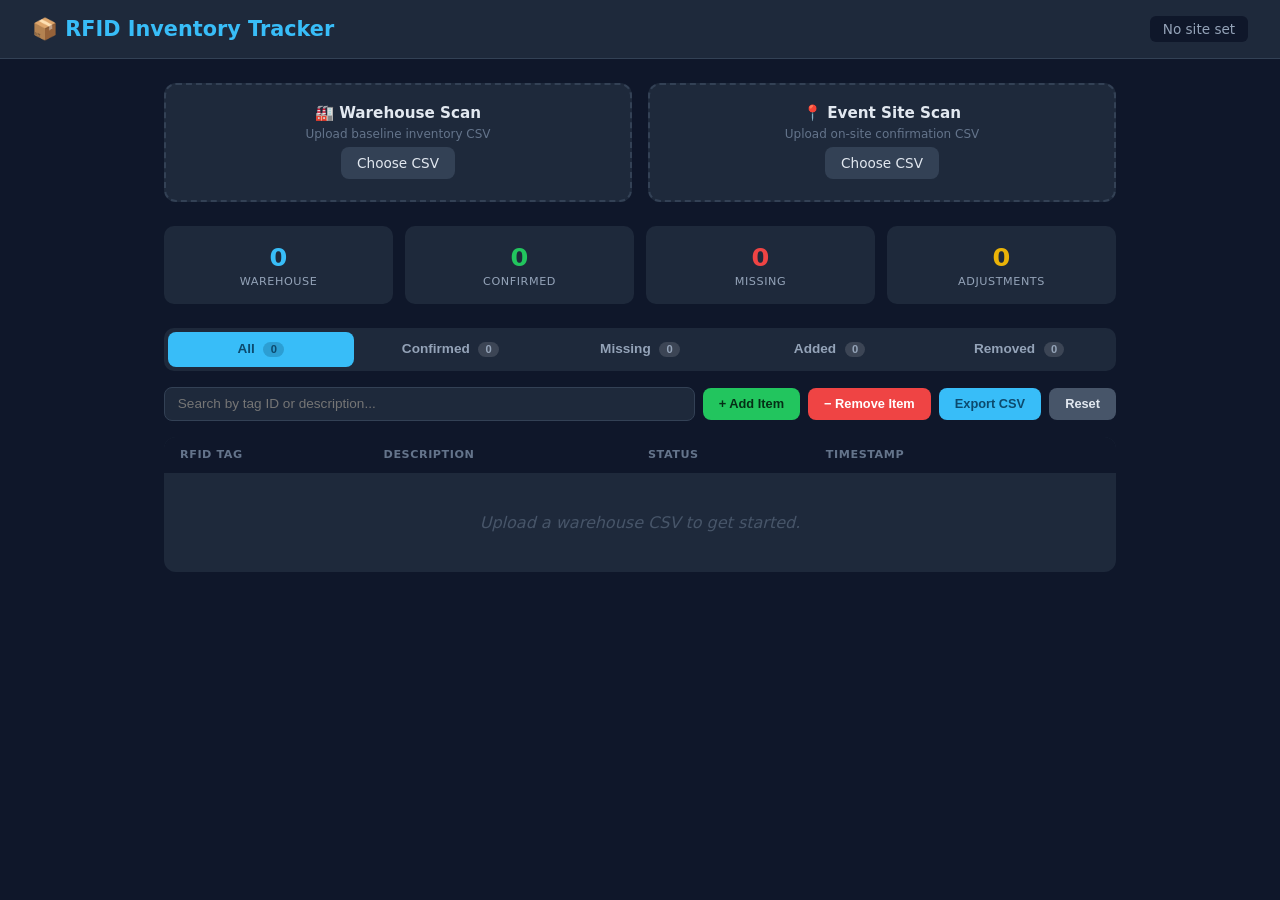
<file: timestamp-dashboard/index.html>
<!DOCTYPE html>
<html lang="en">
<head>
  <meta charset="UTF-8">
  <meta name="viewport" content="width=device-width, initial-scale=1.0">
  <title>RFID Inventory Tracker</title>
  <style>
    * { margin: 0; padding: 0; box-sizing: border-box; }

    body {
      font-family: 'Segoe UI', system-ui, sans-serif;
      background: #0f172a;
      color: #e2e8f0;
      min-height: 100vh;
    }

    header {
      background: #1e293b;
      padding: 1rem 2rem;
      display: flex;
      justify-content: space-between;
      align-items: center;
      border-bottom: 1px solid #334155;
    }
    header h1 { font-size: 1.3rem; color: #38bdf8; }
    header .site-name {
      font-size: 0.85rem;
      color: #94a3b8;
      background: #0f172a;
      padding: 0.3rem 0.8rem;
      border-radius: 6px;
    }

    .container { max-width: 1000px; margin: 0 auto; padding: 1.5rem; }

    /* Upload Section */
    .upload-section {
      display: grid;
      grid-template-columns: 1fr 1fr;
      gap: 1rem;
      margin-bottom: 1.5rem;
    }

    .upload-card {
      background: #1e293b;
      border-radius: 12px;
      padding: 1.2rem;
      text-align: center;
      border: 2px dashed #334155;
      transition: border-color 0.2s;
      position: relative;
    }
    .upload-card:hover { border-color: #38bdf8; }
    .upload-card.loaded { border-color: #22c55e; border-style: solid; }

    .upload-card h3 { font-size: 0.95rem; margin-bottom: 0.3rem; }
    .upload-card p { font-size: 0.75rem; color: #64748b; margin-bottom: 0.8rem; }
    .upload-card .count { font-size: 0.8rem; color: #22c55e; margin-top: 0.5rem; }

    .upload-card input[type="file"] { display: none; }
    .upload-btn {
      background: #334155;
      color: #e2e8f0;
      padding: 0.5rem 1rem;
      border: none;
      border-radius: 8px;
      cursor: pointer;
      font-size: 0.85rem;
    }
    .upload-btn:hover { background: #475569; }

    /* Summary Cards */
    .summary {
      display: grid;
      grid-template-columns: repeat(4, 1fr);
      gap: 0.75rem;
      margin-bottom: 1.5rem;
    }
    .stat-card {
      background: #1e293b;
      border-radius: 10px;
      padding: 1rem;
      text-align: center;
    }
    .stat-card .value { font-size: 1.6rem; font-weight: 700; }
    .stat-card .label { font-size: 0.7rem; color: #94a3b8; text-transform: uppercase; letter-spacing: 0.05em; margin-top: 0.2rem; }
    .stat-card.green .value { color: #22c55e; }
    .stat-card.yellow .value { color: #eab308; }
    .stat-card.red .value { color: #ef4444; }
    .stat-card.blue .value { color: #38bdf8; }

    /* Tabs */
    .tabs {
      display: flex;
      gap: 0.25rem;
      margin-bottom: 1rem;
      background: #1e293b;
      border-radius: 10px;
      padding: 0.25rem;
    }
    .tab {
      flex: 1;
      padding: 0.6rem;
      text-align: center;
      border: none;
      background: transparent;
      color: #94a3b8;
      font-size: 0.85rem;
      font-weight: 600;
      cursor: pointer;
      border-radius: 8px;
      transition: all 0.2s;
    }
    .tab.active { background: #38bdf8; color: #0c4a6e; }
    .tab .badge {
      display: inline-block;
      background: #ffffff22;
      padding: 0.1rem 0.45rem;
      border-radius: 10px;
      font-size: 0.7rem;
      margin-left: 0.3rem;
    }
    .tab.active .badge { background: #0c4a6e44; }

    /* Action Bar */
    .action-bar {
      display: flex;
      gap: 0.5rem;
      margin-bottom: 1rem;
      flex-wrap: wrap;
      align-items: center;
    }
    .search-input {
      flex: 1;
      min-width: 200px;
      background: #1e293b;
      border: 1px solid #334155;
      border-radius: 8px;
      color: #e2e8f0;
      padding: 0.55rem 0.8rem;
      font-size: 0.85rem;
      outline: none;
    }
    .search-input:focus { border-color: #38bdf8; }

    .action-btn {
      padding: 0.55rem 1rem;
      border: none;
      border-radius: 8px;
      font-size: 0.8rem;
      font-weight: 600;
      cursor: pointer;
    }
    .btn-green { background: #22c55e; color: #052e16; }
    .btn-red { background: #ef4444; color: #fff; }
    .btn-blue { background: #38bdf8; color: #0c4a6e; }
    .btn-gray { background: #475569; color: #e2e8f0; }
    .action-btn:hover { opacity: 0.85; }

    /* Table */
    .table-wrap {
      background: #1e293b;
      border-radius: 12px;
      overflow: hidden;
    }
    table { width: 100%; border-collapse: collapse; }
    th {
      background: #0f172a;
      padding: 0.7rem 1rem;
      text-align: left;
      font-size: 0.7rem;
      text-transform: uppercase;
      letter-spacing: 0.05em;
      color: #64748b;
    }
    td {
      padding: 0.65rem 1rem;
      font-size: 0.85rem;
      border-top: 1px solid #0f172a;
    }
    tr:hover td { background: #ffffff06; }

    .status-badge {
      display: inline-block;
      padding: 0.15rem 0.5rem;
      border-radius: 6px;
      font-size: 0.75rem;
      font-weight: 600;
    }
    .badge-confirmed { background: #22c55e22; color: #22c55e; }
    .badge-missing { background: #ef444422; color: #ef4444; }
    .badge-added { background: #38bdf822; color: #38bdf8; }
    .badge-removed { background: #eab30822; color: #eab308; }

    .remove-btn {
      background: transparent;
      border: none;
      color: #f87171;
      cursor: pointer;
      font-size: 1rem;
      padding: 0.2rem 0.4rem;
      border-radius: 4px;
    }
    .remove-btn:hover { background: #7f1d1d33; }

    .empty-state { text-align: center; color: #475569; padding: 2.5rem; font-style: italic; }

    /* Modal */
    .modal-overlay {
      display: none;
      position: fixed;
      inset: 0;
      background: #000000aa;
      z-index: 100;
      justify-content: center;
      align-items: center;
    }
    .modal-overlay.open { display: flex; }
    .modal {
      background: #1e293b;
      border-radius: 14px;
      padding: 1.5rem;
      width: 90%;
      max-width: 420px;
    }
    .modal h3 { margin-bottom: 1rem; font-size: 1rem; }
    .modal .field { margin-bottom: 0.75rem; }
    .modal .field label { display: block; font-size: 0.75rem; color: #94a3b8; margin-bottom: 0.25rem; }
    .modal .field input, .modal .field select {
      width: 100%;
      background: #0f172a;
      border: 1px solid #334155;
      border-radius: 8px;
      color: #e2e8f0;
      padding: 0.5rem 0.7rem;
      font-size: 0.85rem;
      outline: none;
    }
    .modal-actions { display: flex; gap: 0.5rem; justify-content: flex-end; margin-top: 1rem; }

    /* Timestamp log */
    .log-entry {
      font-size: 0.75rem;
      color: #64748b;
      font-variant-numeric: tabular-nums;
    }

    @media (max-width: 640px) {
      .upload-section { grid-template-columns: 1fr; }
      .summary { grid-template-columns: repeat(2, 1fr); }
    }
  </style>
</head>
<body>
  <header>
    <h1>📦 RFID Inventory Tracker</h1>
    <span class="site-name" id="siteLabel">No site set</span>
  </header>

  <div class="container">
    <!-- Upload -->
    <div class="upload-section">
      <div class="upload-card" id="warehouseCard">
        <h3>🏭 Warehouse Scan</h3>
        <p>Upload baseline inventory CSV</p>
        <label class="upload-btn">Choose CSV <input type="file" accept=".csv" id="warehouseFile" onchange="handleUpload('warehouse', this)"></label>
        <div class="count" id="warehouseCount"></div>
      </div>
      <div class="upload-card" id="siteCard">
        <h3>📍 Event Site Scan</h3>
        <p>Upload on-site confirmation CSV</p>
        <label class="upload-btn">Choose CSV <input type="file" accept=".csv" id="siteFile" onchange="handleUpload('site', this)"></label>
        <div class="count" id="siteCount"></div>
      </div>
    </div>

    <!-- Summary -->
    <div class="summary">
      <div class="stat-card blue"><div class="value" id="totalItems">0</div><div class="label">Warehouse</div></div>
      <div class="stat-card green"><div class="value" id="confirmedItems">0</div><div class="label">Confirmed</div></div>
      <div class="stat-card red"><div class="value" id="missingItems">0</div><div class="label">Missing</div></div>
      <div class="stat-card yellow"><div class="value" id="adjustments">0</div><div class="label">Adjustments</div></div>
    </div>

    <!-- Tabs -->
    <div class="tabs">
      <button class="tab active" data-tab="all" onclick="switchTab('all', this)">All <span class="badge" id="badgeAll">0</span></button>
      <button class="tab" data-tab="confirmed" onclick="switchTab('confirmed', this)">Confirmed <span class="badge" id="badgeConfirmed">0</span></button>
      <button class="tab" data-tab="missing" onclick="switchTab('missing', this)">Missing <span class="badge" id="badgeMissing">0</span></button>
      <button class="tab" data-tab="added" onclick="switchTab('added', this)">Added <span class="badge" id="badgeAdded">0</span></button>
      <button class="tab" data-tab="removed" onclick="switchTab('removed', this)">Removed <span class="badge" id="badgeRemoved">0</span></button>
    </div>

    <!-- Actions -->
    <div class="action-bar">
      <input class="search-input" type="text" placeholder="Search by tag ID or description..." id="searchInput" oninput="render()">
      <button class="action-btn btn-green" onclick="openModal('add')">+ Add Item</button>
      <button class="action-btn btn-red" onclick="openModal('remove')">− Remove Item</button>
      <button class="action-btn btn-blue" onclick="exportCSV()">Export CSV</button>
      <button class="action-btn btn-gray" onclick="resetAll()">Reset</button>
    </div>

    <!-- Table -->
    <div class="table-wrap">
      <table>
        <thead>
          <tr>
            <th>RFID Tag</th>
            <th>Description</th>
            <th>Status</th>
            <th>Timestamp</th>
            <th></th>
          </tr>
        </thead>
        <tbody id="tableBody"></tbody>
      </table>
      <div class="empty-state" id="emptyState" style="display:none;">Upload a warehouse CSV to get started.</div>
    </div>
  </div>

  <!-- Add/Remove Modal -->
  <div class="modal-overlay" id="modalOverlay" onclick="if(event.target===this)closeModal()">
    <div class="modal">
      <h3 id="modalTitle">Add Item</h3>
      <div class="field">
        <label>RFID Tag ID</label>
        <input type="text" id="modalTag" placeholder="e.g. E200-3411-B802-0116">
      </div>
      <div class="field">
        <label>Description (optional)</label>
        <input type="text" id="modalDesc" placeholder="e.g. Black T-Shirt XL">
      </div>
      <div class="field" id="reasonField">
        <label>Reason</label>
        <select id="modalReason">
          <option value="Moved from another site">Moved from another site</option>
          <option value="New merchandise">New merchandise</option>
          <option value="Returned item">Returned item</option>
          <option value="Moved to another site">Moved to another site</option>
          <option value="Damaged">Damaged</option>
          <option value="Sold">Sold</option>
          <option value="Other">Other</option>
        </select>
      </div>
      <div class="modal-actions">
        <button class="action-btn btn-gray" onclick="closeModal()">Cancel</button>
        <button class="action-btn btn-green" id="modalSubmit" onclick="submitModal()">Add</button>
      </div>
    </div>
  </div>

  <script>
    // ── State ──
    let state = JSON.parse(localStorage.getItem('rfid_state') || 'null') || {
      warehouseItems: [],   // { tag, description }
      siteItems: [],        // { tag, description }
      adjustments: [],      // { tag, description, type: 'added'|'removed', reason, timestamp }
    };
    let currentTab = 'all';
    let modalMode = 'add';

    function save() { localStorage.setItem('rfid_state', JSON.stringify(state)); }
    function now() { return new Date().toLocaleString(); }

    // ── CSV Parsing ──
    function parseCSV(text) {
      const lines = text.trim().split('\n');
      if (lines.length === 0) return [];

      // Detect delimiter
      const delim = lines[0].includes('\t') ? '\t' : ',';
      const headers = lines[0].split(delim).map(h => h.trim().replace(/^"|"$/g, '').toLowerCase());

      // Try to find tag and description columns
      const tagCol = headers.findIndex(h => /tag|rfid|epc|id|barcode|sku/i.test(h));
      const descCol = headers.findIndex(h => /desc|name|item|product|title/i.test(h));

      const items = [];
      for (let i = 1; i < lines.length; i++) {
        const cols = lines[i].split(delim).map(c => c.trim().replace(/^"|"$/g, ''));
        if (cols.length === 0 || !cols[0]) continue;

        const tag = tagCol >= 0 ? cols[tagCol] : cols[0];
        const description = descCol >= 0 ? cols[descCol] : (cols[1] || '');
        if (tag) items.push({ tag: tag.toUpperCase(), description });
      }
      return items;
    }

    function handleUpload(type, input) {
      const file = input.files[0];
      if (!file) return;

      const reader = new FileReader();
      reader.onload = function(e) {
        const items = parseCSV(e.target.result);
        if (type === 'warehouse') {
          state.warehouseItems = items;
          document.getElementById('warehouseCard').classList.add('loaded');
          document.getElementById('warehouseCount').textContent = `✓ ${items.length} items loaded`;
        } else {
          state.siteItems = items;
          document.getElementById('siteCard').classList.add('loaded');
          document.getElementById('siteCount').textContent = `✓ ${items.length} items scanned`;
        }
        save();
        render();
      };
      reader.readAsText(file);
    }

    // ── Build unified inventory view ──
    function getInventory() {
      const map = new Map(); // tag -> { tag, description, status, timestamp }

      // Warehouse baseline
      state.warehouseItems.forEach(item => {
        map.set(item.tag, { tag: item.tag, description: item.description, status: 'missing', timestamp: '' });
      });

      // Site confirmation
      state.siteItems.forEach(item => {
        if (map.has(item.tag)) {
          map.get(item.tag).status = 'confirmed';
        } else {
          // Scanned on site but not in warehouse — treat as confirmed
          map.set(item.tag, { tag: item.tag, description: item.description, status: 'confirmed', timestamp: '' });
        }
      });

      // Adjustments (applied in order)
      state.adjustments.forEach(adj => {
        if (adj.type === 'added') {
          map.set(adj.tag, {
            tag: adj.tag,
            description: adj.description || map.get(adj.tag)?.description || '',
            status: 'added',
            timestamp: adj.timestamp,
            reason: adj.reason
          });
        } else if (adj.type === 'removed') {
          if (map.has(adj.tag)) {
            map.get(adj.tag).status = 'removed';
            map.get(adj.tag).timestamp = adj.timestamp;
            map.get(adj.tag).reason = adj.reason;
          } else {
            map.set(adj.tag, {
              tag: adj.tag,
              description: adj.description || '',
              status: 'removed',
              timestamp: adj.timestamp,
              reason: adj.reason
            });
          }
        }
      });

      return Array.from(map.values());
    }

    // ── Render ──
    function render() {
      const inventory = getInventory();
      const search = document.getElementById('searchInput').value.toLowerCase();

      // Filter
      let filtered = inventory;
      if (currentTab !== 'all') {
        filtered = filtered.filter(i => i.status === currentTab);
      }
      if (search) {
        filtered = filtered.filter(i =>
          i.tag.toLowerCase().includes(search) ||
          (i.description && i.description.toLowerCase().includes(search))
        );
      }

      // Summary counts
      const confirmed = inventory.filter(i => i.status === 'confirmed').length;
      const missing = inventory.filter(i => i.status === 'missing').length;
      const added = inventory.filter(i => i.status === 'added').length;
      const removed = inventory.filter(i => i.status === 'removed').length;

      document.getElementById('totalItems').textContent = state.warehouseItems.length;
      document.getElementById('confirmedItems').textContent = confirmed;
      document.getElementById('missingItems').textContent = missing;
      document.getElementById('adjustments').textContent = state.adjustments.length;

      // Badges
      document.getElementById('badgeAll').textContent = inventory.length;
      document.getElementById('badgeConfirmed').textContent = confirmed;
      document.getElementById('badgeMissing').textContent = missing;
      document.getElementById('badgeAdded').textContent = added;
      document.getElementById('badgeRemoved').textContent = removed;

      // Table
      const tbody = document.getElementById('tableBody');
      const empty = document.getElementById('emptyState');

      if (filtered.length === 0) {
        tbody.innerHTML = '';
        empty.style.display = 'block';
        empty.textContent = inventory.length === 0
          ? 'Upload a warehouse CSV to get started.'
          : 'No items match the current filter.';
        return;
      }

      empty.style.display = 'none';
      tbody.innerHTML = filtered.map(item => `
        <tr>
          <td style="font-family:monospace;font-size:0.8rem;">${item.tag}</td>
          <td>${item.description || '—'}</td>
          <td><span class="status-badge badge-${item.status}">${item.status}</span></td>
          <td class="log-entry">${item.timestamp || '—'}${item.reason ? '<br><span style="color:#94a3b8">'+item.reason+'</span>' : ''}</td>
          <td>${(item.status === 'added' || item.status === 'removed')
            ? `<button class="remove-btn" onclick="undoAdjustment('${item.tag}')" title="Undo adjustment">↩</button>`
            : ''}</td>
        </tr>
      `).join('');
    }

    // ── Tabs ──
    function switchTab(tab, el) {
      currentTab = tab;
      document.querySelectorAll('.tab').forEach(t => t.classList.remove('active'));
      el.classList.add('active');
      render();
    }

    // ── Modal ──
    function openModal(mode) {
      modalMode = mode;
      document.getElementById('modalTitle').textContent = mode === 'add' ? 'Add Item to Site' : 'Remove Item from Site';
      document.getElementById('modalSubmit').textContent = mode === 'add' ? 'Add' : 'Remove';
      document.getElementById('modalSubmit').className = mode === 'add' ? 'action-btn btn-green' : 'action-btn btn-red';
      document.getElementById('modalTag').value = '';
      document.getElementById('modalDesc').value = '';

      // Set relevant reason options
      const sel = document.getElementById('modalReason');
      if (mode === 'add') {
        sel.innerHTML = `
          <option value="Moved from another site">Moved from another site</option>
          <option value="New merchandise">New merchandise</option>
          <option value="Returned item">Returned item</option>
          <option value="Other">Other</option>`;
      } else {
        sel.innerHTML = `
          <option value="Moved to another site">Moved to another site</option>
          <option value="Damaged">Damaged</option>
          <option value="Sold">Sold</option>
          <option value="Other">Other</option>`;
      }

      document.getElementById('modalOverlay').classList.add('open');
      document.getElementById('modalTag').focus();
    }

    function closeModal() {
      document.getElementById('modalOverlay').classList.remove('open');
    }

    function submitModal() {
      const tag = document.getElementById('modalTag').value.trim().toUpperCase();
      if (!tag) { alert('Please enter an RFID tag ID.'); return; }

      const desc = document.getElementById('modalDesc').value.trim();
      const reason = document.getElementById('modalReason').value;

      state.adjustments.push({
        tag,
        description: desc,
        type: modalMode === 'add' ? 'added' : 'removed',
        reason,
        timestamp: now()
      });

      save();
      closeModal();
      render();
    }

    function undoAdjustment(tag) {
      // Remove the last adjustment for this tag
      for (let i = state.adjustments.length - 1; i >= 0; i--) {
        if (state.adjustments[i].tag === tag) {
          state.adjustments.splice(i, 1);
          break;
        }
      }
      save();
      render();
    }

    // ── Export ──
    function exportCSV() {
      const inventory = getInventory();
      if (inventory.length === 0) { alert('Nothing to export.'); return; }

      let csv = 'RFID Tag,Description,Status,Timestamp,Reason\n';
      inventory.forEach(item => {
        csv += `"${item.tag}","${item.description || ''}","${item.status}","${item.timestamp || ''}","${item.reason || ''}"\n`;
      });

      const blob = new Blob([csv], { type: 'text/csv' });
      const url = URL.createObjectURL(blob);
      const a = document.createElement('a');
      a.href = url;
      a.download = `inventory-${new Date().toISOString().slice(0,10)}.csv`;
      a.click();
      URL.revokeObjectURL(url);
    }

    // ── Reset ──
    function resetAll() {
      if (!confirm('This will clear all data. Are you sure?')) return;
      state = { warehouseItems: [], siteItems: [], adjustments: [] };
      save();
      document.getElementById('warehouseCard').classList.remove('loaded');
      document.getElementById('siteCard').classList.remove('loaded');
      document.getElementById('warehouseCount').textContent = '';
      document.getElementById('siteCount').textContent = '';
      render();
    }

    // ── Init ──
    if (state.warehouseItems.length > 0) {
      document.getElementById('warehouseCard').classList.add('loaded');
      document.getElementById('warehouseCount').textContent = `✓ ${state.warehouseItems.length} items loaded`;
    }
    if (state.siteItems.length > 0) {
      document.getElementById('siteCard').classList.add('loaded');
      document.getElementById('siteCount').textContent = `✓ ${state.siteItems.length} items scanned`;
    }
    render();
  </script>
</body>
</html>
</file>
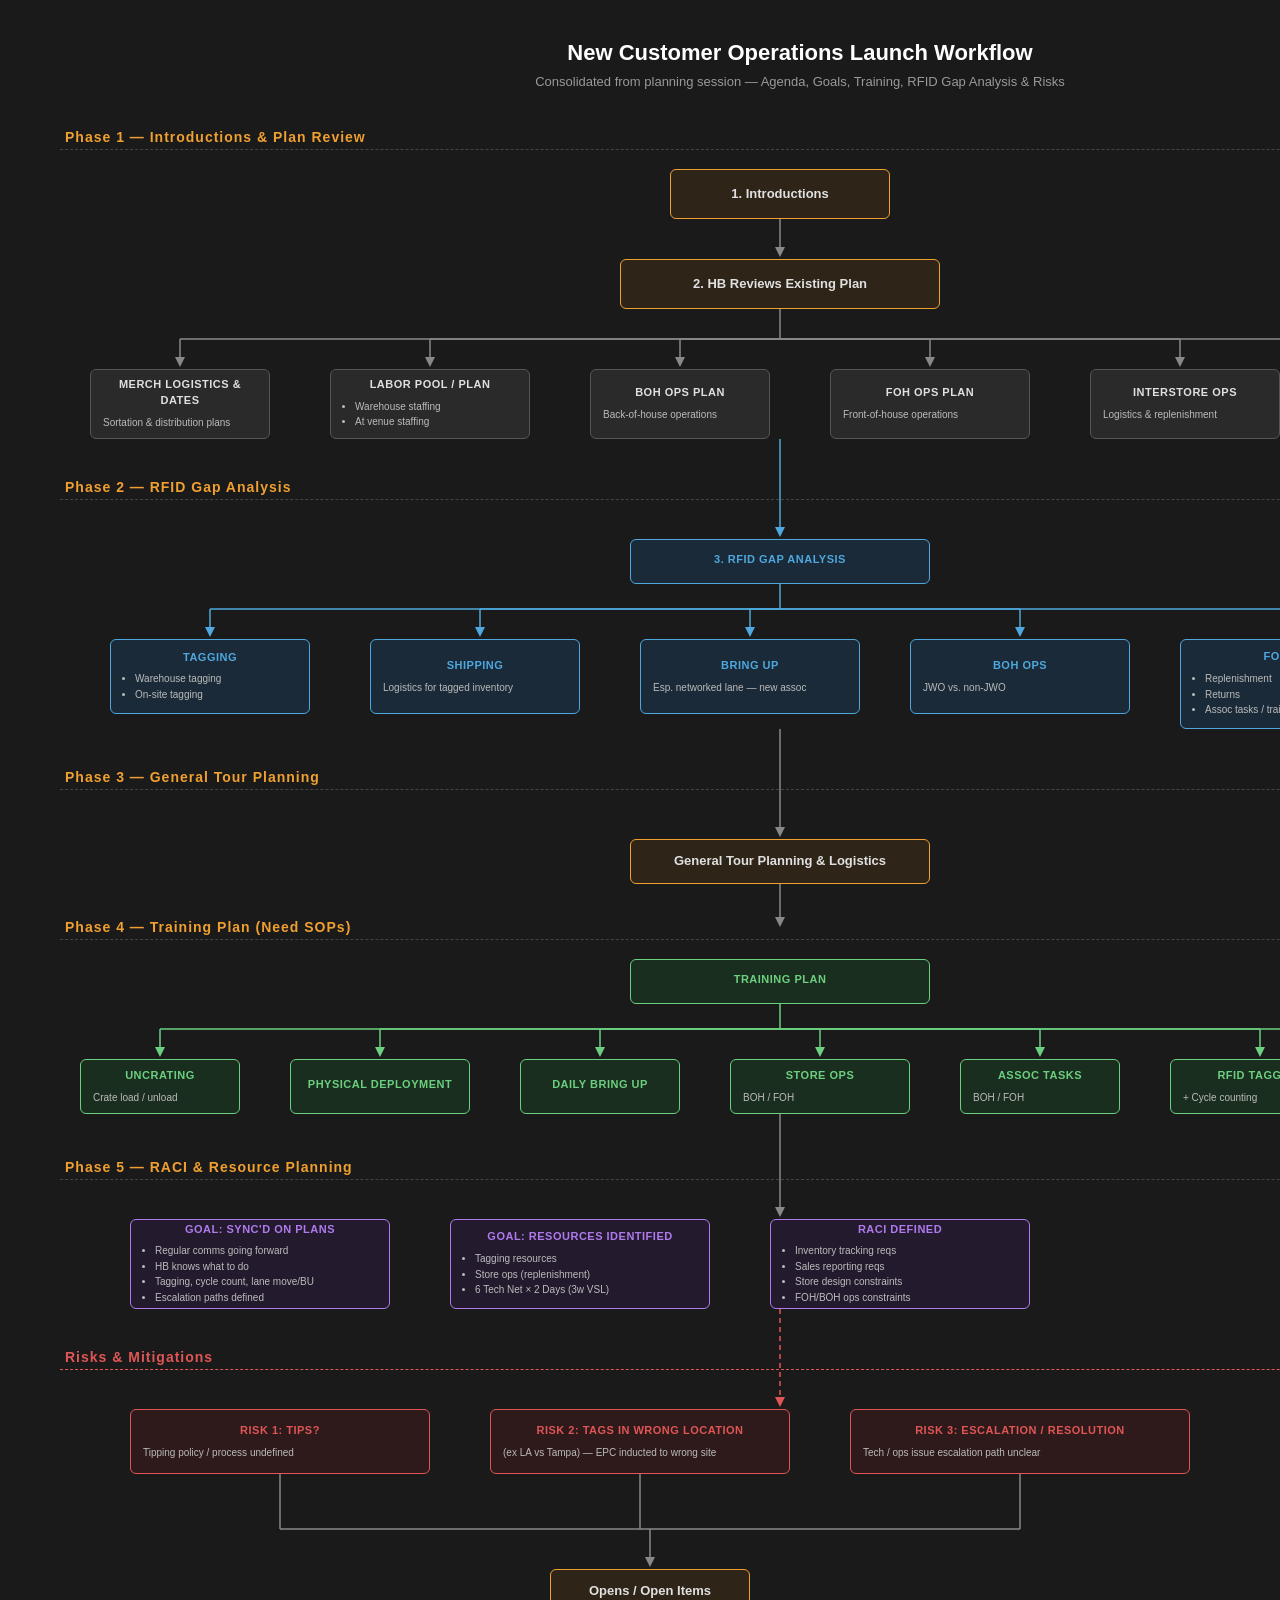
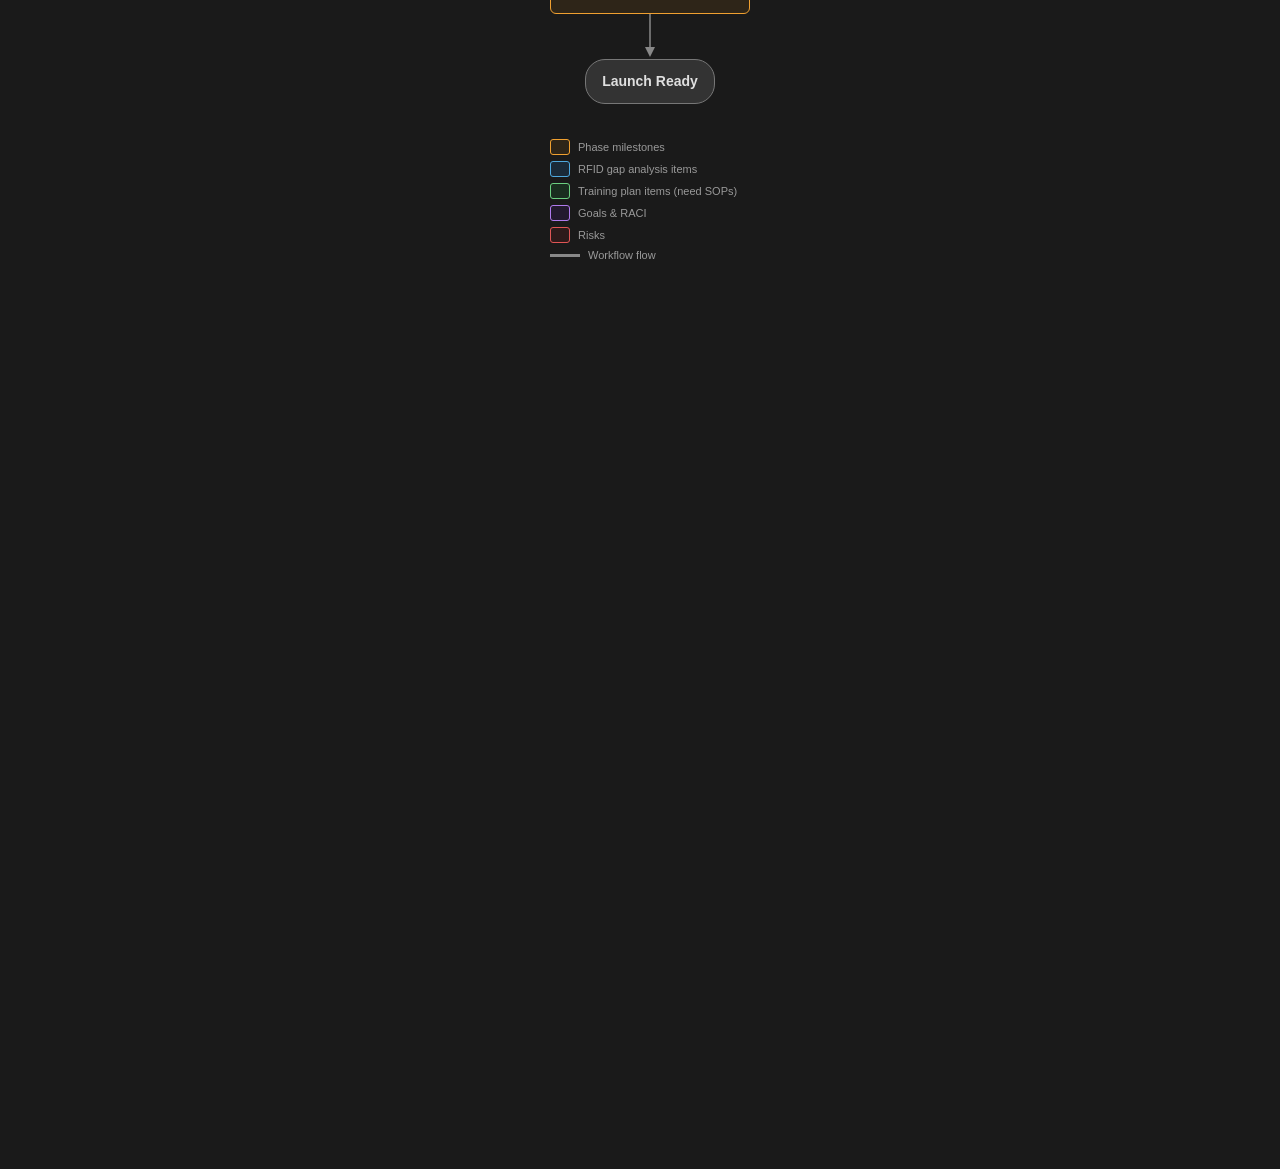
<file: new-customer-ops-workflow.html>
<!DOCTYPE html>
<html lang="en">
<head>
<meta charset="UTF-8">
<meta name="viewport" content="width=device-width, initial-scale=1.0">
<title>New Customer Operations Launch Workflow</title>
<style>
  * { margin: 0; padding: 0; box-sizing: border-box; }
  body {
    background: #1a1a1a;
    color: #e0e0e0;
    font-family: 'Segoe UI', Arial, sans-serif;
    font-size: 12px;
    padding: 40px;
    min-width: 1600px;
  }
  h1 {
    text-align: center;
    font-size: 22px;
    margin-bottom: 8px;
    color: #fff;
    font-weight: 600;
  }
  .subtitle {
    text-align: center;
    font-size: 13px;
    color: #999;
    margin-bottom: 40px;
  }
  .workflow {
    position: relative;
    width: 1500px;
    margin: 0 auto;
  }

  /* Phase labels */
  .phase-label {
    position: absolute;
    font-size: 11px;
    font-weight: 700;
    color: #f0a030;
    text-transform: uppercase;
    letter-spacing: 1px;
  }

  /* Boxes */
  .box {
    position: absolute;
    background: #2a2a2a;
    border: 1px solid #555;
    border-radius: 6px;
    padding: 10px 12px;
    text-align: center;
    font-size: 11px;
    line-height: 1.45;
    display: flex;
    align-items: center;
    justify-content: center;
    flex-direction: column;
  }
  .box.phase {
    border-color: #f0a030;
    background: #2e2518;
    font-weight: 600;
    font-size: 13px;
  }
  .box.rfid {
    border-color: #4ea8de;
    background: #1a2a38;
  }
  .box.training {
    border-color: #6bcf7f;
    background: #1a2e1f;
  }
  .box.risk {
    border-color: #e05555;
    background: #2e1a1a;
  }
  .box.goal {
    border-color: #b07aed;
    background: #231a2e;
  }
  .box.launch {
    background: #333;
    border-radius: 20px;
    border-color: #777;
    font-weight: 600;
    font-size: 14px;
  }
  .box-title {
    font-weight: 700;
    font-size: 11px;
    margin-bottom: 4px;
    text-transform: uppercase;
    letter-spacing: 0.5px;
  }
  .box .sub {
    font-size: 10px;
    color: #bbb;
    margin-top: 3px;
    text-align: left;
    width: 100%;
  }
  .box .sub li {
    margin-left: 12px;
    margin-bottom: 1px;
  }

  /* SVG arrows */
  svg.arrows {
    position: absolute;
    top: 0;
    left: 0;
    width: 100%;
    height: 100%;
    pointer-events: none;
  }
  .arrow-line {
    stroke: #888;
    stroke-width: 1.5;
    fill: none;
  }
  .arrow-line.rfid { stroke: #4ea8de; }
  .arrow-line.training { stroke: #6bcf7f; }
  .arrow-line.risk { stroke: #e05555; stroke-dasharray: 5,4; }
  .arrow-head { fill: #888; }
  .arrow-head.rfid { fill: #4ea8de; }
  .arrow-head.training { fill: #6bcf7f; }

  /* Section dividers */
  .section-divider {
    position: absolute;
    width: 1480px;
    left: 10px;
    border-top: 1px dashed #444;
  }
  .section-title {
    position: absolute;
    left: 15px;
    font-size: 14px;
    font-weight: 700;
    color: #f0a030;
    letter-spacing: 1px;
  }
</style>
</head>
<body>

<h1>New Customer Operations Launch Workflow</h1>
<p class="subtitle">Consolidated from planning session — Agenda, Goals, Training, RFID Gap Analysis &amp; Risks</p>

<div class="workflow" style="height: 2600px;">

  <!-- ============================================ -->
  <!-- PHASE 1: INTRODUCTIONS & PLAN REVIEW        -->
  <!-- ============================================ -->
  <div class="section-title" style="top: 0px;">Phase 1 — Introductions &amp; Plan Review</div>
  <div class="section-divider" style="top: 20px;"></div>

  <div class="box phase" style="top: 40px; left: 620px; width: 220px; height: 50px;">
    1. Introductions
  </div>

  <!-- Arrow down -->
  <svg class="arrows"><line class="arrow-line" x1="730" y1="90" x2="730" y2="120"/><polygon class="arrow-head" points="725,118 730,128 735,118"/></svg>

  <div class="box phase" style="top: 130px; left: 570px; width: 320px; height: 50px;">
    2. HB Reviews Existing Plan
  </div>

  <!-- Fan out from HB Review to sub-items -->
  <svg class="arrows">
    <!-- Center down then fan -->
    <line class="arrow-line" x1="730" y1="180" x2="730" y2="210"/>
    <line class="arrow-line" x1="730" y1="210" x2="130" y2="210"/>
    <line class="arrow-line" x1="730" y1="210" x2="380" y2="210"/>
    <line class="arrow-line" x1="730" y1="210" x2="630" y2="210"/>
    <line class="arrow-line" x1="730" y1="210" x2="880" y2="210"/>
    <line class="arrow-line" x1="730" y1="210" x2="1130" y2="210"/>
    <line class="arrow-line" x1="730" y1="210" x2="1350" y2="210"/>
    <!-- Down arrows -->
    <line class="arrow-line" x1="130" y1="210" x2="130" y2="230"/><polygon class="arrow-head" points="125,228 130,238 135,228"/>
    <line class="arrow-line" x1="380" y1="210" x2="380" y2="230"/><polygon class="arrow-head" points="375,228 380,238 385,228"/>
    <line class="arrow-line" x1="630" y1="210" x2="630" y2="230"/><polygon class="arrow-head" points="625,228 630,238 635,228"/>
    <line class="arrow-line" x1="880" y1="210" x2="880" y2="230"/><polygon class="arrow-head" points="875,228 880,238 885,228"/>
    <line class="arrow-line" x1="1130" y1="210" x2="1130" y2="230"/><polygon class="arrow-head" points="1125,228 1130,238 1135,228"/>
    <line class="arrow-line" x1="1350" y1="210" x2="1350" y2="230"/><polygon class="arrow-head" points="1345,228 1350,238 1355,228"/>
  </svg>

  <div class="box" style="top: 240px; left: 40px; width: 180px; height: 70px;">
    <div class="box-title">Merch Logistics &amp; Dates</div>
    <div class="sub">Sortation &amp; distribution plans</div>
  </div>
  <div class="box" style="top: 240px; left: 280px; width: 200px; height: 70px;">
    <div class="box-title">Labor Pool / Plan</div>
    <ul class="sub"><li>Warehouse staffing</li><li>At venue staffing</li></ul>
  </div>
  <div class="box" style="top: 240px; left: 540px; width: 180px; height: 70px;">
    <div class="box-title">BOH Ops Plan</div>
    <div class="sub">Back-of-house operations</div>
  </div>
  <div class="box" style="top: 240px; left: 780px; width: 200px; height: 70px;">
    <div class="box-title">FOH Ops Plan</div>
    <div class="sub">Front-of-house operations</div>
  </div>
  <div class="box" style="top: 240px; left: 1040px; width: 190px; height: 70px;">
    <div class="box-title">Interstore Ops</div>
    <div class="sub">Logistics &amp; replenishment</div>
  </div>
  <div class="box" style="top: 240px; left: 1270px; width: 170px; height: 70px;">
    <div class="box-title">Reporting Reqs</div>
    <ul class="sub"><li>Inventory tracking</li><li>Sales reporting</li></ul>
  </div>

  <!-- ============================================ -->
  <!-- PHASE 2: RFID GAP ANALYSIS                  -->
  <!-- ============================================ -->
  <div class="section-title" style="top: 350px;">Phase 2 — RFID Gap Analysis</div>
  <div class="section-divider" style="top: 370px;"></div>

  <!-- Converge arrow -->
  <svg class="arrows">
    <line class="arrow-line rfid" x1="730" y1="310" x2="730" y2="400"/>
    <polygon class="arrow-head rfid" points="725,398 730,408 735,398"/>
  </svg>

  <div class="box rfid" style="top: 410px; left: 580px; width: 300px; height: 45px;">
    <div class="box-title" style="color: #4ea8de;">3. RFID Gap Analysis</div>
  </div>

  <!-- Fan out to RFID sub-items -->
  <svg class="arrows">
    <line class="arrow-line rfid" x1="730" y1="455" x2="730" y2="480"/>
    <line class="arrow-line rfid" x1="730" y1="480" x2="160" y2="480"/>
    <line class="arrow-line rfid" x1="730" y1="480" x2="430" y2="480"/>
    <line class="arrow-line rfid" x1="730" y1="480" x2="700" y2="480"/>
    <line class="arrow-line rfid" x1="730" y1="480" x2="970" y2="480"/>
    <line class="arrow-line rfid" x1="730" y1="480" x2="1240" y2="480"/>
    <!-- Down arrows -->
    <line class="arrow-line rfid" x1="160" y1="480" x2="160" y2="500"/><polygon class="arrow-head rfid" points="155,498 160,508 165,498"/>
    <line class="arrow-line rfid" x1="430" y1="480" x2="430" y2="500"/><polygon class="arrow-head rfid" points="425,498 430,508 435,498"/>
    <line class="arrow-line rfid" x1="700" y1="480" x2="700" y2="500"/><polygon class="arrow-head rfid" points="695,498 700,508 705,498"/>
    <line class="arrow-line rfid" x1="970" y1="480" x2="970" y2="500"/><polygon class="arrow-head rfid" points="965,498 970,508 975,498"/>
    <line class="arrow-line rfid" x1="1240" y1="480" x2="1240" y2="500"/><polygon class="arrow-head rfid" points="1235,498 1240,508 1245,498"/>
  </svg>

  <div class="box rfid" style="top: 510px; left: 60px; width: 200px; height: 75px;">
    <div class="box-title" style="color: #4ea8de;">Tagging</div>
    <ul class="sub"><li>Warehouse tagging</li><li>On-site tagging</li></ul>
  </div>
  <div class="box rfid" style="top: 510px; left: 320px; width: 210px; height: 75px;">
    <div class="box-title" style="color: #4ea8de;">Shipping</div>
    <div class="sub">Logistics for tagged inventory</div>
  </div>
  <div class="box rfid" style="top: 510px; left: 590px; width: 220px; height: 75px;">
    <div class="box-title" style="color: #4ea8de;">Bring Up</div>
    <div class="sub">Esp. networked lane — new assoc</div>
  </div>
  <div class="box rfid" style="top: 510px; left: 860px; width: 220px; height: 75px;">
    <div class="box-title" style="color: #4ea8de;">BOH Ops</div>
    <div class="sub">JWO vs. non-JWO</div>
  </div>
  <div class="box rfid" style="top: 510px; left: 1130px; width: 220px; height: 90px;">
    <div class="box-title" style="color: #4ea8de;">FOH Ops</div>
    <ul class="sub"><li>Replenishment</li><li>Returns</li><li>Assoc tasks / training</li></ul>
  </div>

  <!-- ============================================ -->
  <!-- PHASE 3: GENERAL TOUR PLANNING              -->
  <!-- ============================================ -->
  <div class="section-title" style="top: 640px;">Phase 3 — General Tour Planning</div>
  <div class="section-divider" style="top: 660px;"></div>

  <svg class="arrows">
    <line class="arrow-line" x1="730" y1="600" x2="730" y2="700"/>
    <polygon class="arrow-head" points="725,698 730,708 735,698"/>
  </svg>

  <div class="box phase" style="top: 710px; left: 580px; width: 300px; height: 45px;">
    General Tour Planning &amp; Logistics
  </div>

  <!-- Arrow down to training -->
  <svg class="arrows">
    <line class="arrow-line" x1="730" y1="755" x2="730" y2="790"/>
    <polygon class="arrow-head" points="725,788 730,798 735,788"/>
  </svg>

  <!-- ============================================ -->
  <!-- PHASE 4: TRAINING PLAN                      -->
  <!-- ============================================ -->
  <div class="section-title" style="top: 790px;">Phase 4 — Training Plan (Need SOPs)</div>
  <div class="section-divider" style="top: 810px;"></div>

  <div class="box training" style="top: 830px; left: 580px; width: 300px; height: 45px;">
    <div class="box-title" style="color: #6bcf7f;">Training Plan</div>
  </div>

  <!-- Fan out to training items -->
  <svg class="arrows">
    <line class="arrow-line training" x1="730" y1="875" x2="730" y2="900"/>
    <line class="arrow-line training" x1="730" y1="900" x2="110" y2="900"/>
    <line class="arrow-line training" x1="730" y1="900" x2="330" y2="900"/>
    <line class="arrow-line training" x1="730" y1="900" x2="550" y2="900"/>
    <line class="arrow-line training" x1="730" y1="900" x2="770" y2="900"/>
    <line class="arrow-line training" x1="730" y1="900" x2="990" y2="900"/>
    <line class="arrow-line training" x1="730" y1="900" x2="1210" y2="900"/>
    <line class="arrow-line training" x1="730" y1="900" x2="1390" y2="900"/>
    <!-- Down arrows -->
    <line class="arrow-line training" x1="110" y1="900" x2="110" y2="920"/><polygon class="arrow-head training" points="105,918 110,928 115,918"/>
    <line class="arrow-line training" x1="330" y1="900" x2="330" y2="920"/><polygon class="arrow-head training" points="325,918 330,928 335,918"/>
    <line class="arrow-line training" x1="550" y1="900" x2="550" y2="920"/><polygon class="arrow-head training" points="545,918 550,928 555,918"/>
    <line class="arrow-line training" x1="770" y1="900" x2="770" y2="920"/><polygon class="arrow-head training" points="765,918 770,928 775,918"/>
    <line class="arrow-line training" x1="990" y1="900" x2="990" y2="920"/><polygon class="arrow-head training" points="985,918 990,928 995,918"/>
    <line class="arrow-line training" x1="1210" y1="900" x2="1210" y2="920"/><polygon class="arrow-head training" points="1205,918 1210,928 1215,918"/>
    <line class="arrow-line training" x1="1390" y1="900" x2="1390" y2="920"/><polygon class="arrow-head training" points="1385,918 1390,928 1395,918"/>
  </svg>

  <div class="box training" style="top: 930px; left: 30px; width: 160px; height: 55px;">
    <div class="box-title" style="color: #6bcf7f;">Uncrating</div>
    <div class="sub">Crate load / unload</div>
  </div>
  <div class="box training" style="top: 930px; left: 240px; width: 180px; height: 55px;">
    <div class="box-title" style="color: #6bcf7f;">Physical Deployment</div>
  </div>
  <div class="box training" style="top: 930px; left: 470px; width: 160px; height: 55px;">
    <div class="box-title" style="color: #6bcf7f;">Daily Bring Up</div>
  </div>
  <div class="box training" style="top: 930px; left: 680px; width: 180px; height: 55px;">
    <div class="box-title" style="color: #6bcf7f;">Store Ops</div>
    <div class="sub">BOH / FOH</div>
  </div>
  <div class="box training" style="top: 930px; left: 910px; width: 160px; height: 55px;">
    <div class="box-title" style="color: #6bcf7f;">Assoc Tasks</div>
    <div class="sub">BOH / FOH</div>
  </div>
  <div class="box training" style="top: 930px; left: 1120px; width: 180px; height: 55px;">
    <div class="box-title" style="color: #6bcf7f;">RFID Tagging</div>
    <div class="sub">+ Cycle counting</div>
  </div>
  <div class="box training" style="top: 930px; left: 1310px; width: 160px; height: 55px;">
    <div class="box-title" style="color: #6bcf7f;">Sales Reporting</div>
  </div>

  <!-- ============================================ -->
  <!-- PHASE 5: RACI & RESOURCE PLANNING            -->
  <!-- ============================================ -->
  <div class="section-title" style="top: 1030px;">Phase 5 — RACI &amp; Resource Planning</div>
  <div class="section-divider" style="top: 1050px;"></div>

  <svg class="arrows">
    <line class="arrow-line" x1="730" y1="985" x2="730" y2="1080"/>
    <polygon class="arrow-head" points="725,1078 730,1088 735,1078"/>
  </svg>

  <!-- Goals boxes -->
  <div class="box goal" style="top: 1090px; left: 80px; width: 260px; height: 90px;">
    <div class="box-title" style="color: #b07aed;">Goal: Sync'd on Plans</div>
    <ul class="sub"><li>Regular comms going forward</li><li>HB knows what to do</li><li>Tagging, cycle count, lane move/BU</li><li>Escalation paths defined</li></ul>
  </div>

  <div class="box goal" style="top: 1090px; left: 400px; width: 260px; height: 90px;">
    <div class="box-title" style="color: #b07aed;">Goal: Resources Identified</div>
    <ul class="sub"><li>Tagging resources</li><li>Store ops (replenishment)</li><li>6 Tech Net × 2 Days (3w VSL)</li></ul>
  </div>

  <div class="box goal" style="top: 1090px; left: 720px; width: 260px; height: 90px;">
    <div class="box-title" style="color: #b07aed;">RACI Defined</div>
    <ul class="sub"><li>Inventory tracking reqs</li><li>Sales reporting reqs</li><li>Store design constraints</li><li>FOH/BOH ops constraints</li></ul>
  </div>

  <!-- ============================================ -->
  <!-- RISKS SECTION                                -->
  <!-- ============================================ -->
  <div class="section-title" style="top: 1220px; color: #e05555;">Risks &amp; Mitigations</div>
  <div class="section-divider" style="top: 1240px; border-color: #e05555;"></div>

  <!-- Risk dashed lines from goals -->
  <svg class="arrows">
    <line class="arrow-line risk" x1="730" y1="1180" x2="730" y2="1270"/>
    <polygon class="arrow-head" style="fill:#e05555;" points="725,1268 730,1278 735,1268"/>
  </svg>

  <div class="box risk" style="top: 1280px; left: 80px; width: 300px; height: 65px;">
    <div class="box-title" style="color: #e05555;">Risk 1: Tips?</div>
    <div class="sub">Tipping policy / process undefined</div>
  </div>
  <div class="box risk" style="top: 1280px; left: 440px; width: 300px; height: 65px;">
    <div class="box-title" style="color: #e05555;">Risk 2: Tags in Wrong Location</div>
    <div class="sub">(ex LA vs Tampa) — EPC inducted to wrong site</div>
  </div>
  <div class="box risk" style="top: 1280px; left: 800px; width: 340px; height: 65px;">
    <div class="box-title" style="color: #e05555;">Risk 3: Escalation / Resolution</div>
    <div class="sub">Tech / ops issue escalation path unclear</div>
  </div>

  <!-- ============================================ -->
  <!-- CONVERGE TO LAUNCH                           -->
  <!-- ============================================ -->
  <svg class="arrows">
    <line class="arrow-line" x1="230" y1="1345" x2="230" y2="1400"/>
    <line class="arrow-line" x1="590" y1="1345" x2="590" y2="1400"/>
    <line class="arrow-line" x1="970" y1="1345" x2="970" y2="1400"/>
    <line class="arrow-line" x1="230" y1="1400" x2="970" y2="1400"/>
    <line class="arrow-line" x1="600" y1="1400" x2="600" y2="1430"/>
    <polygon class="arrow-head" points="595,1428 600,1438 605,1428"/>
  </svg>

  <div class="box phase" style="top: 1440px; left: 500px; width: 200px; height: 45px;">
    Opens / Open Items
  </div>

  <svg class="arrows">
    <line class="arrow-line" x1="600" y1="1485" x2="600" y2="1520"/>
    <polygon class="arrow-head" points="595,1518 600,1528 605,1518"/>
  </svg>

  <div class="box launch" style="top: 1530px; left: 535px; width: 130px; height: 45px;">
    Launch Ready
  </div>

  <!-- Legend -->
  <div style="position: absolute; top: 1610px; left: 500px; font-size: 11px; color: #999;">
    <div style="display: flex; align-items: center; gap: 8px; margin-bottom: 6px;">
      <div style="width: 20px; height: 16px; background: #2e2518; border: 1px solid #f0a030; border-radius: 3px;"></div>
      <span>Phase milestones</span>
    </div>
    <div style="display: flex; align-items: center; gap: 8px; margin-bottom: 6px;">
      <div style="width: 20px; height: 16px; background: #1a2a38; border: 1px solid #4ea8de; border-radius: 3px;"></div>
      <span>RFID gap analysis items</span>
    </div>
    <div style="display: flex; align-items: center; gap: 8px; margin-bottom: 6px;">
      <div style="width: 20px; height: 16px; background: #1a2e1f; border: 1px solid #6bcf7f; border-radius: 3px;"></div>
      <span>Training plan items (need SOPs)</span>
    </div>
    <div style="display: flex; align-items: center; gap: 8px; margin-bottom: 6px;">
      <div style="width: 20px; height: 16px; background: #231a2e; border: 1px solid #b07aed; border-radius: 3px;"></div>
      <span>Goals &amp; RACI</span>
    </div>
    <div style="display: flex; align-items: center; gap: 8px; margin-bottom: 6px;">
      <div style="width: 20px; height: 16px; background: #2e1a1a; border: 1px solid #e05555; border-radius: 3px;"></div>
      <span>Risks</span>
    </div>
    <div style="display: flex; align-items: center; gap: 8px;">
      <div style="width: 30px; height: 3px; background: #888;"></div>
      <span>Workflow flow</span>
    </div>
  </div>

</div>

</body>
</html>
</file>
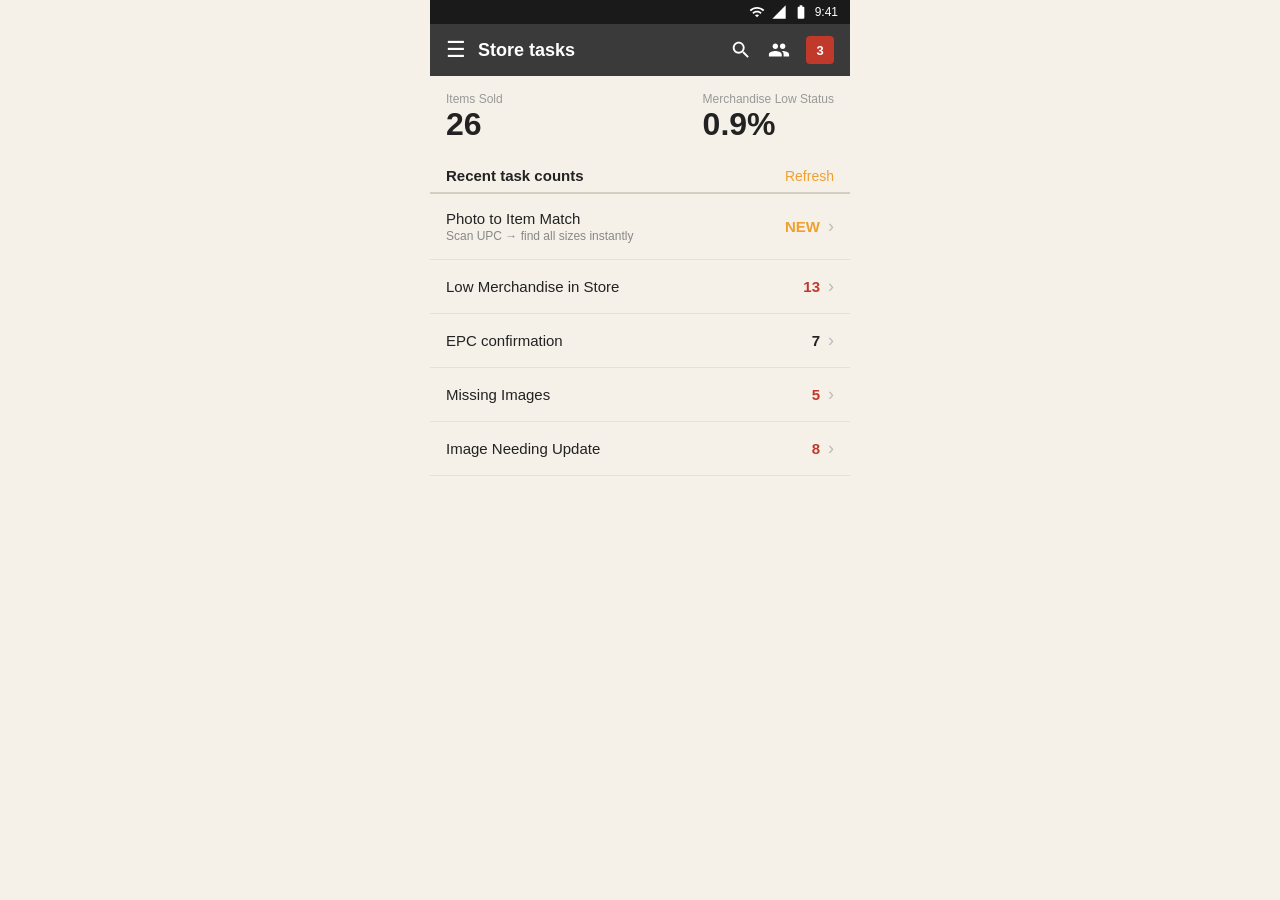
<file: PICT_merch-recognition-demo.html>
<!DOCTYPE html>
<html lang="en">
<head>
<meta charset="UTF-8">
<meta name="viewport" content="width=device-width, initial-scale=1.0, maximum-scale=1.0, user-scale=no">
<title>Photo to Item Match - Scan, Validate &amp; Print</title>
<style>
  * { margin: 0; padding: 0; box-sizing: border-box; }
  body {
    font-family: -apple-system, 'Segoe UI', Roboto, sans-serif;
    background: #f5f0e8;
    color: #222;
    max-width: 420px;
    margin: 0 auto;
    min-height: 100vh;
    position: relative;
    overflow-x: hidden;
  }

  /* Status bar */
  .status-bar {
    background: #1a1a1a;
    color: #fff;
    display: flex;
    justify-content: flex-end;
    align-items: center;
    padding: 4px 12px;
    font-size: 12px;
    gap: 6px;
  }
  .status-bar svg { width: 16px; height: 16px; fill: #fff; }

  /* Header */
  .header {
    background: #3a3a3a;
    color: #fff;
    display: flex;
    align-items: center;
    padding: 12px 16px;
    gap: 12px;
    position: sticky;
    top: 0;
    z-index: 100;
  }
  .header .hamburger { font-size: 22px; cursor: pointer; }
  .header .title { font-size: 18px; font-weight: 700; flex: 1; }
  .header .icons { display: flex; gap: 16px; align-items: center; }
  .header .icons svg { width: 22px; height: 22px; fill: #fff; cursor: pointer; }

  .header .notif-badge {
    background: #c0392b;
    color: #fff;
    font-size: 13px;
    font-weight: 700;
    min-width: 28px;
    height: 28px;
    display: flex;
    align-items: center;
    justify-content: center;
    border-radius: 4px;
    cursor: pointer;
  }

  /* Sub-header / breadcrumb */
  .sub-header {
    background: #e8e0d4;
    padding: 10px 16px;
    display: flex;
    align-items: center;
    gap: 8px;
    font-size: 15px;
    font-weight: 600;
    border-bottom: 1px solid #d5cdc0;
  }
  .sub-header .back-arrow {
    font-size: 20px;
    cursor: pointer;
    color: #555;
    text-decoration: none;
  }

  /* Screens */
  .screen { display: none; animation: fadeIn 0.15s ease-out; }
  .screen.active { display: block; }
  @keyframes fadeIn { from { opacity: 0; } to { opacity: 1; } }

  /* Instruction text */
  .instruction {
    padding: 16px;
    font-size: 14px;
    color: #555;
    line-height: 1.5;
    border-bottom: 1px solid #d5cdc0;
  }

  /* Scan area */
  .scan-area {
    padding: 24px 16px;
    text-align: center;
  }
  .scan-area .camera-box {
    width: 100%;
    height: 260px;
    background: #1a1a1a;
    border-radius: 12px;
    display: flex;
    flex-direction: column;
    align-items: center;
    justify-content: center;
    color: #888;
    gap: 12px;
    cursor: pointer;
    position: relative;
    overflow: hidden;
    transition: all 0.15s ease-out;
  }
  .scan-area .camera-box:hover { background: #2a2a2a; }
  .scan-area .camera-box svg { width: 48px; height: 48px; fill: #f0a030; }
  .scan-area .camera-box span { font-size: 14px; }

  /* Scan input field */
  .scan-input-row {
    padding: 16px;
  }
  .scan-input-row input {
    width: 100%;
    padding: 12px;
    font-size: 16px;
    border: none;
    border-bottom: 3px solid #f0a030;
    background: transparent;
    outline: none;
    color: #222;
  }
  .scan-input-row input::placeholder { color: #aaa; }
  .scan-input-row label {
    display: block;
    font-size: 12px;
    color: #888;
    margin-bottom: 4px;
  }

  /* OR divider */
  .or-divider {
    text-align: center;
    padding: 8px 16px;
    color: #999;
    font-size: 13px;
  }

  /* Processing overlay */
  .processing-overlay {
    position: fixed;
    top: 0; left: 0; right: 0; bottom: 0;
    background: rgba(0,0,0,0.7);
    display: none;
    align-items: center;
    justify-content: center;
    z-index: 200;
    flex-direction: column;
    gap: 16px;
  }
  .processing-overlay.show { display: flex; }
  .spinner {
    width: 48px; height: 48px;
    border: 4px solid rgba(255,255,255,0.2);
    border-top-color: #f0a030;
    border-radius: 50%;
    animation: spin 0.8s linear infinite;
  }
  @keyframes spin { to { transform: rotate(360deg); } }
  .processing-overlay .label { color: #fff; font-size: 16px; }

  /* AI Results */
  .ai-results { padding: 0; }
  .ai-confidence-banner {
    background: #e8f5e9;
    border-left: 4px solid #4caf50;
    padding: 12px 16px;
    margin: 12px 16px;
    border-radius: 4px;
    font-size: 14px;
    display: flex;
    align-items: center;
    gap: 8px;
  }
  .ai-confidence-banner svg { width: 20px; height: 20px; fill: #4caf50; flex-shrink: 0; }
  .ai-confidence-banner.warn {
    background: #fff3e0;
    border-left-color: #f0a030;
  }
  .ai-confidence-banner.warn svg { fill: #f0a030; }

  /* Product card */
  .product-card {
    margin: 12px 16px;
    background: #fff;
    border-radius: 8px;
    overflow: hidden;
    box-shadow: 0 1px 4px rgba(0,0,0,0.1);
  }
  .product-images {
    display: flex;
    gap: 8px;
    padding: 16px;
    justify-content: center;
    background: #fafafa;
  }
  .product-images .img-placeholder {
    width: 140px;
    height: 140px;
    background: #e0ddd6;
    border-radius: 8px;
    display: flex;
    align-items: center;
    justify-content: center;
    font-size: 11px;
    color: #888;
    text-align: center;
    position: relative;
    overflow: hidden;
  }

  .product-images .img-placeholder .jersey-icon {
    font-size: 60px;
    line-height: 1;
  }
  .product-info {
    padding: 16px;
    border-top: 1px solid #eee;
  }
  .product-info h3 { font-size: 17px; margin-bottom: 4px; }
  .product-info .meta { font-size: 13px; color: #777; margin-bottom: 2px; }
  .product-info .price { font-size: 15px; font-weight: 600; margin-top: 4px; }

  /* Size variants */
  .size-variants {
    margin: 0 16px 12px;
  }
  .size-variants h4 {
    font-size: 14px;
    color: #555;
    margin-bottom: 8px;
    display: flex;
    align-items: center;
    gap: 6px;
  }
  .size-variants h4 svg { width: 16px; height: 16px; fill: #f0a030; }
  .variant-list { list-style: none; }
  .variant-item {
    display: flex;
    align-items: center;
    padding: 12px;
    background: #fff;
    border-radius: 6px;
    margin-bottom: 6px;
    box-shadow: 0 1px 2px rgba(0,0,0,0.06);
    gap: 12px;
  }
  .variant-item .size-badge {
    background: #3a3a3a;
    color: #fff;
    font-size: 13px;
    font-weight: 700;
    width: 36px;
    height: 36px;
    border-radius: 50%;
    display: flex;
    align-items: center;
    justify-content: center;
    flex-shrink: 0;
  }
  .variant-item .variant-info { flex: 1; }
  .variant-item .variant-info .sku { font-size: 12px; color: #999; }
  .variant-item .variant-info .name { font-size: 14px; }
  .variant-item .qty-badge {
    background: #f0a030;
    color: #fff;
    font-size: 12px;
    font-weight: 700;
    padding: 2px 8px;
    border-radius: 10px;
  }
  .variant-item .check {
    width: 22px;
    height: 22px;
    border: 2px solid #ccc;
    border-radius: 4px;
    display: flex;
    align-items: center;
    justify-content: center;
    cursor: pointer;
    flex-shrink: 0;
    transition: all 0.15s ease-out;
  }
  .variant-item .check.checked {
    background: #f0a030;
    border-color: #f0a030;
  }
  .variant-item .check.checked::after {
    content: '✓';
    color: #fff;
    font-size: 14px;
    font-weight: 700;
  }

  /* Buttons */
  .btn-primary {
    display: block;
    width: calc(100% - 32px);
    margin: 12px 16px;
    padding: 14px;
    background: #f0a030;
    color: #fff;
    font-size: 16px;
    font-weight: 700;
    border: none;
    border-radius: 6px;
    cursor: pointer;
    text-align: center;
    transition: background 0.15s ease-out;
  }
  .btn-primary:hover { background: #e09020; }
  .btn-primary:disabled {
    background: #ddd;
    color: #999;
    cursor: not-allowed;
  }
  .btn-secondary {
    display: block;
    width: calc(100% - 32px);
    margin: 8px 16px 16px;
    padding: 14px;
    background: #eee;
    color: #555;
    font-size: 16px;
    font-weight: 600;
    border: none;
    border-radius: 6px;
    cursor: pointer;
    text-align: center;
  }

  /* Task list items (store tasks style) */
  .task-list-item {
    display: flex;
    align-items: center;
    padding: 16px;
    border-bottom: 1px solid #e5e0d8;
    cursor: pointer;
    transition: background 0.15s ease-out;
  }
  .task-list-item:hover { background: #ede8df; }
  .task-list-item .item-icon {
    width: 40px;
    height: 40px;
    background: #e0ddd6;
    border-radius: 6px;
    display: flex;
    align-items: center;
    justify-content: center;
    margin-right: 12px;
    flex-shrink: 0;
    font-size: 20px;
  }
  .task-list-item .item-text { flex: 1; }
  .task-list-item .item-text .item-title { font-size: 15px; font-weight: 500; }
  .task-list-item .item-text .item-sub { font-size: 12px; color: #888; margin-top: 2px; }
  .task-list-item .item-count {
    font-size: 15px;
    font-weight: 700;
    color: #c0392b;
    margin-right: 8px;
  }
  .task-list-item .chevron { color: #bbb; font-size: 18px; }

  /* Section headers */
  .section-header {
    background: #e8e0d4;
    padding: 10px 16px;
    font-size: 13px;
    font-weight: 600;
    color: #666;
    text-transform: uppercase;
    letter-spacing: 0.5px;
  }

  /* Summary screen */
  .summary-card {
    margin: 12px 16px;
    background: #fff;
    border-radius: 8px;
    padding: 16px;
    box-shadow: 0 1px 4px rgba(0,0,0,0.1);
  }
  .summary-card h4 { font-size: 15px; margin-bottom: 12px; color: #333; }
  .summary-row {
    display: flex;
    justify-content: space-between;
    padding: 8px 0;
    border-bottom: 1px solid #f0f0f0;
    font-size: 14px;
  }
  .summary-row:last-child { border-bottom: none; }
  .summary-row .label { color: #777; }
  .summary-row .value { font-weight: 600; }

  /* Success banner */
  .success-banner {
    background: #e8f5e9;
    border-left: 4px solid #4caf50;
    padding: 16px;
    margin: 12px 16px;
    border-radius: 4px;
    display: flex;
    align-items: center;
    gap: 10px;
    font-size: 15px;
    font-weight: 600;
    color: #2e7d32;
  }
  .success-banner svg { width: 24px; height: 24px; fill: #4caf50; }

  /* Refresh link */
  .refresh-link {
    color: #f0a030;
    font-size: 14px;
    cursor: pointer;
    text-decoration: none;
  }

  /* Pinned icon */
  .pin-icon {
    width: 18px;
    height: 18px;
    fill: #bbb;
    margin-right: 8px;
    flex-shrink: 0;
  }
  .pin-icon.pinned { fill: #f0a030; }

  /* Bottom padding */
  .bottom-pad { height: 24px; }
</style>
</head>
<body>

<!-- Status Bar -->
<div class="status-bar">
  <svg viewBox="0 0 24 24"><path d="M1 9l2 2c4.97-4.97 13.03-4.97 18 0l2-2C16.93 2.93 7.08 2.93 1 9zm8 8l3 3 3-3c-1.65-1.66-4.34-1.66-6 0zm-4-4l2 2c2.76-2.76 7.24-2.76 10 0l2-2C15.14 9.14 8.87 9.14 5 13z"/></svg>
  <svg viewBox="0 0 24 24"><path d="M2 22h20V2z"/></svg>
  <svg viewBox="0 0 24 24"><path d="M15.67 4H14V2h-4v2H8.33C7.6 4 7 4.6 7 5.33v15.33C7 21.4 7.6 22 8.33 22h7.33c.74 0 1.34-.6 1.34-1.33V5.33C17 4.6 16.4 4 15.67 4z"/></svg>
  <span>9:41</span>
</div>

<!-- Header -->
<div class="header">
  <span class="hamburger" onclick="showScreen('menu')">☰</span>
  <span class="title" id="headerTitle">Scan, Validate & Print</span>
  <div class="icons">
    <svg viewBox="0 0 24 24"><path d="M15.5 14h-.79l-.28-.27C15.41 12.59 16 11.11 16 9.5 16 5.91 13.09 3 9.5 3S3 5.91 3 9.5 5.91 16 9.5 16c1.61 0 3.09-.59 4.23-1.57l.27.28v.79l5 4.99L20.49 19l-4.99-5zm-6 0C7.01 14 5 11.99 5 9.5S7.01 5 9.5 5 14 7.01 14 9.5 11.99 14 9.5 14z"/></svg>
    <svg viewBox="0 0 24 24"><path d="M16 11c1.66 0 2.99-1.34 2.99-3S17.66 5 16 5c-1.66 0-3 1.34-3 3s1.34 3 3 3zm-8 0c1.66 0 2.99-1.34 2.99-3S9.66 5 8 5C6.34 5 5 6.34 5 8s1.34 3 3 3zm0 2c-2.33 0-7 1.17-7 3.5V19h14v-2.5c0-2.33-4.67-3.5-7-3.5zm8 0c-.29 0-.62.02-.97.05 1.16.84 1.97 1.97 1.97 3.45V19h6v-2.5c0-2.33-4.67-3.5-7-3.5z"/></svg>
    <div class="notif-badge" onclick="showScreen('notifications')" id="notifBadge" style="display:none;">3</div>
  </div>
</div>

<!-- ========== SCREEN: MENU ========== -->
<div class="screen" id="screen-menu">
  <div class="task-list-item" onclick="showScreen('home')">
    <div class="item-icon">🏠</div>
    <div class="item-text"><div class="item-title">Store tasks</div></div>
  </div>
  <div class="section-header">Pinned</div>
  <div class="task-list-item" onclick="showScreen('scan')">
    <svg class="pin-icon pinned" viewBox="0 0 24 24"><path d="M17 4v7l2 3v2h-6v5l-1 1-1-1v-5H5v-2l2-3V4c0-1.1.9-2 2-2h6c1.1 0 2 .9 2 2z"/></svg>
    <div class="item-text"><div class="item-title">Scan, Validate & Print</div></div>
    <span class="chevron">›</span>
  </div>
  <div class="task-list-item">
    <svg class="pin-icon pinned" viewBox="0 0 24 24"><path d="M17 4v7l2 3v2h-6v5l-1 1-1-1v-5H5v-2l2-3V4c0-1.1.9-2 2-2h6c1.1 0 2 .9 2 2z"/></svg>
    <div class="item-text"><div class="item-title">Inventory viewer</div></div>
    <span class="chevron">›</span>
  </div>
  <div class="section-header">Front of house</div>
  <div class="task-list-item" onclick="showScreen('scan')">
    <svg class="pin-icon" viewBox="0 0 24 24"><path d="M17 4v7l2 3v2h-6v5l-1 1-1-1v-5H5v-2l2-3V4c0-1.1.9-2 2-2h6c1.1 0 2 .9 2 2z"/></svg>
    <div class="item-text"><div class="item-title">Photo to Item Match</div></div>
    <span class="chevron">›</span>
  </div>
  <div class="task-list-item">
    <svg class="pin-icon" viewBox="0 0 24 24"><path d="M17 4v7l2 3v2h-6v5l-1 1-1-1v-5H5v-2l2-3V4c0-1.1.9-2 2-2h6c1.1 0 2 .9 2 2z"/></svg>
    <div class="item-text"><div class="item-title">FOH replenish</div></div>
    <span class="chevron">›</span>
  </div>
  <div class="task-list-item">
    <svg class="pin-icon" viewBox="0 0 24 24"><path d="M17 4v7l2 3v2h-6v5l-1 1-1-1v-5H5v-2l2-3V4c0-1.1.9-2 2-2h6c1.1 0 2 .9 2 2z"/></svg>
    <div class="item-text"><div class="item-title">Single stock</div></div>
    <span class="chevron">›</span>
  </div>
  <div class="section-header">Utilities</div>
  <div class="task-list-item">
    <svg class="pin-icon" viewBox="0 0 24 24"><path d="M17 4v7l2 3v2h-6v5l-1 1-1-1v-5H5v-2l2-3V4c0-1.1.9-2 2-2h6c1.1 0 2 .9 2 2z"/></svg>
    <div class="item-text"><div class="item-title">Ticket update</div></div>
    <span class="chevron">›</span>
  </div>
  <div class="bottom-pad"></div>
</div>

<!-- ========== SCREEN: HOME (Store Tasks) ========== -->
<div class="screen" id="screen-home">
  <div style="padding:16px; display:flex; justify-content:space-between; align-items:flex-start;">
    <div>
      <div style="font-size:12px; color:#999;">Items Sold</div>
      <div style="font-size:32px; font-weight:700;">26</div>
    </div>
    <div>
      <div style="font-size:12px; color:#999;">Merchandise Low Status</div>
      <div style="font-size:32px; font-weight:700;">0.9%</div>
    </div>
  </div>
  <div style="padding:8px 16px; display:flex; justify-content:space-between; align-items:center; border-bottom:2px solid #d5cdc0;">
    <span style="font-size:15px; font-weight:700;">Recent task counts</span>
    <span class="refresh-link">Refresh</span>
  </div>
  <div class="task-list-item" onclick="showScreen('scan')">
    <div class="item-text"><div class="item-title">Photo to Item Match</div><div class="item-sub">Scan UPC → find all sizes instantly</div></div>
    <span class="item-count" style="color:#f0a030;">NEW</span>
    <span class="chevron">›</span>
  </div>
  <div class="task-list-item">
    <div class="item-text"><div class="item-title">Low Merchandise in Store</div></div>
    <span class="item-count">13</span>
    <span class="chevron">›</span>
  </div>
  <div class="task-list-item">
    <div class="item-text"><div class="item-title">EPC confirmation</div></div>
    <span class="item-count" style="color:#222;">7</span>
    <span class="chevron">›</span>
  </div>
  <div class="task-list-item">
    <div class="item-text"><div class="item-title">Missing Images</div></div>
    <span class="item-count" style="color:#c0392b;">5</span>
    <span class="chevron">›</span>
  </div>
  <div class="task-list-item">
    <div class="item-text"><div class="item-title">Image Needing Update</div></div>
    <span class="item-count" style="color:#c0392b;">8</span>
    <span class="chevron">›</span>
  </div>



  <div class="bottom-pad"></div>
</div>

<!-- ========== SCREEN: SCAN ========== -->
<div class="screen" id="screen-scan">
  <div class="sub-header">
    <span class="back-arrow" onclick="showScreen('home')">‹</span>
    Scan merchandise
  </div>
  <div class="instruction">
    Scan or type a UPC barcode to instantly identify the product and all its size variants. If the barcode is missing or damaged, use the camera as a fallback.
  </div>

  <!-- PRIMARY: UPC Scan -->
  <div class="section-header">① Scan UPC barcode (recommended)</div>
  <div class="scan-area" style="padding:16px;">
    <div class="camera-box" onclick="simulateUpcScan()" style="height:120px; border-radius:8px; background:#222;">
      <svg viewBox="0 0 24 24" style="width:36px; height:36px;"><path d="M2 6h2v12H2zm3 0h1v12H6zm2 0h2v12H8zm3 0h2v12h-2zm3 0h1v12h-1zm2 0h3v12h-3zm4 0h1v12h-1z" fill="#f0a030"/></svg>
      <span>Tap to scan UPC barcode</span>
    </div>
  </div>
  <div class="scan-input-row">
    <label>Or type UPC manually</label>
    <input type="text" placeholder="e.g. 712348391234" id="barcodeInput">
  </div>
  <button class="btn-primary" onclick="simulateUpcScan()">Look Up Product</button>

  <!-- SECONDARY: Image fallback -->
  <div class="or-divider" style="padding:16px 16px 8px;">— no barcode? —</div>
  <div class="section-header">② Photo fallback (AI recognition)</div>
  <div class="scan-area" style="padding:12px 16px;">
    <div class="camera-box" onclick="simulateImageScan()" style="height:100px; border-radius:8px; background:#333;">
      <svg viewBox="0 0 24 24" style="width:32px; height:32px;"><path d="M9 2L7.17 4H4c-1.1 0-2 .9-2 2v12c0 1.1.9 2 2 2h16c1.1 0 2-.9 2-2V6c0-1.1-.9-2-2-2h-3.17L15 2H9zm3 15c-2.76 0-5-2.24-5-5s2.24-5 5-5 5 2.24 5 5-2.24 5-5 5z" fill="#888"/></svg>
      <span style="font-size:13px; color:#999;">Tap to take photo (if barcode missing/damaged)</span>
    </div>
  </div>
  <div class="bottom-pad"></div>
</div>

<!-- ========== SCREEN: AI RESULTS ========== -->
<div class="screen" id="screen-results">
  <div class="sub-header">
    <span class="back-arrow" onclick="showScreen('scan')">‹</span>
    <span id="resultsSubTitle">Match Results</span>
  </div>

  <!-- UPC match banner -->
  <div class="ai-confidence-banner" id="upcBanner" style="display:none;">
    <svg viewBox="0 0 24 24"><path d="M12 2C6.48 2 2 6.48 2 12s4.48 10 10 10 10-4.48 10-10S17.52 2 12 2zm-2 15l-5-5 1.41-1.41L10 14.17l7.59-7.59L19 8l-9 9z"/></svg>
    <span><strong>Exact UPC match</strong> — Product identified as <strong>Seahawks Blue Jersey #25</strong>. All size variants found via catalog lookup.</span>
  </div>

  <!-- AI image match banner -->
  <div class="ai-confidence-banner warn" id="aiBanner" style="display:none;">
    <svg viewBox="0 0 24 24"><path d="M12 2C6.48 2 2 6.48 2 12s4.48 10 10 10 10-4.48 10-10S17.52 2 12 2zm-2 15l-5-5 1.41-1.41L10 14.17l7.59-7.59L19 8l-9 9z"/></svg>
    <span><strong>AI image match (93% confidence)</strong> — Best match: <strong>Seahawks Blue Jersey #25</strong>. Please verify before printing.</span>
  </div>

  <div class="product-card">
    <div class="product-images">
      <div class="img-placeholder">
        <div style="text-align:center;">
          <div style="font-size:48px;">👕</div>
          <div style="font-size:10px; color:#666; margin-top:4px;" id="imgLabel1">Scanned photo</div>
          <div style="position:absolute;top:6px;left:6px;background:#f0a030;color:#fff;font-size:9px;padding:2px 6px;border-radius:3px;" id="imgBadge1">SCANNED</div>
        </div>
      </div>
      <div class="img-placeholder">
        <div style="text-align:center;">
          <div style="font-size:48px;">👕</div>
          <div style="font-size:10px; color:#666; margin-top:4px;">Catalog match</div>
          <div style="position:absolute;top:6px;left:6px;background:#4caf50;color:#fff;font-size:9px;padding:2px 6px;border-radius:3px;" id="imgBadge2">UPC MATCH</div>
        </div>
      </div>
    </div>
    <div class="product-info">
      <h3>Seahawks Blue Jersey #25</h3>
      <div class="meta">GTIN: 712348391234</div>
      <div class="meta">Style: NFL-SEA-BLU-25</div>
      <div class="price">$29.39</div>
    </div>
  </div>

  <div class="size-variants">
    <h4>
      <svg viewBox="0 0 24 24"><path d="M19 3H5c-1.1 0-2 .9-2 2v14c0 1.1.9 2 2 2h14c1.1 0 2-.9 2-2V5c0-1.1-.9-2-2-2zm-7 3c1.93 0 3.5 1.57 3.5 3.5S13.93 13 12 13s-3.5-1.57-3.5-3.5S10.07 6 12 6zm7 13H5v-.23c0-.62.28-1.2.76-1.58C7.47 15.82 9.64 15 12 15s4.53.82 6.24 2.19c.48.38.76.97.76 1.58V19z"/></svg>
      Size variants auto-detected (select to print)
    </h4>
    <ul class="variant-list" id="variantList">
      <!-- Populated by JS -->
    </ul>
  </div>

  <button class="btn-primary" id="printAllBtn" onclick="showScreen('confirm')">Print Tags for Selected (0)</button>
  <button class="btn-secondary" onclick="showScreen('scan')">Scan Another</button>
  <div class="bottom-pad"></div>
</div>

<!-- ========== SCREEN: CONFIRM ========== -->
<div class="screen" id="screen-confirm">
  <div class="sub-header">
    <span class="back-arrow" onclick="showScreen('results')">‹</span>
    Print product tags
  </div>
  <div class="instruction">
    Please verify the product and its quantity before proceeding with printing the RFID tags. If there are any discrepancies, refrain from printing the tag.
  </div>

  <div class="product-card">
    <div class="product-images">
      <div class="img-placeholder">
        <div style="text-align:center;">
          <div style="font-size:48px;">👕</div>
          <div style="font-size:10px; color:#666; margin-top:4px;">Front</div>
        </div>
      </div>
      <div class="img-placeholder">
        <div style="text-align:center;">
          <div style="font-size:48px;">👕</div>
          <div style="font-size:10px; color:#666; margin-top:4px;">Back</div>
        </div>
      </div>
    </div>
    <div class="product-info">
      <h3>Seahawks Blue Jersey #25</h3>
      <div class="meta">GTIN: 712348391234</div>
      <div class="price">$29.39</div>
    </div>
  </div>

  <div class="summary-card">
    <h4>Tags to print</h4>
    <div id="confirmSummary">
      <!-- Populated by JS -->
    </div>
  </div>

  <button class="btn-primary" id="confirmPrintBtn" onclick="doPrint()">Print (Qty: <span id="totalQty">0</span>)</button>
  <button class="btn-secondary" onclick="showScreen('results')">Cancel</button>
  <div class="bottom-pad"></div>
</div>

<!-- ========== SCREEN: SUCCESS ========== -->
<div class="screen" id="screen-success">
  <div class="sub-header">
    <span class="back-arrow" onclick="showScreen('home')">‹</span>
    Complete
  </div>

  <div class="success-banner">
    <svg viewBox="0 0 24 24"><path d="M12 2C6.48 2 2 6.48 2 12s4.48 10 10 10 10-4.48 10-10S17.52 2 12 2zm-2 15l-5-5 1.41-1.41L10 14.17l7.59-7.59L19 8l-9 9z"/></svg>
    Tags printed successfully
  </div>

  <div class="summary-card">
    <h4>Print summary</h4>
    <div id="successSummary"></div>
    <div class="summary-row" style="border-top:2px solid #eee; margin-top:8px; padding-top:12px;">
      <span class="label" style="font-weight:700;">Total tags printed</span>
      <span class="value" id="successTotal" style="color:#4caf50;"></span>
    </div>
  </div>

  <div class="ai-confidence-banner" style="margin-top:8px;">
    <svg viewBox="0 0 24 24"><path d="M12 2C6.48 2 2 6.48 2 12s4.48 10 10 10 10-4.48 10-10S17.52 2 12 2zm1 15h-2v-2h2v2zm0-4h-2V7h2v6z"/></svg>
    <span>One scan created tags for <strong id="successVariantCount">0</strong> size variants. No individual uploads needed.</span>
  </div>

  <button class="btn-primary" onclick="showScreen('scan')">Scan Next Item</button>
  <button class="btn-secondary" onclick="showScreen('home')">Back to Store Tasks</button>
  <div class="bottom-pad"></div>
</div>

<!-- ========== SCREEN: NOTIFICATIONS ========== -->
<div class="screen" id="screen-notifications">
  <div class="sub-header">
    <span class="back-arrow" onclick="goBack()">‹</span>
    Notifications
  </div>
  <div class="section-header">My claimed items</div>
  <div class="task-list-item">
    <div class="item-text">
      <div class="item-title">Seahawks Jersey restock — BOH</div>
      <div class="item-sub">Complete by 2:00 pm</div>
    </div>
    <span class="chevron">›</span>
  </div>
  <div class="section-header">Notifications</div>
  <div class="task-list-item">
    <div class="item-text"><div class="item-title">New shipment arrived — Dock 3</div></div>
    <span class="chevron">›</span>
  </div>
  <div class="task-list-item">
    <div class="item-text"><div class="item-title">Pricing update — NFL Jerseys</div></div>
    <span class="chevron">›</span>
  </div>
  <div class="bottom-pad"></div>
</div>

<!-- Processing Overlay -->
<div class="processing-overlay" id="processingOverlay">
  <div class="spinner"></div>
  <div class="label" id="processingLabel">Analyzing merchandise...</div>
</div>

<script>
// --- State ---
const variants = [
  { size: 'S', sku: 'SEA-25-BLU-S', name: 'Seahawks Blue Jersey #25 — Small', qty: 3, checked: true },
  { size: 'M', sku: 'SEA-25-BLU-M', name: 'Seahawks Blue Jersey #25 — Medium', qty: 5, checked: true },
  { size: 'L', sku: 'SEA-25-BLU-L', name: 'Seahawks Blue Jersey #25 — Large', qty: 4, checked: true },
  { size: 'XL', sku: 'SEA-25-BLU-XL', name: 'Seahawks Blue Jersey #25 — X-Large', qty: 3, checked: true },
  { size: '2XL', sku: 'SEA-25-BLU-2XL', name: 'Seahawks Blue Jersey #25 — 2X-Large', qty: 2, checked: false },
];

let currentScreen = 'home';
let prevScreen = 'home';
let scanMethod = 'upc'; // 'upc' or 'image'

function showScreen(id) {
  prevScreen = currentScreen;
  currentScreen = id;
  document.querySelectorAll('.screen').forEach(s => s.classList.remove('active'));
  document.getElementById('screen-' + id).classList.add('active');

  // Update header title
  const titles = {
    menu: 'Store tasks',
    home: 'Store tasks',
    scan: 'Scan, Validate & Print',
    results: 'Scan, Validate & Print',
    confirm: 'Scan, Validate & Print',
    success: 'Scan, Validate & Print',
    notifications: 'Notifications'
  };
  document.getElementById('headerTitle').textContent = titles[id] || 'Store tasks';

  // Show/hide notif badge
  document.getElementById('notifBadge').style.display = (id !== 'notifications') ? 'flex' : 'none';
}

function goBack() {
  showScreen(prevScreen);
}

function simulateUpcScan() {
  scanMethod = 'upc';
  const overlay = document.getElementById('processingOverlay');
  const label = document.getElementById('processingLabel');
  overlay.classList.add('show');

  const steps = [
    { text: 'Reading barcode...', delay: 500 },
    { text: 'Looking up UPC in catalog...', delay: 700 },
    { text: 'Finding size variants...', delay: 500 },
  ];

  let total = 0;
  steps.forEach((step) => {
    total += step.delay;
    setTimeout(() => { label.textContent = step.text; }, total - step.delay);
  });

  setTimeout(() => {
    overlay.classList.remove('show');
    showResults();
  }, total + 300);
}

function simulateImageScan() {
  scanMethod = 'image';
  const overlay = document.getElementById('processingOverlay');
  const label = document.getElementById('processingLabel');
  overlay.classList.add('show');

  const steps = [
    { text: 'Capturing image...', delay: 600 },
    { text: 'Running AI recognition...', delay: 1200 },
    { text: 'Matching catalog entries...', delay: 800 },
    { text: 'Finding size variants...', delay: 600 },
  ];

  let total = 0;
  steps.forEach((step) => {
    total += step.delay;
    setTimeout(() => { label.textContent = step.text; }, total - step.delay);
  });

  setTimeout(() => {
    overlay.classList.remove('show');
    showResults();
  }, total + 400);
}

function showResults() {
  renderVariants();
  // Toggle banners based on method
  document.getElementById('upcBanner').style.display = scanMethod === 'upc' ? 'flex' : 'none';
  document.getElementById('aiBanner').style.display = scanMethod === 'image' ? 'flex' : 'none';
  // Update labels
  document.getElementById('resultsSubTitle').textContent = scanMethod === 'upc' ? 'UPC Match Results' : 'AI Image Match Results';
  document.getElementById('imgLabel1').textContent = scanMethod === 'upc' ? 'UPC scanned' : 'Photo taken';
  document.getElementById('imgBadge1').textContent = scanMethod === 'upc' ? 'UPC' : 'PHOTO';
  document.getElementById('imgBadge2').textContent = scanMethod === 'upc' ? 'UPC MATCH' : 'AI MATCH';
  document.getElementById('imgBadge2').style.background = scanMethod === 'upc' ? '#4caf50' : '#f0a030';
  showScreen('results');
}
</script>

<script>
function renderVariants() {
  const list = document.getElementById('variantList');
  list.innerHTML = '';
  variants.forEach((v, i) => {
    const li = document.createElement('li');
    li.className = 'variant-item';
    li.innerHTML = `
      <div class="check ${v.checked ? 'checked' : ''}" onclick="toggleVariant(${i})"></div>
      <div class="size-badge">${v.size}</div>
      <div class="variant-info">
        <div class="name">${v.name}</div>
        <div class="sku">${v.sku}</div>
      </div>
      <div class="qty-badge">×${v.qty}</div>
    `;
    list.appendChild(li);
  });
  updatePrintBtn();
}

function toggleVariant(i) {
  variants[i].checked = !variants[i].checked;
  renderVariants();
}

function updatePrintBtn() {
  const selected = variants.filter(v => v.checked);
  const totalQty = selected.reduce((sum, v) => sum + v.qty, 0);
  const btn = document.getElementById('printAllBtn');
  btn.textContent = `Print Tags for Selected (${totalQty})`;
  btn.disabled = selected.length === 0;
}

function showScreen_confirm() {
  const selected = variants.filter(v => v.checked);
  const container = document.getElementById('confirmSummary');
  container.innerHTML = '';
  let total = 0;
  selected.forEach(v => {
    total += v.qty;
    container.innerHTML += `
      <div class="summary-row">
        <span class="label">${v.size} — ${v.sku}</span>
        <span class="value">×${v.qty}</span>
      </div>
    `;
  });
  document.getElementById('totalQty').textContent = total;
}

// Override showScreen for confirm to populate summary
const _origShowScreen = showScreen;
showScreen = function(id) {
  _origShowScreen(id);
  if (id === 'confirm') showScreen_confirm();
};

function doPrint() {
  const overlay = document.getElementById('processingOverlay');
  const label = document.getElementById('processingLabel');
  label.textContent = 'Printing RFID tags...';
  overlay.classList.add('show');

  setTimeout(() => {
    label.textContent = 'Verifying tags...';
  }, 1000);

  setTimeout(() => {
    overlay.classList.remove('show');
    // Build success summary
    const selected = variants.filter(v => v.checked);
    const container = document.getElementById('successSummary');
    container.innerHTML = '';
    let total = 0;
    selected.forEach(v => {
      total += v.qty;
      container.innerHTML += `
        <div class="summary-row">
          <span class="label">${v.size} — ${v.sku}</span>
          <span class="value">×${v.qty}</span>
        </div>
      `;
    });
    document.getElementById('successTotal').textContent = total;
    document.getElementById('successVariantCount').textContent = selected.length;
    showScreen('success');
  }, 2000);
}

// Initialize
document.addEventListener('DOMContentLoaded', () => {
  showScreen('home');
  document.getElementById('notifBadge').style.display = 'flex';
});
</script>
</body>
</html>
</file>
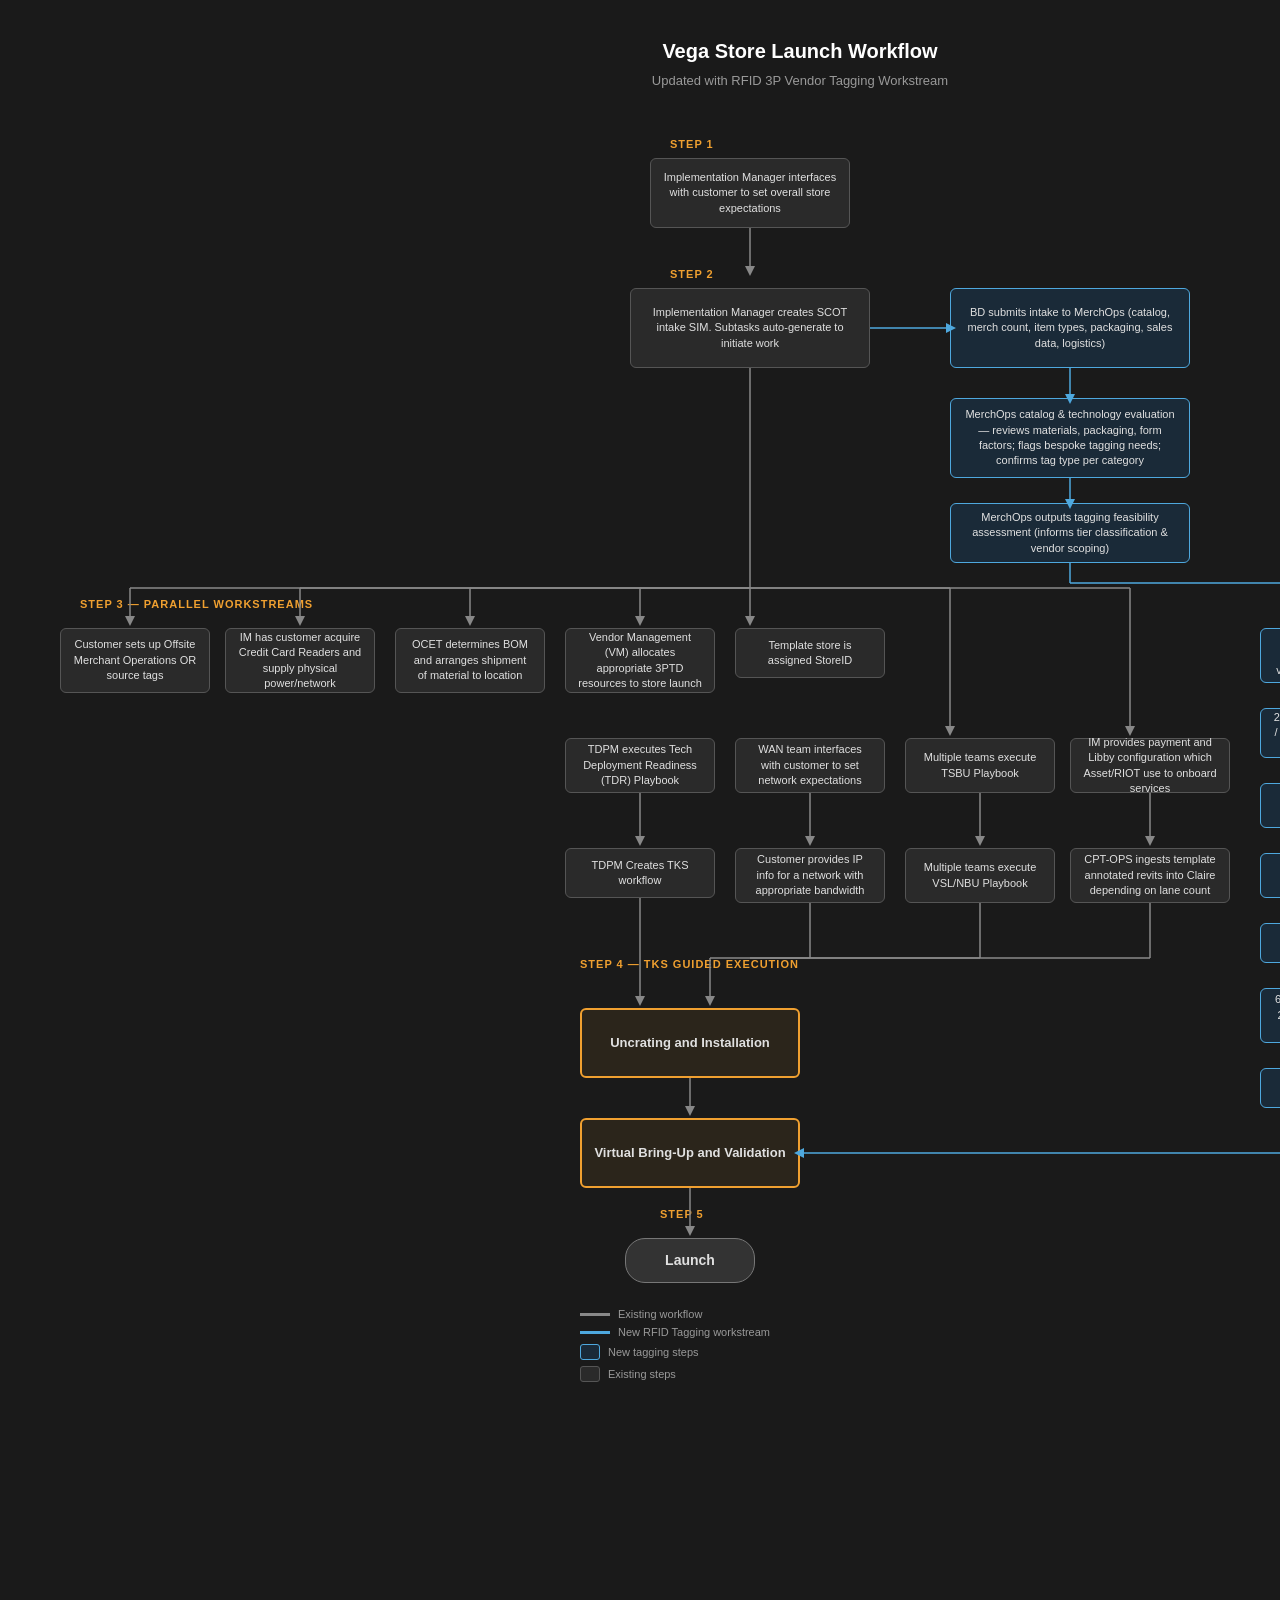
<file: vega-launch-workflow.html>
<!DOCTYPE html>
<html lang="en">
<head>
<meta charset="UTF-8">
<meta name="viewport" content="width=device-width, initial-scale=1.0">
<title>Vega Store Launch Workflow — With RFID Tagging</title>
<style>
  * { margin: 0; padding: 0; box-sizing: border-box; }
  body {
    background: #1a1a1a;
    color: #e0e0e0;
    font-family: 'Segoe UI', Arial, sans-serif;
    font-size: 12px;
    padding: 40px;
    min-width: 1600px;
  }
  h1 {
    text-align: center;
    font-size: 20px;
    margin-bottom: 10px;
    color: #fff;
    font-weight: 600;
  }
  .subtitle {
    text-align: center;
    font-size: 13px;
    color: #999;
    margin-bottom: 40px;
  }
  .workflow {
    position: relative;
    width: 1500px;
    margin: 0 auto;
  }

  /* Step labels */
  .step-label {
    position: absolute;
    font-size: 11px;
    font-weight: 700;
    color: #f0a030;
    text-transform: uppercase;
    letter-spacing: 1px;
  }

  /* Boxes */
  .box {
    position: absolute;
    background: #2a2a2a;
    border: 1px solid #555;
    border-radius: 6px;
    padding: 10px 12px;
    text-align: center;
    font-size: 11px;
    line-height: 1.4;
    display: flex;
    align-items: center;
    justify-content: center;
  }
  .box.highlight {
    border-color: #f0a030;
    background: #2e2518;
  }
  .box.tks {
    border-color: #f0a030;
    background: rgba(240, 160, 48, 0.08);
    border-width: 2px;
  }
  .box.launch {
    background: #333;
    border-radius: 20px;
    border-color: #777;
    font-weight: 600;
  }
  .box.tagging {
    border-color: #4ea8de;
    background: #1a2a38;
  }
  .tagging-label {
    color: #4ea8de;
    font-weight: 700;
    font-size: 10px;
    text-transform: uppercase;
    letter-spacing: 0.5px;
  }

  /* SVG arrows */
  svg.arrows {
    position: absolute;
    top: 0;
    left: 0;
    width: 100%;
    height: 100%;
    pointer-events: none;
  }
  .arrow-line {
    stroke: #888;
    stroke-width: 1.5;
    fill: none;
  }
  .arrow-line.tagging-arrow {
    stroke: #4ea8de;
  }
  .arrow-head {
    fill: #888;
  }
  .arrow-head.tagging-head {
    fill: #4ea8de;
  }
</style>
</head>
<body>

<h1>Vega Store Launch Workflow</h1>
<p class="subtitle">Updated with RFID 3P Vendor Tagging Workstream</p>

<div class="workflow" style="height: 2150px;">

  <!-- STEP 1 -->
  <div class="step-label" style="top: 10px; left: 620px;">Step 1</div>
  <div class="box" style="top: 30px; left: 600px; width: 200px; height: 70px;">
    Implementation Manager interfaces with customer to set overall store expectations
  </div>

  <!-- Arrow Step1 → Step2 -->
  <svg class="arrows"><line class="arrow-line" x1="700" y1="100" x2="700" y2="140"/><polygon class="arrow-head" points="695,138 700,148 705,138"/></svg>

  <!-- STEP 2 -->
  <div class="step-label" style="top: 140px; left: 620px;">Step 2</div>
  <div class="box" style="top: 160px; left: 580px; width: 240px; height: 80px;">
    Implementation Manager creates SCOT intake SIM. Subtasks auto-generate to initiate work
  </div>

  <!-- Step 2 parallel: BD intake + MerchOps (NEW) -->
  <div class="box tagging" style="top: 160px; left: 900px; width: 240px; height: 80px;">
    BD submits intake to MerchOps (catalog, merch count, item types, packaging, sales data, logistics)
  </div>
  <svg class="arrows"><line class="arrow-line tagging-arrow" x1="820" y1="200" x2="898" y2="200"/><polygon class="arrow-head tagging-head" points="896,195 906,200 896,205"/></svg>

  <div class="box tagging" style="top: 270px; left: 900px; width: 240px; height: 80px;">
    MerchOps catalog &amp; technology evaluation — reviews materials, packaging, form factors; flags bespoke tagging needs; confirms tag type per category
  </div>
  <svg class="arrows"><line class="arrow-line tagging-arrow" x1="1020" y1="240" x2="1020" y2="268"/><polygon class="arrow-head tagging-head" points="1015,266 1020,276 1025,266"/></svg>

  <div class="box tagging" style="top: 375px; left: 900px; width: 240px; height: 60px;">
    MerchOps outputs tagging feasibility assessment (informs tier classification &amp; vendor scoping)
  </div>
  <svg class="arrows"><line class="arrow-line tagging-arrow" x1="1020" y1="350" x2="1020" y2="373"/><polygon class="arrow-head tagging-head" points="1015,371 1020,381 1025,371"/></svg>

  <!-- STEP 3 label -->
  <div class="step-label" style="top: 470px; left: 30px;">Step 3 — Parallel Workstreams</div>

  <!-- Arrows from Step 2 down to Step 3 row -->
  <svg class="arrows">
    <!-- From SCOT SIM box down -->
    <line class="arrow-line" x1="700" y1="240" x2="700" y2="460"/>
    <!-- Fan out lines to existing boxes -->
    <line class="arrow-line" x1="700" y1="460" x2="80" y2="460"/>
    <line class="arrow-line" x1="700" y1="460" x2="250" y2="460"/>
    <line class="arrow-line" x1="700" y1="460" x2="420" y2="460"/>
    <line class="arrow-line" x1="700" y1="460" x2="590" y2="460"/>
    <!-- down arrows into boxes -->
    <line class="arrow-line" x1="80" y1="460" x2="80" y2="490"/>
    <polygon class="arrow-head" points="75,488 80,498 85,488"/>
    <line class="arrow-line" x1="250" y1="460" x2="250" y2="490"/>
    <polygon class="arrow-head" points="245,488 250,498 255,488"/>
    <line class="arrow-line" x1="420" y1="460" x2="420" y2="490"/>
    <polygon class="arrow-head" points="415,488 420,498 425,488"/>
    <line class="arrow-line" x1="590" y1="460" x2="590" y2="490"/>
    <polygon class="arrow-head" points="585,488 590,498 595,488"/>
    <line class="arrow-line" x1="700" y1="460" x2="700" y2="490"/>
    <polygon class="arrow-head" points="695,488 700,498 705,488"/>
  </svg>

  <!-- Existing Step 3 boxes - Row 1 -->
  <div class="box" style="top: 500px; left: 10px; width: 150px; height: 65px;">
    Customer sets up Offsite Merchant Operations OR source tags
  </div>
  <div class="box" style="top: 500px; left: 175px; width: 150px; height: 65px;">
    IM has customer acquire Credit Card Readers and supply physical power/network
  </div>
  <div class="box" style="top: 500px; left: 345px; width: 150px; height: 65px;">
    OCET determines BOM and arranges shipment of material to location
  </div>
  <div class="box" style="top: 500px; left: 515px; width: 150px; height: 65px;">
    Vendor Management (VM) allocates appropriate 3PTD resources to store launch
  </div>

  <!-- Right side Step 3 boxes -->
  <div class="box" style="top: 500px; left: 685px; width: 150px; height: 50px;">
    Template store is assigned StoreID
  </div>

  <!-- Row 2 of existing -->
  <svg class="arrows">
    <line class="arrow-line" x1="700" y1="460" x2="900" y2="460"/>
    <line class="arrow-line" x1="900" y1="460" x2="900" y2="600"/>
    <polygon class="arrow-head" points="895,598 900,608 905,598"/>
    <line class="arrow-line" x1="700" y1="460" x2="1080" y2="460"/>
    <line class="arrow-line" x1="1080" y1="460" x2="1080" y2="600"/>
    <polygon class="arrow-head" points="1075,598 1080,608 1085,598"/>
  </svg>

  <div class="box" style="top: 610px; left: 515px; width: 150px; height: 55px;">
    TDPM executes Tech Deployment Readiness (TDR) Playbook
  </div>
  <div class="box" style="top: 610px; left: 685px; width: 150px; height: 55px;">
    WAN team interfaces with customer to set network expectations
  </div>
  <div class="box" style="top: 610px; left: 855px; width: 150px; height: 55px;">
    Multiple teams execute TSBU Playbook
  </div>
  <div class="box" style="top: 610px; left: 1020px; width: 160px; height: 55px;">
    IM provides payment and Libby configuration which Asset/RIOT use to onboard services
  </div>

  <!-- Row 3 of existing -->
  <svg class="arrows">
    <line class="arrow-line" x1="590" y1="665" x2="590" y2="710"/>
    <polygon class="arrow-head" points="585,708 590,718 595,708"/>
    <line class="arrow-line" x1="760" y1="665" x2="760" y2="710"/>
    <polygon class="arrow-head" points="755,708 760,718 765,708"/>
    <line class="arrow-line" x1="930" y1="665" x2="930" y2="710"/>
    <polygon class="arrow-head" points="925,708 930,718 935,708"/>
    <line class="arrow-line" x1="1100" y1="665" x2="1100" y2="710"/>
    <polygon class="arrow-head" points="1095,708 1100,718 1105,708"/>
  </svg>

  <div class="box" style="top: 720px; left: 515px; width: 150px; height: 50px;">
    TDPM Creates TKS workflow
  </div>
  <div class="box" style="top: 720px; left: 685px; width: 150px; height: 55px;">
    Customer provides IP info for a network with appropriate bandwidth
  </div>
  <div class="box" style="top: 720px; left: 855px; width: 150px; height: 55px;">
    Multiple teams execute VSL/NBU Playbook
  </div>
  <div class="box" style="top: 720px; left: 1020px; width: 160px; height: 55px;">
    CPT-OPS ingests template annotated revits into Claire depending on lane count
  </div>

  <!-- ============================================ -->
  <!-- NEW: RFID TAGGING WORKSTREAM (Step 3, left)  -->
  <!-- ============================================ -->

  <div class="tagging-label" style="position: absolute; top: 470px; left: 1250px;">RFID Tagging Workstream (New)</div>

  <!-- Arrow from feasibility assessment down into tagging workstream -->
  <svg class="arrows">
    <line class="arrow-line tagging-arrow" x1="1020" y1="435" x2="1020" y2="455"/>
    <line class="arrow-line tagging-arrow" x1="1020" y1="455" x2="1300" y2="455"/>
    <line class="arrow-line tagging-arrow" x1="1300" y1="455" x2="1300" y2="490"/>
    <polygon class="arrow-head tagging-head" points="1295,488 1300,498 1305,488"/>
  </svg>

  <div class="box tagging" style="top: 500px; left: 1210px; width: 200px; height: 55px;">
    1. Tier classification determined (Tier 1/2/3) based on feasibility, venue logistics, merchant capacity
  </div>
  <svg class="arrows"><line class="arrow-line tagging-arrow" x1="1310" y1="555" x2="1310" y2="575"/><polygon class="arrow-head tagging-head" points="1305,573 1310,583 1315,573"/></svg>

  <div class="box tagging" style="top: 580px; left: 1210px; width: 200px; height: 50px;">
    2. Service model selected (Model A / B / C) based on tier and merchant preference
  </div>
  <svg class="arrows"><line class="arrow-line tagging-arrow" x1="1310" y1="630" x2="1310" y2="650"/><polygon class="arrow-head tagging-head" points="1305,648 1310,658 1315,648"/></svg>

  <div class="box tagging" style="top: 655px; left: 1210px; width: 200px; height: 45px;">
    3. Tagging quote generated and provided to merchant
  </div>
  <svg class="arrows"><line class="arrow-line tagging-arrow" x1="1310" y1="700" x2="1310" y2="720"/><polygon class="arrow-head tagging-head" points="1305,718 1310,728 1315,718"/></svg>

  <div class="box tagging" style="top: 725px; left: 1210px; width: 200px; height: 45px;">
    4. Merchant approves → vendor engagement confirmed
  </div>
  <svg class="arrows"><line class="arrow-line tagging-arrow" x1="1310" y1="770" x2="1310" y2="790"/><polygon class="arrow-head tagging-head" points="1305,788 1310,798 1315,788"/></svg>

  <div class="box tagging" style="top: 795px; left: 1210px; width: 200px; height: 40px;">
    5. Customer site(s) visited and logistics evaluated
  </div>
  <svg class="arrows"><line class="arrow-line tagging-arrow" x1="1310" y1="835" x2="1310" y2="855"/><polygon class="arrow-head tagging-head" points="1305,853 1310,863 1315,853"/></svg>

  <div class="box tagging" style="top: 860px; left: 1210px; width: 200px; height: 55px;">
    6. Pre-print fulfillment initiated (Tier 2/3) OR on-site printing confirmed + consumables added to BOM
  </div>
  <svg class="arrows"><line class="arrow-line tagging-arrow" x1="1310" y1="915" x2="1310" y2="935"/><polygon class="arrow-head tagging-head" points="1305,933 1310,943 1315,933"/></svg>

  <div class="box tagging" style="top: 940px; left: 1210px; width: 200px; height: 40px;">
    7. Vendor receives SOPs
  </div>

  <!-- ============================================ -->
  <!-- STEP 4: TKS Execution                       -->
  <!-- ============================================ -->
  <div class="step-label" style="top: 830px; left: 530px;">Step 4 — TKS Guided Execution</div>

  <!-- Arrows converging into TKS -->
  <svg class="arrows">
    <line class="arrow-line" x1="590" y1="770" x2="590" y2="870"/>
    <polygon class="arrow-head" points="585,868 590,878 595,868"/>
    <line class="arrow-line" x1="760" y1="775" x2="760" y2="830"/>
    <line class="arrow-line" x1="760" y1="830" x2="660" y2="830"/>
    <line class="arrow-line" x1="660" y1="830" x2="660" y2="870"/>
    <polygon class="arrow-head" points="655,868 660,878 665,868"/>
    <line class="arrow-line" x1="930" y1="775" x2="930" y2="830"/>
    <line class="arrow-line" x1="930" y1="830" x2="700" y2="830"/>
    <line class="arrow-line" x1="1100" y1="775" x2="1100" y2="830"/>
    <line class="arrow-line" x1="1100" y1="830" x2="720" y2="830"/>
  </svg>

  <div class="box tks" style="top: 880px; left: 530px; width: 220px; height: 70px; font-size: 13px; font-weight: 600;">
    Uncrating and Installation
  </div>

  <svg class="arrows"><line class="arrow-line" x1="640" y1="950" x2="640" y2="980"/><polygon class="arrow-head" points="635,978 640,988 645,978"/></svg>

  <div class="box tks" style="top: 990px; left: 530px; width: 220px; height: 70px; font-size: 13px; font-weight: 600;">
    Virtual Bring-Up and Validation
  </div>

  <!-- Tagging workstream arrow into TKS -->
  <svg class="arrows">
    <line class="arrow-line tagging-arrow" x1="1310" y1="980" x2="1310" y2="1025"/>
    <line class="arrow-line tagging-arrow" x1="1310" y1="1025" x2="752" y2="1025"/>
    <polygon class="arrow-head tagging-head" points="754,1020 744,1025 754,1030"/>
  </svg>

  <!-- STEP 5: Launch -->
  <div class="step-label" style="top: 1080px; left: 610px;">Step 5</div>
  <svg class="arrows"><line class="arrow-line" x1="640" y1="1060" x2="640" y2="1100"/><polygon class="arrow-head" points="635,1098 640,1108 645,1098"/></svg>

  <div class="box launch" style="top: 1110px; left: 575px; width: 130px; height: 45px; font-size: 14px;">
    Launch
  </div>

  <!-- Legend -->
  <div style="position: absolute; top: 1180px; left: 530px; font-size: 11px; color: #999;">
    <div style="display: flex; align-items: center; gap: 8px; margin-bottom: 6px;">
      <div style="width: 30px; height: 3px; background: #888;"></div>
      <span>Existing workflow</span>
    </div>
    <div style="display: flex; align-items: center; gap: 8px; margin-bottom: 6px;">
      <div style="width: 30px; height: 3px; background: #4ea8de;"></div>
      <span>New RFID Tagging workstream</span>
    </div>
    <div style="display: flex; align-items: center; gap: 8px; margin-bottom: 6px;">
      <div style="width: 20px; height: 16px; background: #1a2a38; border: 1px solid #4ea8de; border-radius: 3px;"></div>
      <span>New tagging steps</span>
    </div>
    <div style="display: flex; align-items: center; gap: 8px;">
      <div style="width: 20px; height: 16px; background: #2a2a2a; border: 1px solid #555; border-radius: 3px;"></div>
      <span>Existing steps</span>
    </div>
  </div>

</div>

</body>
</html>
</file>
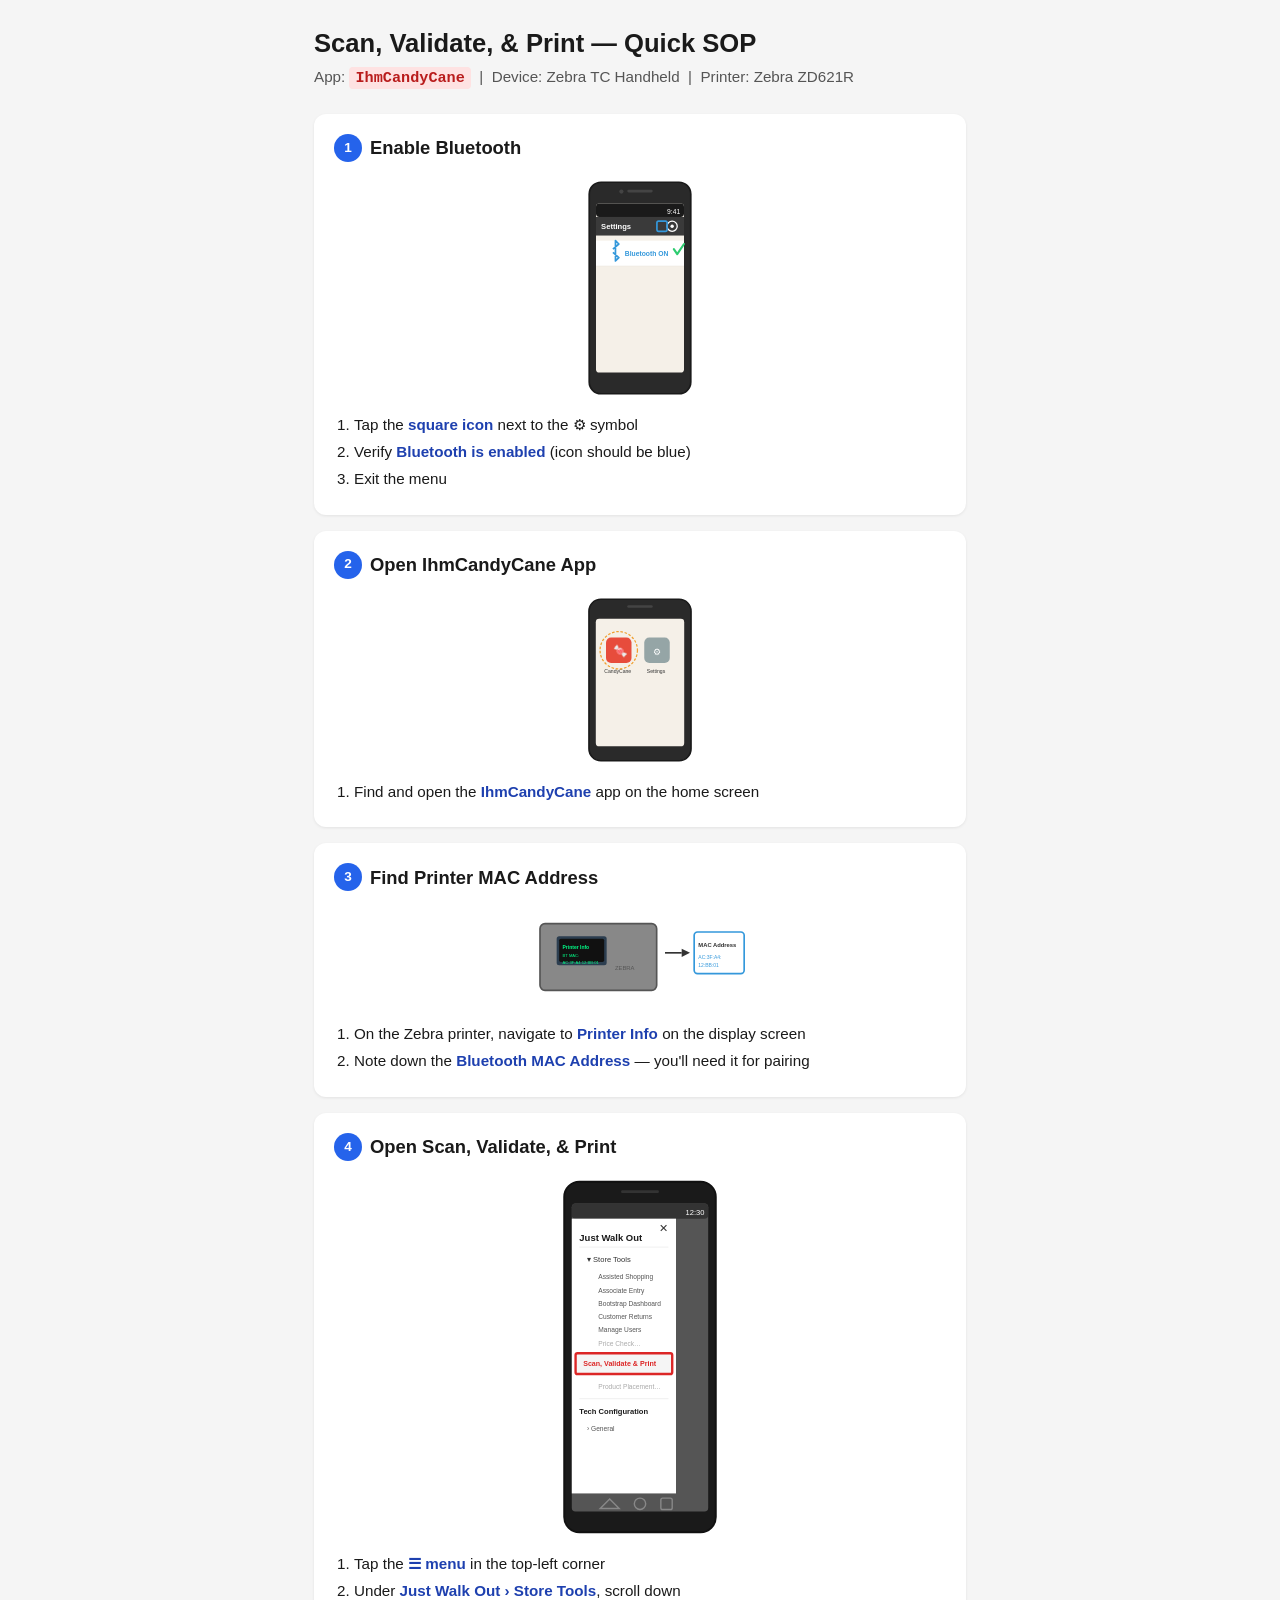
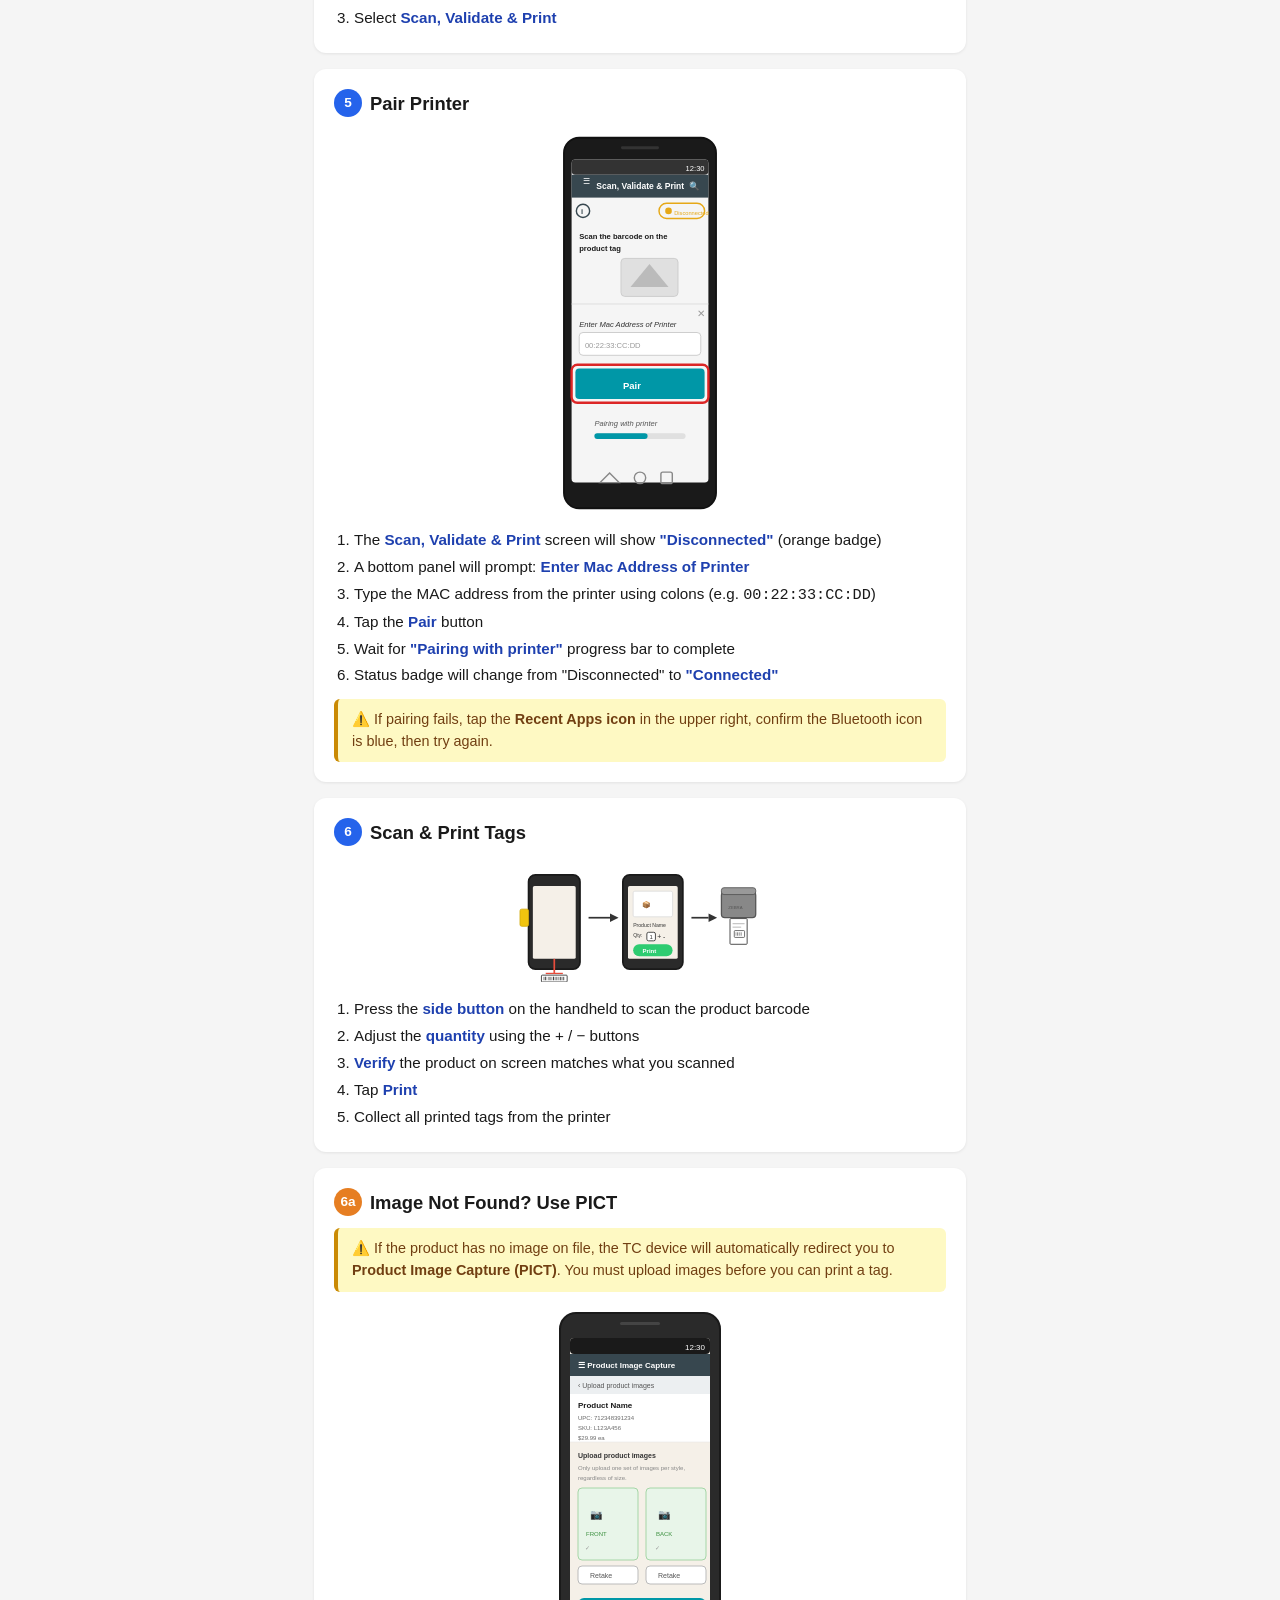
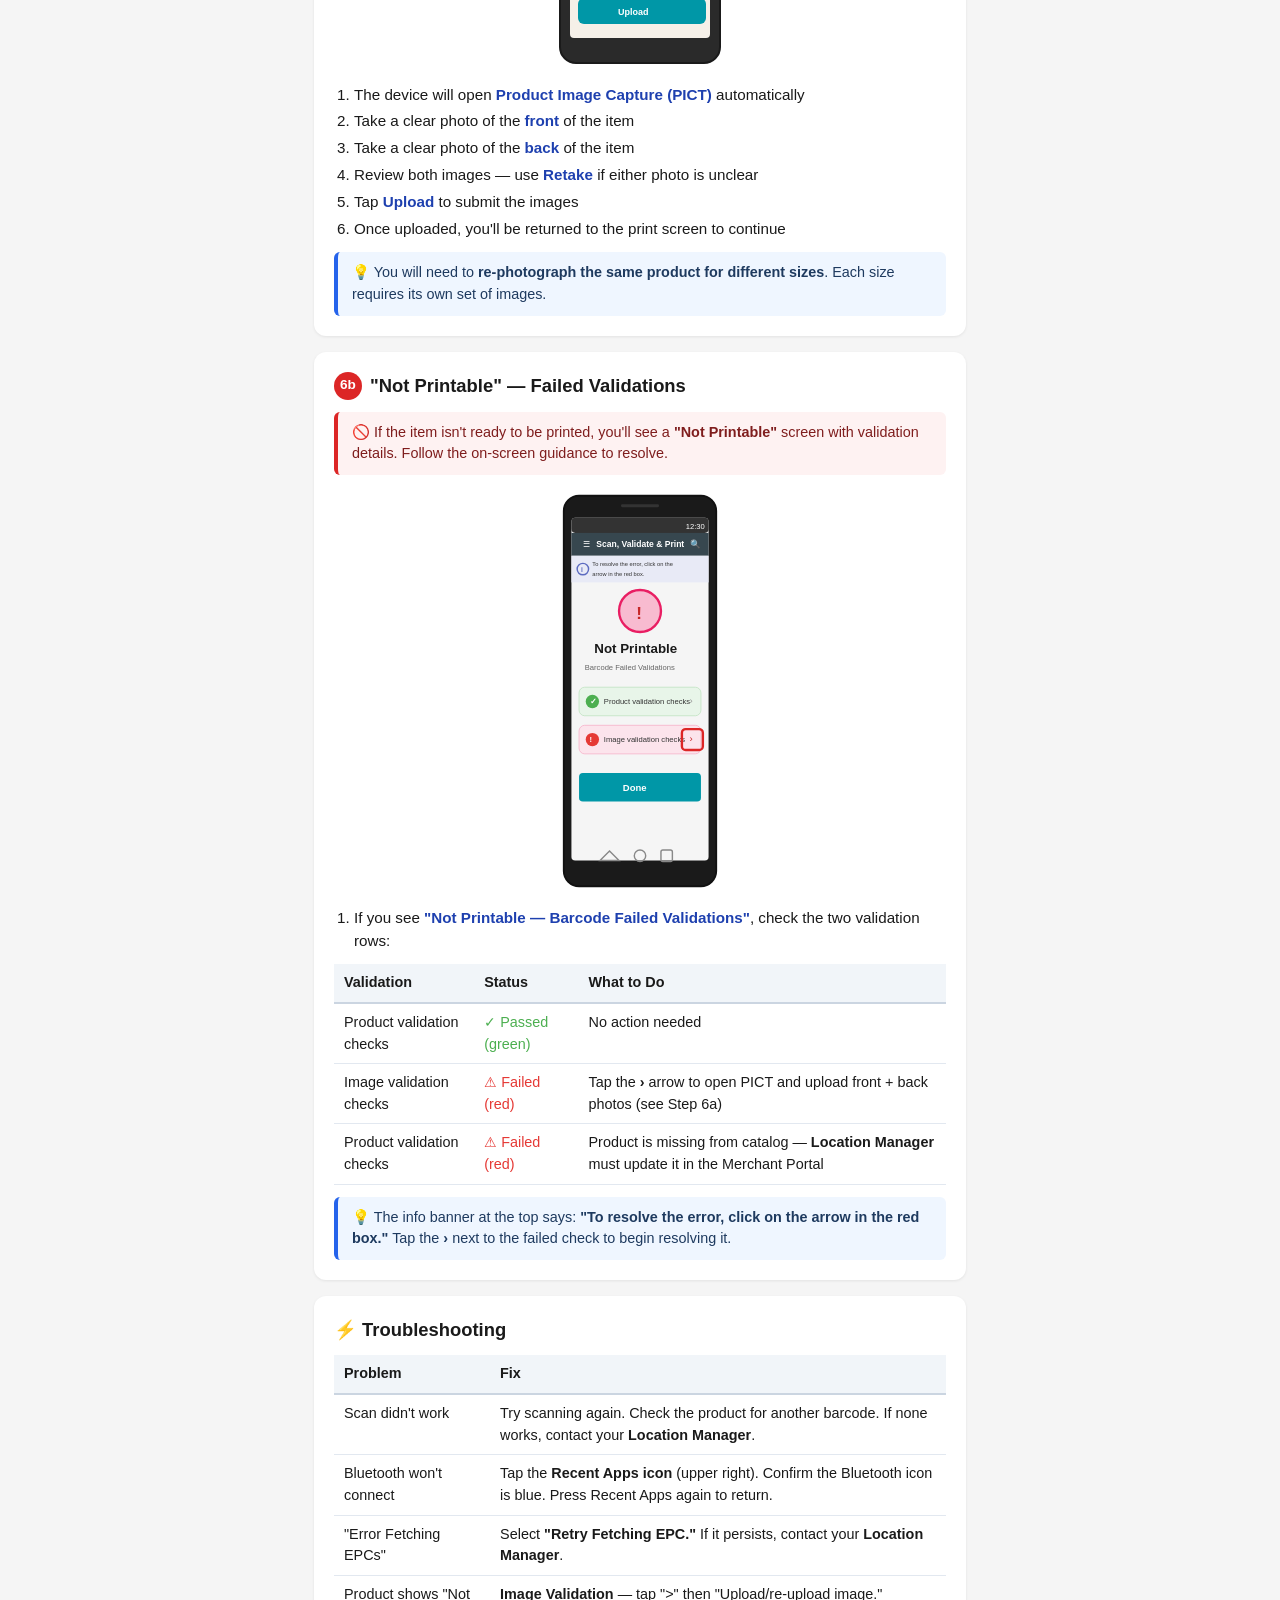
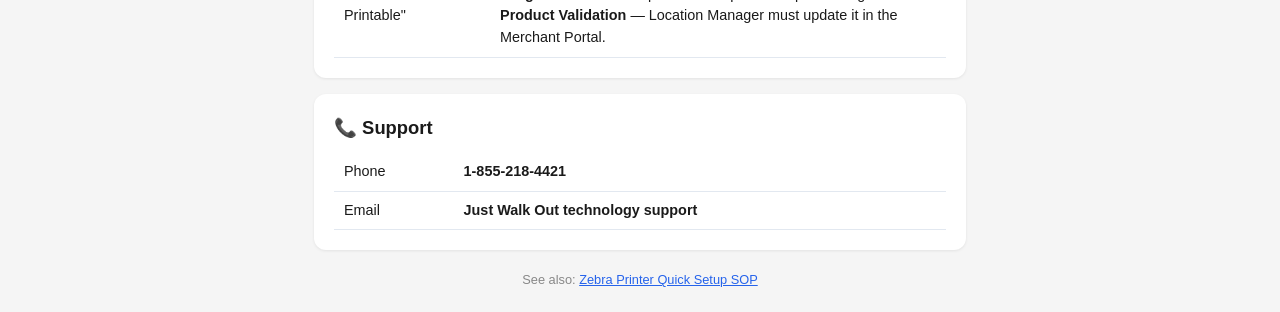
<file: Printing Using TCdevice/Scan Validate Print SOP.html>
<!DOCTYPE html>
<html lang="en">
<head>
<meta charset="UTF-8">
<meta name="viewport" content="width=device-width, initial-scale=1.0">
<title>Scan, Validate, &amp; Print — Quick SOP</title>
<style>
  * { box-sizing: border-box; margin: 0; padding: 0; }
  body {
    font-family: -apple-system, 'Segoe UI', Arial, sans-serif;
    background: #f5f5f5;
    color: #1a1a1a;
    line-height: 1.5;
    padding: 24px;
    max-width: 700px;
    margin: 0 auto;
  }
  h1 {
    font-size: 1.6rem;
    margin-bottom: 4px;
  }
  .subtitle {
    color: #555;
    font-size: 0.95rem;
    margin-bottom: 24px;
  }
  .subtitle code {
    background: #fee2e2;
    color: #b91c1c;
    padding: 2px 6px;
    border-radius: 4px;
    font-weight: 600;
  }
  .step {
    background: #fff;
    border-radius: 12px;
    padding: 20px;
    margin-bottom: 16px;
    box-shadow: 0 1px 3px rgba(0,0,0,0.08);
  }
  .step h2 {
    font-size: 1.15rem;
    margin-bottom: 12px;
    display: flex;
    align-items: center;
    gap: 8px;
  }
  .step-num {
    background: #2563eb;
    color: #fff;
    width: 28px;
    height: 28px;
    border-radius: 50%;
    display: inline-flex;
    align-items: center;
    justify-content: center;
    font-size: 0.85rem;
    font-weight: 700;
    flex-shrink: 0;
  }
  .step ol {
    padding-left: 20px;
    margin-top: 12px;
  }
  .step ol li {
    margin-bottom: 4px;
    font-size: 0.95rem;
  }
  .step ol li strong { color: #1e40af; }
  .callout {
    background: #fef9c3;
    border-left: 4px solid #ca8a04;
    border-radius: 6px;
    padding: 10px 14px;
    margin-top: 12px;
    font-size: 0.9rem;
    color: #713f12;
  }
  .callout.info {
    background: #eff6ff;
    border-left-color: #2563eb;
    color: #1e3a5f;
  }
  .callout.danger {
    background: #fef2f2;
    border-left-color: #dc2626;
    color: #7f1d1d;
  }
  .fixes {
    background: #fff;
    border-radius: 12px;
    padding: 20px;
    margin-bottom: 16px;
    box-shadow: 0 1px 3px rgba(0,0,0,0.08);
  }
  .fixes h2 { font-size: 1.15rem; margin-bottom: 12px; }
  table {
    width: 100%;
    border-collapse: collapse;
    font-size: 0.9rem;
  }
  th {
    text-align: left;
    background: #f1f5f9;
    padding: 8px 10px;
    border-bottom: 2px solid #cbd5e1;
  }
  td {
    padding: 8px 10px;
    border-bottom: 1px solid #e2e8f0;
    vertical-align: top;
  }
  .diagram {
    display: flex;
    justify-content: center;
    margin: 16px 0;
  }
  .footer {
    text-align: center;
    font-size: 0.8rem;
    color: #888;
    margin-top: 20px;
  }
  .footer a { color: #2563eb; }
  @media print {
    body { padding: 0; background: #fff; }
    .step, .fixes { box-shadow: none; border: 1px solid #ddd; break-inside: avoid; }
  }
</style>
</head>
<body>

<h1>Scan, Validate, &amp; Print — Quick SOP</h1>
<p class="subtitle">App: <code>IhmCandyCane</code> &nbsp;|&nbsp; Device: Zebra TC Handheld &nbsp;|&nbsp; Printer: Zebra ZD621R</p>

<!-- STEP 1: Enable Bluetooth -->
<div class="step">
  <h2><span class="step-num">1</span> Enable Bluetooth</h2>
  <div class="diagram">
    <svg xmlns="http://www.w3.org/2000/svg" width="140" height="220" viewBox="0 0 160 260">
      <rect x="20" y="5" width="120" height="250" rx="14" fill="#2a2a2a" stroke="#1a1a1a" stroke-width="2"/>
      <rect x="28" y="30" width="104" height="200" rx="4" fill="#f5f0e8"/>
      <rect x="28" y="30" width="104" height="16" fill="#1a1a1a" rx="4"/>
      <text x="112" y="42" font-family="Arial" font-size="8" fill="white">9:41</text>
      <rect x="28" y="46" width="104" height="22" fill="#3a3a3a"/>
      <text x="34" y="60" font-family="Arial" font-size="9" font-weight="bold" fill="white">Settings</text>
      <circle cx="118" cy="57" r="6" fill="none" stroke="white" stroke-width="1.5"/>
      <circle cx="118" cy="57" r="2" fill="white"/>
      <rect x="100" y="51" width="12" height="12" rx="2" fill="none" stroke="#3498db" stroke-width="2"/>
      <rect x="28" y="74" width="104" height="30" fill="white"/>
      <line x1="28" y1="104" x2="132" y2="104" stroke="#e5e0d8" stroke-width="0.5"/>
      <path d="M48,84 L55,78 L51,74 L51,98 L55,94 L48,88" fill="none" stroke="#3498db" stroke-width="2" stroke-linejoin="round"/>
      <text x="62" y="92" font-family="Arial" font-size="8" font-weight="bold" fill="#3498db">Bluetooth ON</text>
      <polyline points="120,84 124,90 132,78" fill="none" stroke="#2ecc71" stroke-width="2.5" stroke-linecap="round" stroke-linejoin="round"/>
      <rect x="65" y="14" width="30" height="3" rx="1.5" fill="#444"/>
      <circle cx="58" cy="16" r="2.5" fill="#444"/>
    </svg>
  </div>
  <ol>
    <li>Tap the <strong>square icon</strong> next to the ⚙ symbol</li>
    <li>Verify <strong>Bluetooth is enabled</strong> (icon should be blue)</li>
    <li>Exit the menu</li>
  </ol>
</div>

<!-- STEP 2: Open IhmCandyCane App -->
<div class="step">
  <h2><span class="step-num">2</span> Open IhmCandyCane App</h2>
  <div class="diagram">
    <svg xmlns="http://www.w3.org/2000/svg" width="140" height="170" viewBox="0 0 160 200">
      <rect x="20" y="5" width="120" height="190" rx="14" fill="#2a2a2a" stroke="#1a1a1a" stroke-width="2"/>
      <rect x="28" y="28" width="104" height="150" rx="4" fill="#f5f0e8"/>
      <rect x="40" y="50" width="30" height="30" rx="6" fill="#e74c3c"/>
      <text x="48" y="70" font-family="Arial" font-size="14" fill="white">🍬</text>
      <text x="38" y="92" font-family="Arial" font-size="6" fill="#333">CandyCane</text>
      <rect x="85" y="50" width="30" height="30" rx="6" fill="#95a5a6"/>
      <text x="95" y="70" font-family="Arial" font-size="10" fill="white">⚙</text>
      <text x="88" y="92" font-family="Arial" font-size="6" fill="#333">Settings</text>
      <ellipse cx="55" cy="65" rx="22" ry="22" fill="none" stroke="#f0a030" stroke-width="1.5" stroke-dasharray="3,2"/>
      <rect x="65" y="12" width="30" height="3" rx="1.5" fill="#444"/>
    </svg>
  </div>
  <ol>
    <li>Find and open the <strong>IhmCandyCane</strong> app on the home screen</li>
  </ol>
</div>

<!-- STEP 3: Find Bluetooth MAC Address -->
<div class="step">
  <h2><span class="step-num">3</span> Find Printer MAC Address</h2>
  <div class="diagram">
    <svg xmlns="http://www.w3.org/2000/svg" width="240" height="100" viewBox="0 0 260 120">
      <rect x="10" y="20" width="140" height="80" rx="6" fill="#888" stroke="#555" stroke-width="2"/>
      <rect x="30" y="35" width="60" height="35" rx="3" fill="#2c3e50"/>
      <rect x="33" y="38" width="54" height="28" rx="2" fill="#111"/>
      <text x="37" y="50" font-family="Arial" font-size="6" font-weight="bold" fill="#00ff88">Printer Info</text>
      <text x="37" y="60" font-family="Arial" font-size="5" fill="#00ff88">BT MAC:</text>
      <text x="37" y="68" font-family="Arial" font-size="5" fill="#00ff88">AC:3F:A4:12:BB:01</text>
      <text x="100" y="75" font-family="Arial" font-size="7" fill="#555">ZEBRA</text>
      <line x1="160" y1="55" x2="180" y2="55" stroke="#333" stroke-width="2"/>
      <polygon points="180,50 190,55 180,60" fill="#333"/>
      <rect x="195" y="30" width="60" height="50" rx="4" fill="white" stroke="#3498db" stroke-width="2"/>
      <text x="200" y="48" font-family="Arial" font-size="7" font-weight="bold" fill="#333">MAC Address</text>
      <text x="200" y="62" font-family="Arial" font-size="6" fill="#3498db">AC:3F:A4:</text>
      <text x="200" y="72" font-family="Arial" font-size="6" fill="#3498db">12:BB:01</text>
    </svg>
  </div>
  <ol>
    <li>On the Zebra printer, navigate to <strong>Printer Info</strong> on the display screen</li>
    <li>Note down the <strong>Bluetooth MAC Address</strong> — you'll need it for pairing</li>
  </ol>
</div>

<!-- STEP 4: Navigate to Scan, Validate, & Print -->
<div class="step">
  <h2><span class="step-num">4</span> Open Scan, Validate, &amp; Print</h2>
  <div class="diagram">
    <svg xmlns="http://www.w3.org/2000/svg" width="200" height="360" viewBox="0 0 200 380">
      <!-- TC Device body -->
      <rect x="20" y="5" width="160" height="370" rx="16" fill="#1a1a1a" stroke="#111" stroke-width="2"/>
      <rect x="28" y="28" width="144" height="325" rx="4" fill="#555"/>
      <!-- Status bar -->
      <rect x="28" y="28" width="144" height="16" fill="#333" rx="4"/>
      <text x="148" y="40" font-family="Arial" font-size="8" fill="white">12:30</text>
      <!-- Side panel (white drawer) -->
      <rect x="28" y="44" width="110" height="290" fill="white"/>
      <!-- Close X -->
      <text x="120" y="58" font-family="Arial" font-size="12" fill="#333">✕</text>
      <!-- Just Walk Out header -->
      <text x="36" y="68" font-family="Arial" font-size="10" font-weight="bold" fill="#1a1a1a">Just Walk Out</text>
      <line x1="36" y1="74" x2="130" y2="74" stroke="#ddd" stroke-width="0.5"/>
      <!-- Store Tools section -->
      <text x="44" y="90" font-family="Arial" font-size="8" fill="#333">▾ Store Tools</text>
      <!-- Menu items -->
      <text x="56" y="108" font-family="Arial" font-size="7" fill="#555">Assisted Shopping</text>
      <text x="56" y="122" font-family="Arial" font-size="7" fill="#555">Associate Entry</text>
      <text x="56" y="136" font-family="Arial" font-size="7" fill="#555">Bootstrap Dashboard</text>
      <text x="56" y="150" font-family="Arial" font-size="7" fill="#555">Customer Returns</text>
      <text x="56" y="164" font-family="Arial" font-size="7" fill="#555">Manage Users</text>
      <text x="56" y="178" font-family="Arial" font-size="7" fill="#aaa">Price Check…</text>
      <!-- Highlighted: Scan, Validate & Print -->
      <rect x="32" y="186" width="102" height="22" rx="2" fill="#f5f5f5" stroke="#dc2626" stroke-width="2.5"/>
      <text x="40" y="200" font-family="Arial" font-size="7.5" font-weight="bold" fill="#dc2626">Scan, Validate &amp; Print</text>
      <!-- More items below -->
      <text x="56" y="224" font-family="Arial" font-size="7" fill="#aaa">Product Placement…</text>
      <line x1="36" y1="234" x2="130" y2="234" stroke="#ddd" stroke-width="0.5"/>
      <!-- Tech Configuration section -->
      <text x="36" y="250" font-family="Arial" font-size="8" font-weight="bold" fill="#1a1a1a">Tech Configuration</text>
      <text x="44" y="268" font-family="Arial" font-size="7" fill="#555">› General</text>
      <!-- Android nav bar -->
      <polygon points="68,340 78,350 58,350" fill="none" stroke="#888" stroke-width="1.5"/>
      <circle cx="100" cy="345" r="6" fill="none" stroke="#888" stroke-width="1.5"/>
      <rect x="122" y="339" width="12" height="12" rx="2" fill="none" stroke="#888" stroke-width="1.5"/>
      <!-- Notch -->
      <rect x="80" y="14" width="40" height="3" rx="1.5" fill="#333"/>
    </svg>
  </div>
  <ol>
    <li>Tap the <strong>☰ menu</strong> in the top-left corner</li>
    <li>Under <strong>Just Walk Out › Store Tools</strong>, scroll down</li>
    <li>Select <strong>Scan, Validate &amp; Print</strong></li>
  </ol>
</div>

<!-- STEP 5: Pair Printer -->
<div class="step">
  <h2><span class="step-num">5</span> Pair Printer</h2>
  <div class="diagram">
    <svg xmlns="http://www.w3.org/2000/svg" width="200" height="380" viewBox="0 0 200 400">
      <!-- TC Device body -->
      <rect x="20" y="5" width="160" height="390" rx="16" fill="#1a1a1a" stroke="#111" stroke-width="2"/>
      <rect x="28" y="28" width="144" height="340" rx="4" fill="#f5f5f5"/>
      <!-- Status bar -->
      <rect x="28" y="28" width="144" height="16" fill="#333" rx="4"/>
      <text x="148" y="40" font-family="Arial" font-size="8" fill="white">12:30</text>
      <!-- Header bar — dark -->
      <rect x="28" y="44" width="144" height="24" fill="#37474f"/>
      <text x="40" y="54" font-family="Arial" font-size="8" fill="white">☰</text>
      <text x="54" y="59" font-family="Arial" font-size="9" font-weight="bold" fill="white">Scan, Validate &amp; Print</text>
      <text x="152" y="59" font-family="Arial" font-size="9" fill="white">🔍</text>
      <!-- Info icon + Disconnected badge -->
      <circle cx="40" cy="82" r="7" fill="none" stroke="#37474f" stroke-width="1.5"/>
      <text x="38" y="85" font-family="Arial" font-size="8" font-weight="bold" fill="#37474f">i</text>
      <rect x="120" y="74" width="48" height="16" rx="8" fill="none" stroke="#e6a817" stroke-width="1.5"/>
      <circle cx="130" cy="82" r="3.5" fill="#e6a817"/>
      <text x="136" y="86" font-family="Arial" font-size="6" fill="#e6a817">Disconnected</text>
      <!-- Scan prompt -->
      <text x="36" y="112" font-family="Arial" font-size="8" font-weight="bold" fill="#1a1a1a">Scan the barcode on the</text>
      <text x="36" y="124" font-family="Arial" font-size="8" font-weight="bold" fill="#1a1a1a">product tag</text>
      <!-- Tag image placeholder -->
      <rect x="80" y="132" width="60" height="40" rx="4" fill="#e0e0e0" stroke="#ccc" stroke-width="1"/>
      <polygon points="110,138 130,162 90,162" fill="#bbb"/>
      <!-- Divider -->
      <line x1="28" y1="180" x2="172" y2="180" stroke="#ddd" stroke-width="1"/>
      <!-- Close X on bottom sheet -->
      <text x="160" y="194" font-family="Arial" font-size="10" fill="#999">✕</text>
      <!-- MAC Address input -->
      <text x="36" y="204" font-family="Arial" font-size="8" font-style="italic" fill="#333">Enter Mac Address of Printer</text>
      <rect x="36" y="210" width="128" height="24" rx="4" fill="white" stroke="#ccc" stroke-width="1"/>
      <text x="42" y="226" font-family="Arial" font-size="8" fill="#999">00:22:33:CC:DD</text>
      <!-- Pair button (teal, highlighted) -->
      <rect x="32" y="248" width="136" height="32" rx="4" fill="#0097a7"/>
      <text x="82" y="269" font-family="Arial" font-size="10" font-weight="bold" fill="white">Pair</text>
      <!-- Red highlight border around Pair button -->
      <rect x="28" y="244" width="144" height="40" rx="6" fill="none" stroke="#dc2626" stroke-width="2.5"/>
      <!-- Pairing status -->
      <text x="52" y="308" font-family="Arial" font-size="8" font-style="italic" fill="#555">Pairing with printer</text>
      <!-- Progress bar -->
      <rect x="52" y="316" width="96" height="6" rx="3" fill="#e0e0e0"/>
      <rect x="52" y="316" width="56" height="6" rx="3" fill="#0097a7"/>
      <!-- Android nav bar -->
      <polygon points="68,358 78,368 58,368" fill="none" stroke="#888" stroke-width="1.5"/>
      <circle cx="100" cy="363" r="6" fill="none" stroke="#888" stroke-width="1.5"/>
      <rect x="122" y="357" width="12" height="12" rx="2" fill="none" stroke="#888" stroke-width="1.5"/>
      <!-- Notch -->
      <rect x="80" y="14" width="40" height="3" rx="1.5" fill="#333"/>
    </svg>
  </div>
  <ol>
    <li>The <strong>Scan, Validate &amp; Print</strong> screen will show <strong>"Disconnected"</strong> (orange badge)</li>
    <li>A bottom panel will prompt: <strong>Enter Mac Address of Printer</strong></li>
    <li>Type the MAC address from the printer using colons (e.g. <code>00:22:33:CC:DD</code>)</li>
    <li>Tap the <strong>Pair</strong> button</li>
    <li>Wait for <strong>"Pairing with printer"</strong> progress bar to complete</li>
    <li>Status badge will change from "Disconnected" to <strong>"Connected"</strong></li>
  </ol>
  <div class="callout">⚠️ If pairing fails, tap the <strong>Recent Apps icon</strong> in the upper right, confirm the Bluetooth icon is blue, then try again.</div>
</div>

<!-- STEP 6: Scan and Print -->
<div class="step">
  <h2><span class="step-num">6</span> Scan &amp; Print Tags</h2>
  <div class="diagram">
    <svg xmlns="http://www.w3.org/2000/svg" width="260" height="120" viewBox="0 0 280 140">
      <rect x="10" y="15" width="60" height="110" rx="8" fill="#2a2a2a" stroke="#1a1a1a" stroke-width="2"/>
      <rect x="15" y="28" width="50" height="85" rx="2" fill="#f5f0e8"/>
      <rect x="0" y="55" width="10" height="20" rx="2" fill="#f1c40f" stroke="#d4ac0d" stroke-width="1"/>
      <line x1="40" y1="113" x2="40" y2="130" stroke="#e74c3c" stroke-width="2"/>
      <line x1="30" y1="130" x2="50" y2="130" stroke="#e74c3c" stroke-width="1.5"/>
      <rect x="25" y="132" width="30" height="8" rx="1" fill="white" stroke="#333" stroke-width="1"/>
      <line x1="28" y1="134" x2="28" y2="138" stroke="#333" stroke-width="0.8"/>
      <line x1="30" y1="134" x2="30" y2="138" stroke="#333" stroke-width="1.2"/>
      <line x1="33" y1="134" x2="33" y2="138" stroke="#333" stroke-width="0.6"/>
      <line x1="35" y1="134" x2="35" y2="138" stroke="#333" stroke-width="1"/>
      <line x1="37" y1="134" x2="37" y2="138" stroke="#333" stroke-width="0.5"/>
      <line x1="39" y1="134" x2="39" y2="138" stroke="#333" stroke-width="1.2"/>
      <line x1="41" y1="134" x2="41" y2="138" stroke="#333" stroke-width="0.7"/>
      <line x1="43" y1="134" x2="43" y2="138" stroke="#333" stroke-width="0.9"/>
      <line x1="45" y1="134" x2="45" y2="138" stroke="#333" stroke-width="0.5"/>
      <line x1="47" y1="134" x2="47" y2="138" stroke="#333" stroke-width="1.1"/>
      <line x1="49" y1="134" x2="49" y2="138" stroke="#333" stroke-width="0.8"/>
      <line x1="51" y1="134" x2="51" y2="138" stroke="#333" stroke-width="1"/>
      <line x1="80" y1="65" x2="105" y2="65" stroke="#333" stroke-width="2"/>
      <polygon points="105,60 115,65 105,70" fill="#333"/>
      <rect x="120" y="15" width="70" height="110" rx="8" fill="#2a2a2a" stroke="#1a1a1a" stroke-width="2"/>
      <rect x="126" y="28" width="58" height="85" rx="2" fill="#f5f0e8"/>
      <rect x="132" y="34" width="46" height="30" rx="2" fill="white" stroke="#ddd" stroke-width="1"/>
      <text x="142" y="53" font-family="Arial" font-size="8" fill="#999">📦</text>
      <text x="132" y="76" font-family="Arial" font-size="6" fill="#333">Product Name</text>
      <text x="132" y="88" font-family="Arial" font-size="6" fill="#333">Qty:</text>
      <rect x="148" y="82" width="10" height="10" rx="2" fill="white" stroke="#333" stroke-width="1"/>
      <text x="151" y="90" font-family="Arial" font-size="7" fill="#333">1</text>
      <text x="160" y="90" font-family="Arial" font-size="8" fill="#333">+ -</text>
      <rect x="132" y="96" width="46" height="14" rx="7" fill="#2ecc71"/>
      <text x="143" y="106" font-family="Arial" font-size="7" font-weight="bold" fill="white">Print</text>
      <line x1="200" y1="65" x2="220" y2="65" stroke="#333" stroke-width="2"/>
      <polygon points="220,60 230,65 220,70" fill="#333"/>
      <rect x="235" y="35" width="40" height="30" rx="4" fill="#888" stroke="#555" stroke-width="1.5"/>
      <rect x="235" y="30" width="40" height="8" rx="3" fill="#999" stroke="#555" stroke-width="1"/>
      <text x="243" y="55" font-family="Arial" font-size="5" fill="#555">ZEBRA</text>
      <rect x="245" y="66" width="20" height="30" rx="1" fill="white" stroke="#333" stroke-width="1"/>
      <line x1="248" y1="72" x2="262" y2="72" stroke="#999" stroke-width="0.8"/>
      <line x1="248" y1="76" x2="258" y2="76" stroke="#999" stroke-width="0.8"/>
      <rect x="250" y="80" width="12" height="8" rx="1" fill="none" stroke="#333" stroke-width="0.8"/>
      <line x1="252" y1="82" x2="252" y2="86" stroke="#333" stroke-width="0.5"/>
      <line x1="254" y1="82" x2="254" y2="86" stroke="#333" stroke-width="0.8"/>
      <line x1="256" y1="82" x2="256" y2="86" stroke="#333" stroke-width="0.5"/>
      <line x1="258" y1="82" x2="258" y2="86" stroke="#333" stroke-width="0.7"/>
    </svg>
  </div>
  <ol>
    <li>Press the <strong>side button</strong> on the handheld to scan the product barcode</li>
    <li>Adjust the <strong>quantity</strong> using the + / − buttons</li>
    <li><strong>Verify</strong> the product on screen matches what you scanned</li>
    <li>Tap <strong>Print</strong></li>
    <li>Collect all printed tags from the printer</li>
  </ol>
</div>

<!-- STEP 6a: PICT — Product Image Capture -->
<div class="step">
  <h2><span class="step-num" style="background:#e67e22;">6a</span> Image Not Found? Use PICT</h2>
  <div class="callout">⚠️ If the product has no image on file, the TC device will automatically redirect you to <strong>Product Image Capture (PICT)</strong>. You must upload images before you can print a tag.</div>
  <div class="diagram">
    <svg xmlns="http://www.w3.org/2000/svg" width="220" height="360" viewBox="0 0 220 360">
      <!-- TC Device body -->
      <rect x="30" y="5" width="160" height="350" rx="16" fill="#2a2a2a" stroke="#1a1a1a" stroke-width="2"/>
      <rect x="40" y="30" width="140" height="300" rx="4" fill="#f5f0e8"/>
      <!-- Status bar -->
      <rect x="40" y="30" width="140" height="16" fill="#1a1a1a" rx="4"/>
      <text x="155" y="42" font-family="Arial" font-size="8" fill="white">12:30</text>
      <!-- Header bar -->
      <rect x="40" y="46" width="140" height="22" fill="#37474f"/>
      <text x="48" y="60" font-family="Arial" font-size="8" font-weight="bold" fill="white">☰ Product Image Capture</text>
      <!-- Sub-header -->
      <rect x="40" y="68" width="140" height="18" fill="#eceff1"/>
      <text x="48" y="80" font-family="Arial" font-size="7" fill="#555">‹ Upload product images</text>
      <!-- Product info -->
      <rect x="40" y="86" width="140" height="48" fill="white"/>
      <text x="48" y="100" font-family="Arial" font-size="8" font-weight="bold" fill="#1a1a1a">Product Name</text>
      <text x="48" y="112" font-family="Arial" font-size="6" fill="#666">UPC: 712348391234</text>
      <text x="48" y="122" font-family="Arial" font-size="6" fill="#666">SKU: L123A456</text>
      <text x="48" y="132" font-family="Arial" font-size="6" fill="#666">$29.99 ea</text>
      <line x1="40" y1="134" x2="180" y2="134" stroke="#e0e0e0" stroke-width="0.5"/>
      <!-- Upload instructions -->
      <text x="48" y="150" font-family="Arial" font-size="7" font-weight="bold" fill="#333">Upload product images</text>
      <text x="48" y="162" font-family="Arial" font-size="6" fill="#888">Only upload one set of images per style,</text>
      <text x="48" y="172" font-family="Arial" font-size="6" fill="#888">regardless of size.</text>
      <!-- Front image placeholder -->
      <rect x="48" y="180" width="60" height="72" rx="4" fill="#e8f5e9" stroke="#a5d6a7" stroke-width="1"/>
      <text x="60" y="210" font-family="Arial" font-size="10" fill="#66bb6a">📷</text>
      <text x="56" y="228" font-family="Arial" font-size="6" fill="#388e3c">FRONT</text>
      <text x="55" y="242" font-family="Arial" font-size="6" fill="#999">✓</text>
      <!-- Back image placeholder -->
      <rect x="116" y="180" width="60" height="72" rx="4" fill="#e8f5e9" stroke="#a5d6a7" stroke-width="1"/>
      <text x="128" y="210" font-family="Arial" font-size="10" fill="#66bb6a">📷</text>
      <text x="126" y="228" font-family="Arial" font-size="6" fill="#388e3c">BACK</text>
      <text x="125" y="242" font-family="Arial" font-size="6" fill="#999">✓</text>
      <!-- Retake buttons -->
      <rect x="48" y="258" width="60" height="18" rx="4" fill="white" stroke="#bbb" stroke-width="1"/>
      <text x="60" y="270" font-family="Arial" font-size="7" fill="#555">Retake</text>
      <rect x="116" y="258" width="60" height="18" rx="4" fill="white" stroke="#bbb" stroke-width="1"/>
      <text x="128" y="270" font-family="Arial" font-size="7" fill="#555">Retake</text>
      <!-- Upload button -->
      <rect x="48" y="290" width="128" height="26" rx="6" fill="#0097a7"/>
      <text x="88" y="307" font-family="Arial" font-size="9" font-weight="bold" fill="white">Upload</text>
      <!-- Notch -->
      <rect x="90" y="14" width="40" height="3" rx="1.5" fill="#444"/>
    </svg>
  </div>
  <ol>
    <li>The device will open <strong>Product Image Capture (PICT)</strong> automatically</li>
    <li>Take a clear photo of the <strong>front</strong> of the item</li>
    <li>Take a clear photo of the <strong>back</strong> of the item</li>
    <li>Review both images — use <strong>Retake</strong> if either photo is unclear</li>
    <li>Tap <strong>Upload</strong> to submit the images</li>
    <li>Once uploaded, you'll be returned to the print screen to continue</li>
  </ol>
  <div class="callout info">💡 You will need to <strong>re-photograph the same product for different sizes</strong>. Each size requires its own set of images.</div>
</div>

<!-- STEP 6b: Not Printable — Failed Validations -->
<div class="step">
  <h2><span class="step-num" style="background:#dc2626;">6b</span> "Not Printable" — Failed Validations</h2>
  <div class="callout danger">🚫 If the item isn't ready to be printed, you'll see a <strong>"Not Printable"</strong> screen with validation details. Follow the on-screen guidance to resolve.</div>
  <div class="diagram">
    <svg xmlns="http://www.w3.org/2000/svg" width="200" height="400" viewBox="0 0 200 420">
      <!-- TC Device body -->
      <rect x="20" y="5" width="160" height="410" rx="16" fill="#1a1a1a" stroke="#111" stroke-width="2"/>
      <rect x="28" y="28" width="144" height="360" rx="4" fill="#f5f5f5"/>
      <!-- Status bar -->
      <rect x="28" y="28" width="144" height="16" fill="#333" rx="4"/>
      <text x="148" y="40" font-family="Arial" font-size="8" fill="white">12:30</text>
      <!-- Header bar -->
      <rect x="28" y="44" width="144" height="24" fill="#37474f"/>
      <text x="40" y="59" font-family="Arial" font-size="8" fill="white">☰</text>
      <text x="54" y="59" font-family="Arial" font-size="9" font-weight="bold" fill="white">Scan, Validate &amp; Print</text>
      <text x="152" y="59" font-family="Arial" font-size="9" fill="white">🔍</text>
      <!-- Info banner -->
      <rect x="28" y="68" width="144" height="28" fill="#e8eaf6"/>
      <circle cx="40" cy="82" r="6" fill="none" stroke="#5c6bc0" stroke-width="1.5"/>
      <text x="38" y="85" font-family="Arial" font-size="7" font-weight="bold" fill="#5c6bc0">i</text>
      <text x="50" y="79" font-family="Arial" font-size="6" fill="#333">To resolve the error, click on the</text>
      <text x="50" y="89" font-family="Arial" font-size="6" fill="#333">arrow in the red box.</text>
      <!-- Red exclamation circle -->
      <circle cx="100" cy="126" r="22" fill="#f8bbd0" stroke="#e91e63" stroke-width="2.5"/>
      <text x="96" y="134" font-family="Arial" font-size="18" font-weight="bold" fill="#c62828">!</text>
      <!-- Not Printable text -->
      <text x="52" y="170" font-family="Arial" font-size="14" font-weight="bold" fill="#1a1a1a">Not Printable</text>
      <text x="42" y="188" font-family="Arial" font-size="8" fill="#666">Barcode Failed Validations</text>
      <!-- Product validation checks — green (passed) -->
      <rect x="36" y="206" width="128" height="30" rx="6" fill="#e8f5e9" stroke="#c8e6c9" stroke-width="1"/>
      <circle cx="50" cy="221" r="7" fill="#4caf50"/>
      <text x="47" y="224" font-family="Arial" font-size="8" font-weight="bold" fill="white">✓</text>
      <text x="62" y="224" font-family="Arial" font-size="8" fill="#333">Product validation checks</text>
      <text x="152" y="224" font-family="Arial" font-size="10" fill="#999">›</text>
      <!-- Image validation checks — pink/red (failed) -->
      <rect x="36" y="246" width="128" height="30" rx="6" fill="#fce4ec" stroke="#f8bbd0" stroke-width="1"/>
      <circle cx="50" cy="261" r="7" fill="#e53935"/>
      <text x="47" y="264" font-family="Arial" font-size="8" font-weight="bold" fill="white">!</text>
      <text x="62" y="264" font-family="Arial" font-size="8" fill="#333">Image validation checks</text>
      <text x="152" y="264" font-family="Arial" font-size="10" fill="#c62828">›</text>
      <!-- Red highlight around image validation arrow -->
      <rect x="144" y="250" width="22" height="22" rx="4" fill="none" stroke="#dc2626" stroke-width="2.5"/>
      <!-- Done button -->
      <rect x="36" y="296" width="128" height="30" rx="4" fill="#0097a7"/>
      <text x="82" y="315" font-family="Arial" font-size="10" font-weight="bold" fill="white">Done</text>
      <!-- Android nav bar -->
      <polygon points="68,378 78,388 58,388" fill="none" stroke="#888" stroke-width="1.5"/>
      <circle cx="100" cy="383" r="6" fill="none" stroke="#888" stroke-width="1.5"/>
      <rect x="122" y="377" width="12" height="12" rx="2" fill="none" stroke="#888" stroke-width="1.5"/>
      <!-- Notch -->
      <rect x="80" y="14" width="40" height="3" rx="1.5" fill="#333"/>
    </svg>
  </div>
  <ol>
    <li>If you see <strong>"Not Printable — Barcode Failed Validations"</strong>, check the two validation rows:</li>
  </ol>
  <table style="margin-top:12px;">
    <thead><tr><th>Validation</th><th>Status</th><th>What to Do</th></tr></thead>
    <tbody>
      <tr>
        <td>Product validation checks</td>
        <td style="color:#4caf50;">✓ Passed (green)</td>
        <td>No action needed</td>
      </tr>
      <tr>
        <td>Image validation checks</td>
        <td style="color:#e53935;">⚠ Failed (red)</td>
        <td>Tap the <strong>›</strong> arrow to open PICT and upload front + back photos (see Step 6a)</td>
      </tr>
      <tr>
        <td>Product validation checks</td>
        <td style="color:#e53935;">⚠ Failed (red)</td>
        <td>Product is missing from catalog — <strong>Location Manager</strong> must update it in the Merchant Portal</td>
      </tr>
    </tbody>
  </table>
  <div class="callout info">💡 The info banner at the top says: <strong>"To resolve the error, click on the arrow in the red box."</strong> Tap the <strong>›</strong> next to the failed check to begin resolving it.</div>
</div>

<!-- TROUBLESHOOTING -->
<div class="fixes">
  <h2>⚡ Troubleshooting</h2>
  <table>
    <thead><tr><th>Problem</th><th>Fix</th></tr></thead>
    <tbody>
      <tr><td>Scan didn't work</td><td>Try scanning again. Check the product for another barcode. If none works, contact your <strong>Location Manager</strong>.</td></tr>
      <tr><td>Bluetooth won't connect</td><td>Tap the <strong>Recent Apps icon</strong> (upper right). Confirm the Bluetooth icon is blue. Press Recent Apps again to return.</td></tr>
      <tr><td>"Error Fetching EPCs"</td><td>Select <strong>"Retry Fetching EPC."</strong> If it persists, contact your <strong>Location Manager</strong>.</td></tr>
      <tr><td>Product shows "Not Printable"</td><td><strong>Image Validation</strong> — tap ">" then "Upload/re-upload image."<br><strong>Product Validation</strong> — Location Manager must update it in the Merchant Portal.</td></tr>
    </tbody>
  </table>
</div>

<!-- SUPPORT -->
<div class="fixes">
  <h2>📞 Support</h2>
  <table>
    <tbody>
      <tr><td>Phone</td><td><strong>1-855-218-4421</strong></td></tr>
      <tr><td>Email</td><td><strong>Just Walk Out technology support</strong></td></tr>
    </tbody>
  </table>
</div>

<p class="footer">See also: <a href="../Zebra%20SOP/Zebra%20Printer%20Quick%20Setup.html">Zebra Printer Quick Setup SOP</a></p>

</body>
</html>
</file>
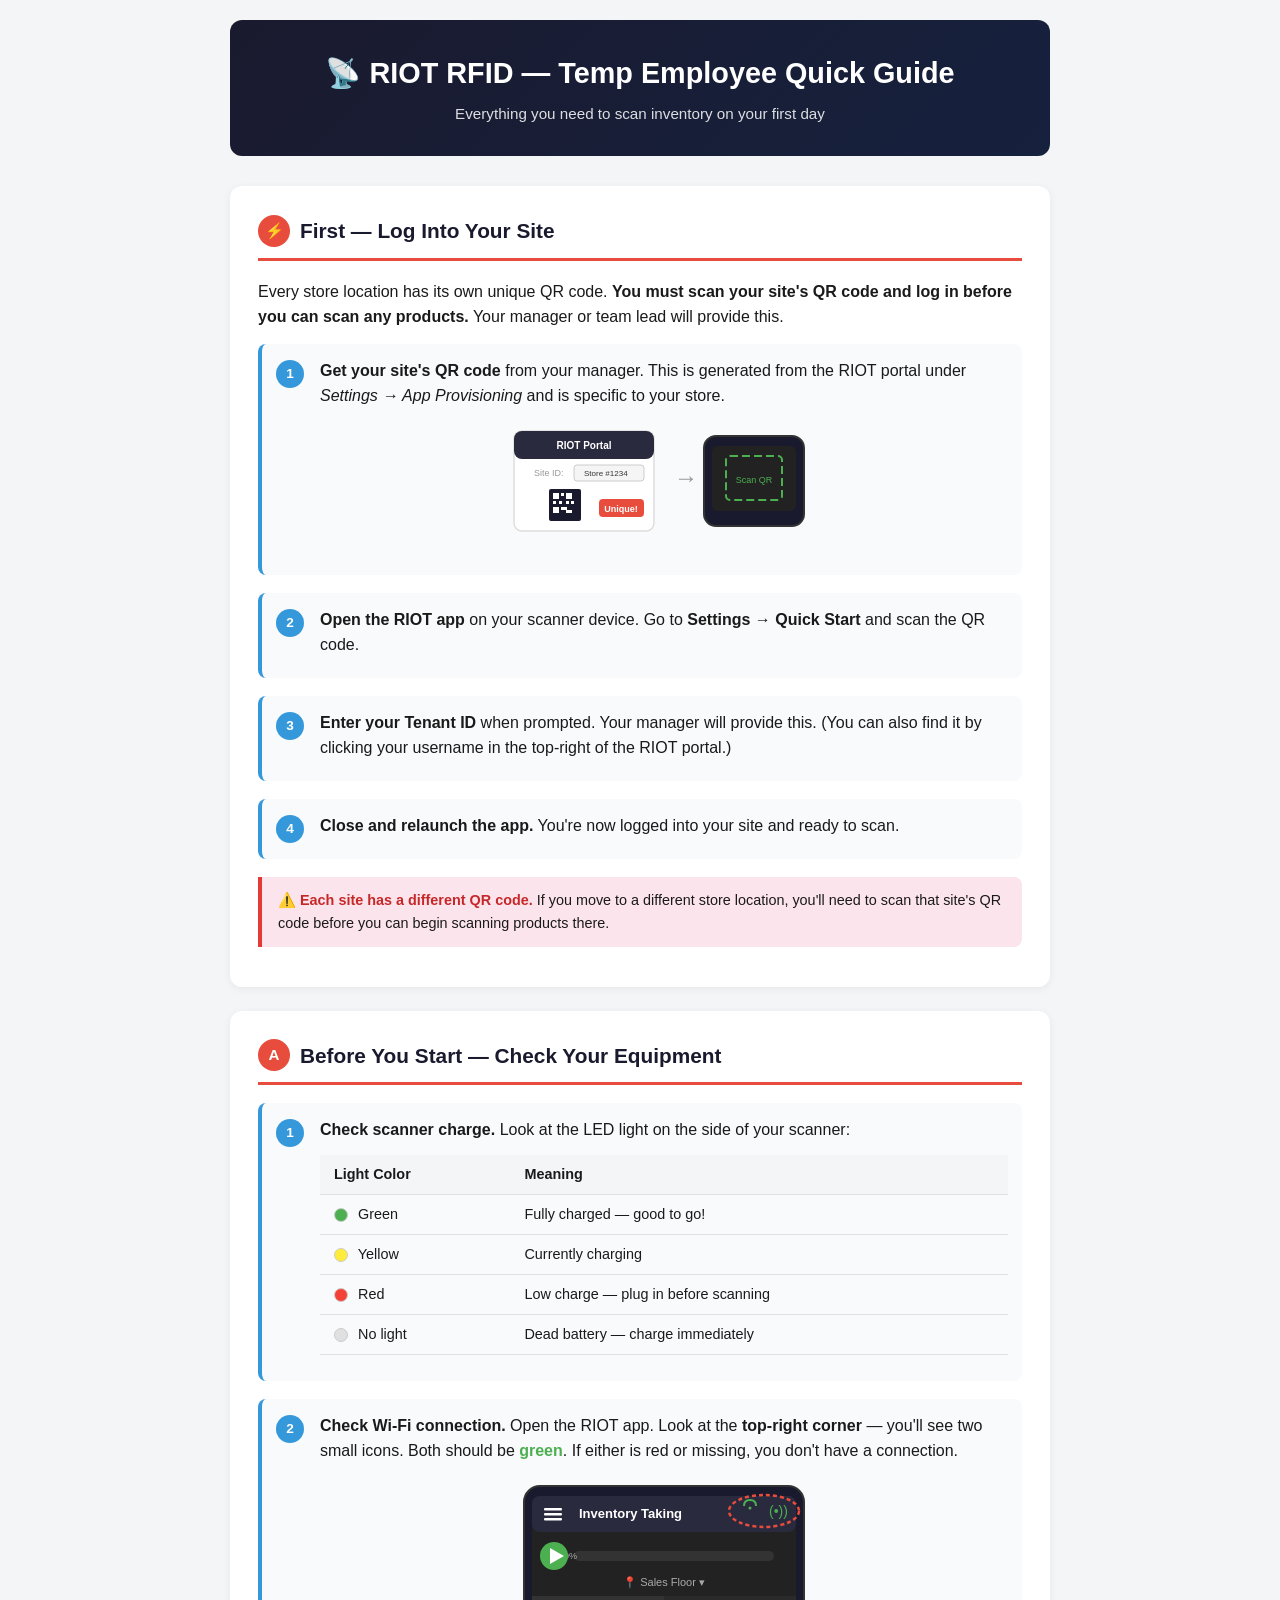
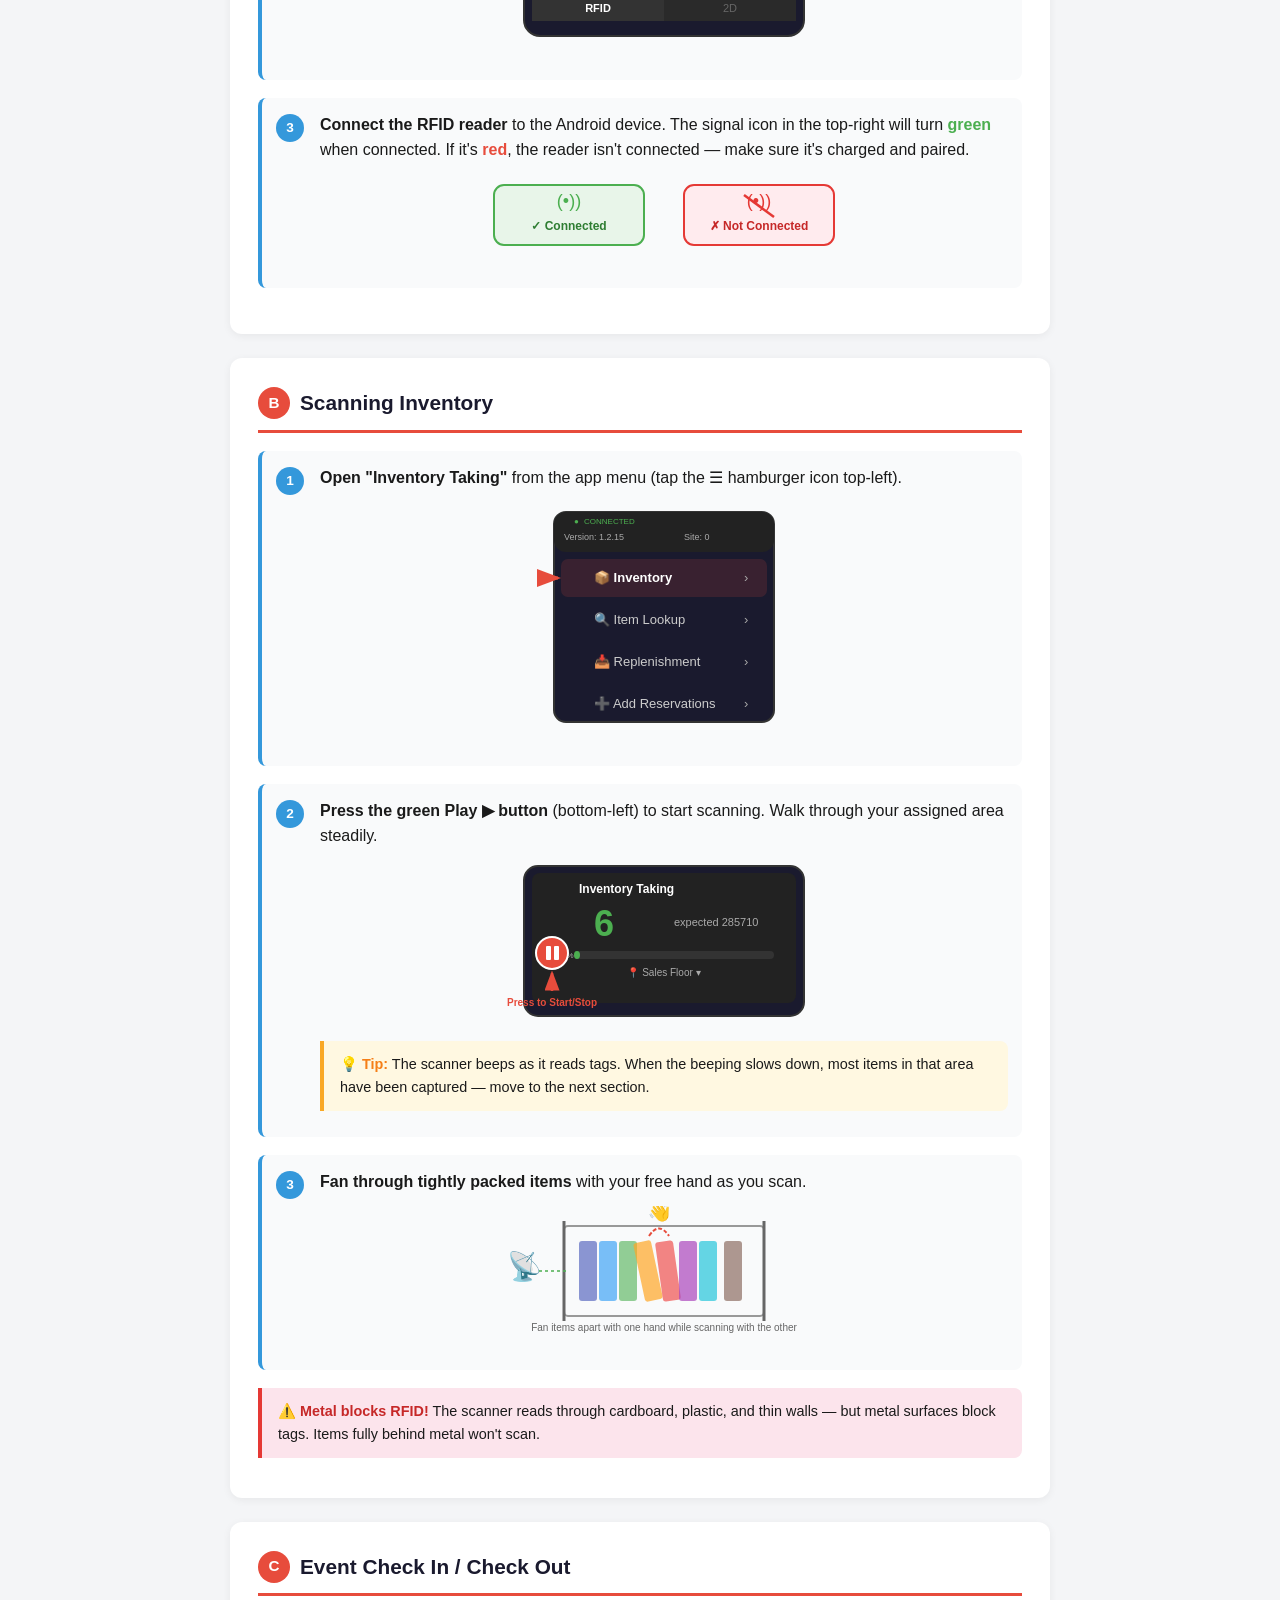
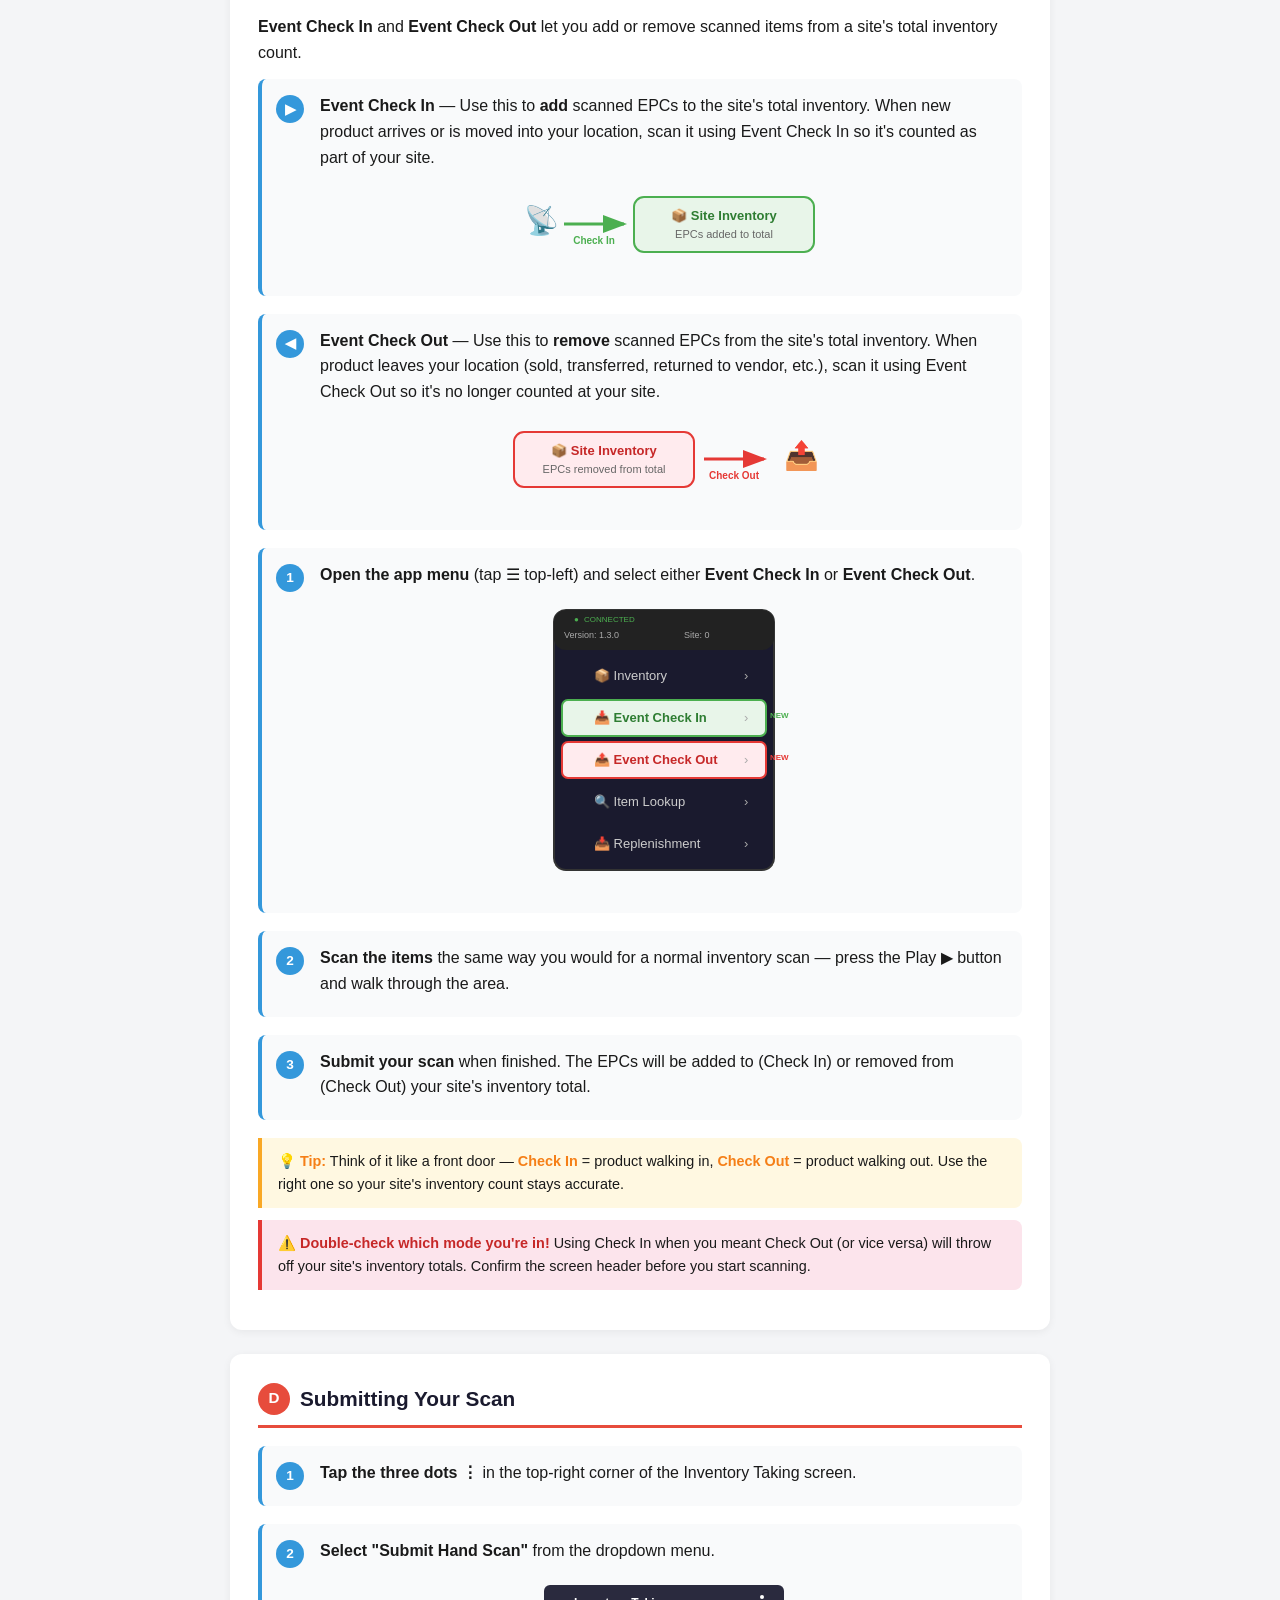
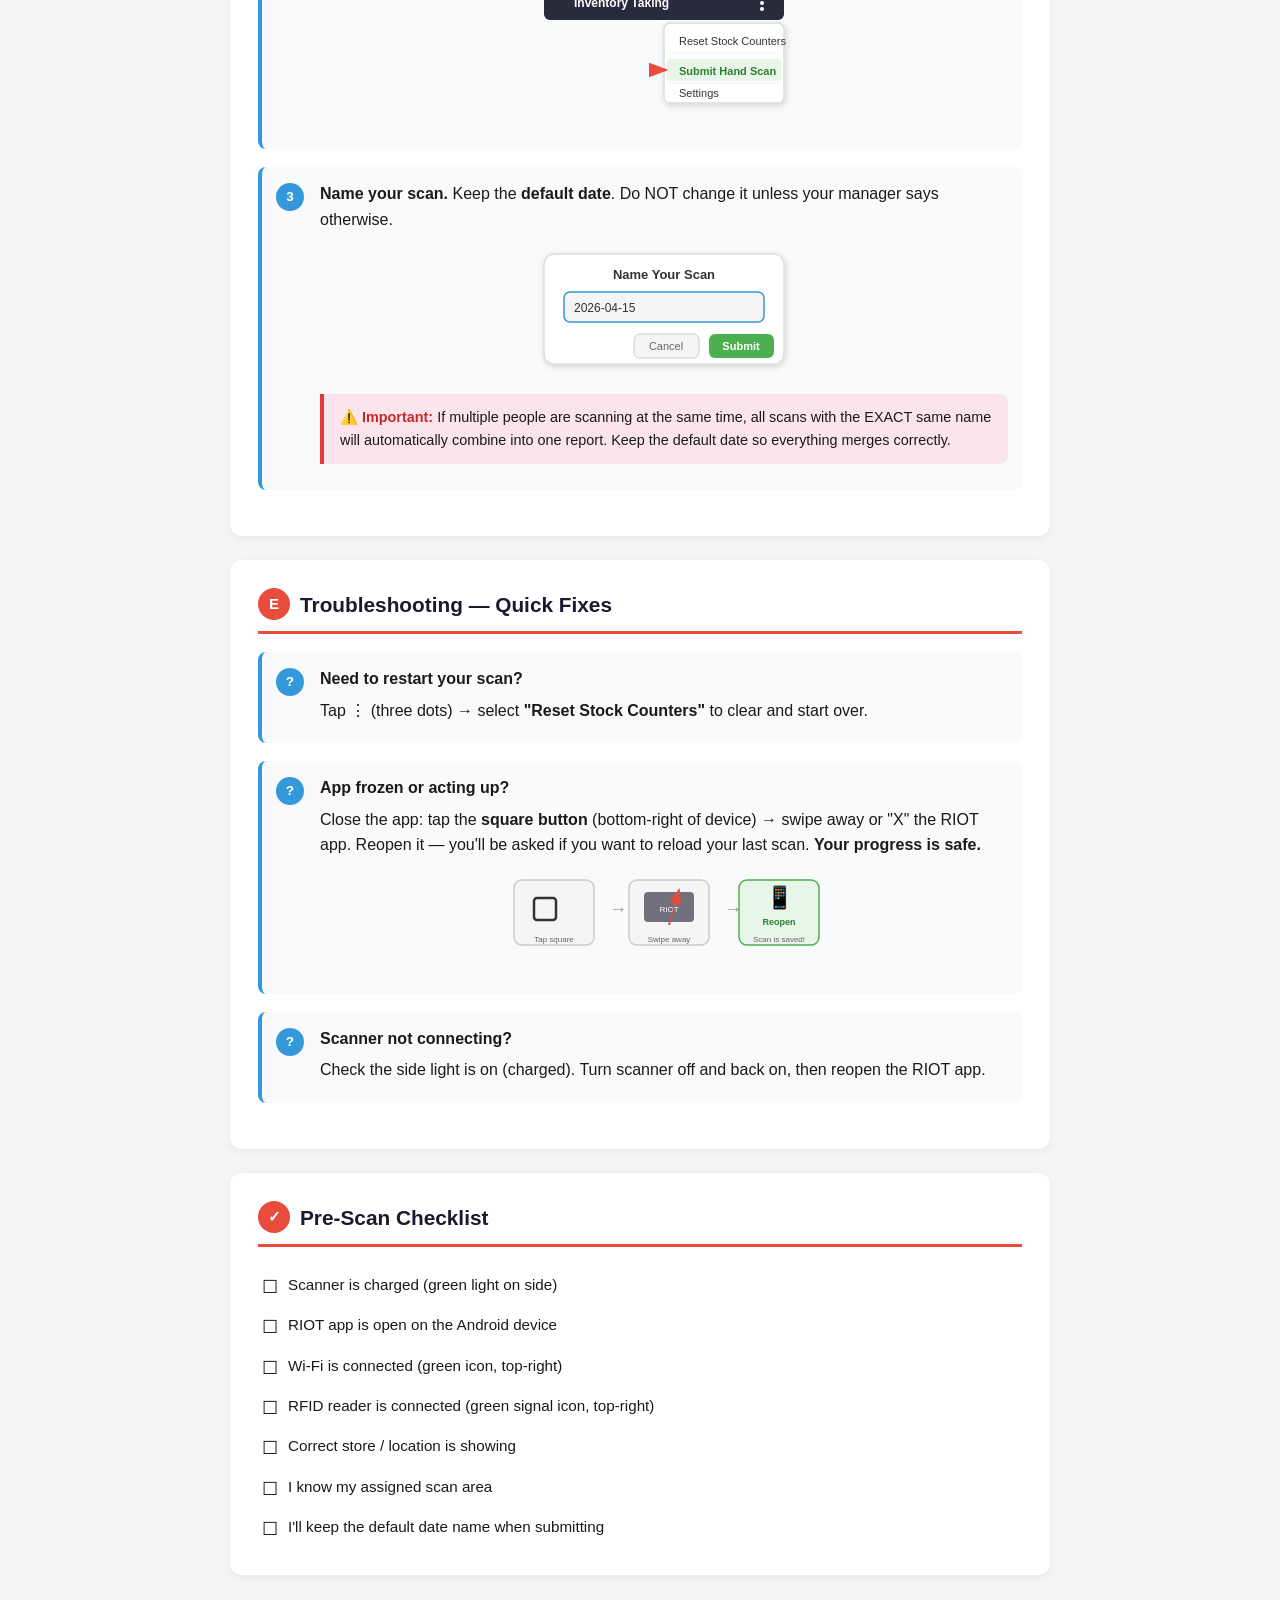
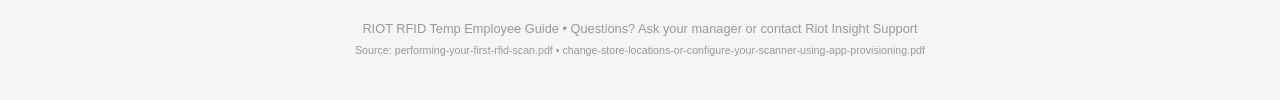
<file: Riot SOP/riot-temp-employee-guide.html>
<!DOCTYPE html>
<html lang="en">
<head>
  <meta charset="UTF-8">
  <meta name="viewport" content="width=device-width, initial-scale=1.0">
  <title>RIOT RFID — Temp Employee Quick Guide</title>
  <style>
    * { box-sizing: border-box; margin: 0; padding: 0; }
    body {
      font-family: 'Segoe UI', Arial, sans-serif;
      background: #f4f5f7;
      color: #1a1a1a;
      line-height: 1.6;
      padding: 20px;
    }
    .container { max-width: 820px; margin: 0 auto; }
    header {
      background: linear-gradient(135deg, #1a1a2e, #16213e);
      color: #fff;
      padding: 30px;
      border-radius: 12px;
      text-align: center;
      margin-bottom: 30px;
    }
    header h1 { font-size: 1.8rem; margin-bottom: 6px; }
    header p { font-size: 0.95rem; opacity: 0.85; }
    .section {
      background: #fff;
      border-radius: 12px;
      padding: 28px;
      margin-bottom: 24px;
      box-shadow: 0 2px 8px rgba(0,0,0,0.06);
    }
    .section-title {
      font-size: 1.3rem;
      font-weight: 700;
      color: #1a1a2e;
      margin-bottom: 18px;
      padding-bottom: 10px;
      border-bottom: 3px solid #e74c3c;
      display: flex;
      align-items: center;
      gap: 10px;
    }
    .section-title .num {
      background: #e74c3c;
      color: #fff;
      width: 32px; height: 32px;
      border-radius: 50%;
      display: flex; align-items: center; justify-content: center;
      font-size: 0.95rem;
      flex-shrink: 0;
    }
    .step {
      display: flex;
      gap: 16px;
      align-items: flex-start;
      margin-bottom: 18px;
      padding: 14px;
      background: #f9fafb;
      border-radius: 8px;
      border-left: 4px solid #3498db;
    }
    .step-num {
      background: #3498db;
      color: #fff;
      min-width: 28px; height: 28px;
      border-radius: 50%;
      display: flex; align-items: center; justify-content: center;
      font-weight: 700;
      font-size: 0.85rem;
      flex-shrink: 0;
      margin-top: 2px;
    }
    .step-content { flex: 1; }
    .step-content p { margin-bottom: 6px; }
    .diagram {
      margin: 12px 0;
      text-align: center;
    }
    .diagram svg {
      max-width: 100%;
      height: auto;
    }
    .tip {
      background: #fff8e1;
      border-left: 4px solid #f9a825;
      padding: 12px 16px;
      border-radius: 0 8px 8px 0;
      margin: 12px 0;
      font-size: 0.9rem;
    }
    .tip strong { color: #f57f17; }
    .warning {
      background: #fce4ec;
      border-left: 4px solid #e53935;
      padding: 12px 16px;
      border-radius: 0 8px 8px 0;
      margin: 12px 0;
      font-size: 0.9rem;
    }
    .warning strong { color: #c62828; }
    .charge-table {
      width: 100%;
      border-collapse: collapse;
      margin: 12px 0;
      font-size: 0.9rem;
    }
    .charge-table th, .charge-table td {
      padding: 8px 14px;
      text-align: left;
      border-bottom: 1px solid #e0e0e0;
    }
    .charge-table th { background: #f4f5f7; font-weight: 600; }
    .light-dot {
      display: inline-block;
      width: 14px; height: 14px;
      border-radius: 50%;
      vertical-align: middle;
      margin-right: 6px;
      border: 1px solid #ccc;
    }
    .checklist { list-style: none; padding: 0; }
    .checklist li {
      padding: 8px 0 8px 30px;
      position: relative;
      font-size: 0.95rem;
    }
    .checklist li::before {
      content: '☐';
      position: absolute;
      left: 4px;
      font-size: 1.1rem;
    }
    footer {
      text-align: center;
      padding: 20px;
      color: #999;
      font-size: 0.8rem;
    }
    @media print {
      body { background: #fff; padding: 0; margin: 0; }
      .container { margin: 0; padding: 0; }
      header {
        background: #1a1a2e !important;
        -webkit-print-color-adjust: exact;
        print-color-adjust: exact;
        margin-bottom: 20px;
        padding: 16px;
      }
      .section {
        box-shadow: none;
        border: 1px solid #ddd;
        break-inside: avoid;
        page-break-inside: avoid;
        margin-bottom: 60px;
        padding-bottom: 28px;
      }
      .step {
        break-inside: avoid;
        page-break-inside: avoid;
      }
      .tip, .warning {
        break-inside: avoid;
        page-break-inside: avoid;
      }
      .diagram {
        break-inside: avoid;
        page-break-inside: avoid;
      }
    }
  </style>
</head>
<body>
<div class="container">

  <header>
    <h1>📡 RIOT RFID — Temp Employee Quick Guide</h1>
    <p>Everything you need to scan inventory on your first day</p>
  </header>

  <!-- ============ SECTION 0: SITE LOGIN ============ -->
  <div class="section">
    <div class="section-title">
      <span class="num">⚡</span> First — Log Into Your Site
    </div>
    <p style="margin-bottom:14px;">Every store location has its own unique QR code. <strong>You must scan your site's QR code and log in before you can scan any products.</strong> Your manager or team lead will provide this.</p>

    <div class="step">
      <div class="step-num">1</div>
      <div class="step-content">
        <p><strong>Get your site's QR code</strong> from your manager. This is generated from the RIOT portal under <em>Settings → App Provisioning</em> and is specific to your store.</p>
        <div class="diagram">
          <svg width="320" height="120" viewBox="0 0 320 120" xmlns="http://www.w3.org/2000/svg">
            <!-- Portal box -->
            <rect x="10" y="10" width="140" height="100" rx="8" fill="#fff" stroke="#ddd" stroke-width="1.5"/>
            <rect x="10" y="10" width="140" height="28" rx="8" fill="#2a2a3e"/>
            <text x="80" y="28" text-anchor="middle" font-size="10" fill="#fff" font-weight="bold">RIOT Portal</text>
            <text x="30" y="55" font-size="9" fill="#999">Site ID:</text>
            <rect x="70" y="44" width="70" height="16" rx="3" fill="#f5f5f5" stroke="#ccc" stroke-width="1"/>
            <text x="80" y="55" font-size="8" fill="#333">Store #1234</text>
            <!-- QR code representation -->
            <rect x="45" y="68" width="32" height="32" rx="2" fill="#1a1a2e"/>
            <rect x="49" y="72" width="6" height="6" fill="#fff"/>
            <rect x="57" y="72" width="3" height="3" fill="#fff"/>
            <rect x="62" y="72" width="6" height="6" fill="#fff"/>
            <rect x="49" y="80" width="3" height="3" fill="#fff"/>
            <rect x="55" y="80" width="3" height="3" fill="#fff"/>
            <rect x="62" y="80" width="3" height="3" fill="#fff"/>
            <rect x="67" y="80" width="3" height="3" fill="#fff"/>
            <rect x="49" y="86" width="6" height="6" fill="#fff"/>
            <rect x="57" y="86" width="6" height="3" fill="#fff"/>
            <rect x="62" y="89" width="6" height="3" fill="#fff"/>
            <rect x="95" y="78" width="45" height="18" rx="4" fill="#e74c3c"/>
            <text x="117" y="91" text-anchor="middle" font-size="9" fill="#fff" font-weight="bold">Unique!</text>
            <!-- Arrow -->
            <text x="170" y="65" font-size="24" fill="#999">→</text>
            <!-- Phone scanning -->
            <rect x="200" y="15" width="100" height="90" rx="12" fill="#1a1a2e" stroke="#333" stroke-width="2"/>
            <rect x="208" y="25" width="84" height="65" rx="6" fill="#222"/>
            <!-- Scanner viewfinder -->
            <rect x="222" y="35" width="56" height="44" rx="4" fill="none" stroke="#4caf50" stroke-width="2" stroke-dasharray="8,4"/>
            <text x="250" y="62" text-anchor="middle" font-size="9" fill="#4caf50">Scan QR</text>
          </svg>
        </div>
      </div>
    </div>

    <div class="step">
      <div class="step-num">2</div>
      <div class="step-content">
        <p><strong>Open the RIOT app</strong> on your scanner device. Go to <strong>Settings → Quick Start</strong> and scan the QR code.</p>
      </div>
    </div>

    <div class="step">
      <div class="step-num">3</div>
      <div class="step-content">
        <p><strong>Enter your Tenant ID</strong> when prompted. Your manager will provide this. (You can also find it by clicking your username in the top-right of the RIOT portal.)</p>
      </div>
    </div>

    <div class="step">
      <div class="step-num">4</div>
      <div class="step-content">
        <p><strong>Close and relaunch the app.</strong> You're now logged into your site and ready to scan.</p>
      </div>
    </div>

    <div class="warning">
      <strong>⚠️ Each site has a different QR code.</strong> If you move to a different store location, you'll need to scan that site's QR code before you can begin scanning products there.
    </div>
  </div>

  <!-- ============ SECTION A: BEFORE YOU START ============ -->
  <div class="section">
    <div class="section-title">
      <span class="num">A</span> Before You Start — Check Your Equipment
    </div>

    <!-- Step 1: Scanner charge -->
    <div class="step">
      <div class="step-num">1</div>
      <div class="step-content">
        <p><strong>Check scanner charge.</strong> Look at the LED light on the side of your scanner:</p>
        <table class="charge-table">
          <tr><th>Light Color</th><th>Meaning</th></tr>
          <tr><td><span class="light-dot" style="background:#4caf50;"></span> Green</td><td>Fully charged — good to go!</td></tr>
          <tr><td><span class="light-dot" style="background:#ffeb3b;"></span> Yellow</td><td>Currently charging</td></tr>
          <tr><td><span class="light-dot" style="background:#f44336;"></span> Red</td><td>Low charge — plug in before scanning</td></tr>
          <tr><td><span class="light-dot" style="background:#e0e0e0;"></span> No light</td><td>Dead battery — charge immediately</td></tr>
        </table>

      </div>
    </div>

    <!-- Step 2: Wi-Fi -->
    <div class="step">
      <div class="step-num">2</div>
      <div class="step-content">
        <p><strong>Check Wi-Fi connection.</strong> Open the RIOT app. Look at the <strong>top-right corner</strong> — you'll see two small icons. Both should be <strong style="color:#4caf50;">green</strong>. If either is red or missing, you don't have a connection.</p>
        <div class="diagram">
          <svg width="380" height="170" viewBox="0 0 380 170" xmlns="http://www.w3.org/2000/svg">
            <!-- Phone outline -->
            <rect x="50" y="10" width="280" height="150" rx="16" fill="#1a1a2e" stroke="#333" stroke-width="2"/>
            <!-- Screen -->
            <rect x="58" y="20" width="264" height="125" rx="8" fill="#222"/>
            <!-- Top bar -->
            <rect x="58" y="20" width="264" height="36" rx="8" fill="#2a2a3e"/>
            <!-- Hamburger icon -->
            <rect x="70" y="32" width="18" height="2.5" rx="1" fill="#fff"/>
            <rect x="70" y="37" width="18" height="2.5" rx="1" fill="#fff"/>
            <rect x="70" y="42" width="18" height="2.5" rx="1" fill="#fff"/>
            <!-- Title -->
            <text x="105" y="42" font-size="13" fill="#fff" font-weight="bold">Inventory Taking</text>
            <!-- Wi-Fi icon (cloud) -->
            <path d="M270,30 Q270,24 276,24 Q282,24 282,30" stroke="#4caf50" stroke-width="2" fill="none"/>
            <circle cx="276" cy="32" r="1.5" fill="#4caf50"/>
            <!-- RFID icon (signal waves) -->
            <text x="295" y="40" font-size="14" fill="#4caf50">(•))</text>
            <!-- Red circle pointing to icons -->
            <ellipse cx="290" cy="35" rx="35" ry="16" fill="none" stroke="#e74c3c" stroke-width="2.5" stroke-dasharray="4,3"/>
            <!-- Progress bar -->
            <rect x="100" y="75" width="200" height="10" rx="5" fill="#333"/>
            <rect x="100" y="75" width="0" height="10" rx="5" fill="#4caf50"/>
            <text x="90" y="83" font-size="9" fill="#aaa">0%</text>
            <!-- Play button -->
            <circle cx="80" cy="80" r="14" fill="#4caf50"/>
            <polygon points="76,72 76,88 90,80" fill="#fff"/>
            <!-- Location -->
            <text x="190" y="110" text-anchor="middle" font-size="11" fill="#aaa">📍 Sales Floor ▾</text>
            <!-- Bottom tabs -->
            <rect x="58" y="120" width="132" height="25" rx="0" fill="#333"/>
            <rect x="190" y="120" width="132" height="25" rx="0" fill="#2a2a2a"/>
            <text x="124" y="136" text-anchor="middle" font-size="11" fill="#fff" font-weight="bold">RFID</text>
            <text x="256" y="136" text-anchor="middle" font-size="11" fill="#666">2D</text>
          </svg>
        </div>
      </div>
    </div>

    <!-- Step 3: RFID reader -->
    <div class="step">
      <div class="step-num">3</div>
      <div class="step-content">
        <p><strong>Connect the RFID reader</strong> to the Android device. The signal icon in the top-right will turn <strong style="color:#4caf50;">green</strong> when connected. If it's <strong style="color:#e74c3c;">red</strong>, the reader isn't connected — make sure it's charged and paired.</p>
        <div class="diagram">
          <svg width="360" height="80" viewBox="0 0 360 80" xmlns="http://www.w3.org/2000/svg">
            <!-- Connected state -->
            <rect x="10" y="10" width="150" height="60" rx="10" fill="#e8f5e9" stroke="#4caf50" stroke-width="2"/>
            <text x="85" y="32" text-anchor="middle" font-size="18" fill="#4caf50">(•))</text>
            <text x="85" y="55" text-anchor="middle" font-size="12" fill="#2e7d32" font-weight="bold">✓ Connected</text>
            <!-- Not connected state -->
            <rect x="200" y="10" width="150" height="60" rx="10" fill="#ffebee" stroke="#e53935" stroke-width="2"/>
            <text x="275" y="32" text-anchor="middle" font-size="18" fill="#e53935">(•))</text>
            <line x1="260" y1="20" x2="290" y2="42" stroke="#e53935" stroke-width="2.5"/>
            <text x="275" y="55" text-anchor="middle" font-size="12" fill="#c62828" font-weight="bold">✗ Not Connected</text>
          </svg>
        </div>
      </div>
    </div>
  </div>

  <!-- ============ SECTION B: SCANNING ============ -->
  <div class="section">
    <div class="section-title">
      <span class="num">B</span> Scanning Inventory
    </div>

    <div class="step">
      <div class="step-num">1</div>
      <div class="step-content">
        <p><strong>Open "Inventory Taking"</strong> from the app menu (tap the ☰ hamburger icon top-left).</p>
        <div class="diagram">
          <svg width="260" height="230" viewBox="0 0 260 230" xmlns="http://www.w3.org/2000/svg">
            <!-- Phone/menu background -->
            <rect x="20" y="10" width="220" height="210" rx="12" fill="#1a1a2e" stroke="#333" stroke-width="2"/>
            <!-- Header -->
            <rect x="20" y="10" width="220" height="40" rx="12" fill="#222"/>
            <text x="40" y="22" font-size="8" fill="#4caf50">●</text>
            <text x="50" y="22" font-size="8" fill="#4caf50">CONNECTED</text>
            <text x="30" y="38" font-size="9" fill="#aaa">Version: 1.2.15</text>
            <text x="150" y="38" font-size="9" fill="#aaa">Site: 0</text>
            <!-- Menu items -->
            <rect x="28" y="58" width="204" height="36" rx="6" fill="#e74c3c" opacity="0.15" stroke="#e74c3c" stroke-width="2"/>
            <text x="60" y="80" font-size="13" fill="#fff" font-weight="bold">📦  Inventory</text>
            <text x="210" y="80" font-size="13" fill="#aaa">›</text>

            <rect x="28" y="100" width="204" height="36" rx="6" fill="transparent"/>
            <text x="60" y="122" font-size="13" fill="#ccc">🔍  Item Lookup</text>
            <text x="210" y="122" font-size="13" fill="#aaa">›</text>

            <rect x="28" y="142" width="204" height="36" rx="6" fill="transparent"/>
            <text x="60" y="164" font-size="13" fill="#ccc">📥  Replenishment</text>
            <text x="210" y="164" font-size="13" fill="#aaa">›</text>

            <rect x="28" y="184" width="204" height="36" rx="6" fill="transparent"/>
            <text x="60" y="206" font-size="13" fill="#ccc">➕  Add Reservations</text>
            <text x="210" y="206" font-size="13" fill="#aaa">›</text>

            <!-- Arrow pointing to Inventory -->
            <line x1="8" y1="76" x2="24" y2="76" stroke="#e74c3c" stroke-width="3" marker-end="url(#arrowRed2)"/>
            <defs>
              <marker id="arrowRed2" markerWidth="8" markerHeight="6" refX="7" refY="3" orient="auto">
                <polygon points="0 0, 8 3, 0 6" fill="#e74c3c"/>
              </marker>
            </defs>
          </svg>
        </div>
      </div>
    </div>

    <div class="step">
      <div class="step-num">2</div>
      <div class="step-content">
        <p><strong>Press the green Play ▶ button</strong> (bottom-left) to start scanning. Walk through your assigned area steadily.</p>
        <div class="diagram">
          <svg width="380" height="160" viewBox="0 0 380 160" xmlns="http://www.w3.org/2000/svg">
            <!-- Phone screen -->
            <rect x="50" y="5" width="280" height="150" rx="14" fill="#1a1a2e" stroke="#333" stroke-width="2"/>
            <rect x="58" y="12" width="264" height="130" rx="8" fill="#222"/>
            <!-- Top bar -->
            <text x="105" y="32" font-size="12" fill="#fff" font-weight="bold">Inventory Taking</text>
            <!-- Count number -->
            <text x="120" y="75" font-size="36" fill="#4caf50" font-weight="bold">6</text>
            <text x="200" y="65" font-size="11" fill="#aaa">expected 285710</text>
            <!-- Progress bar -->
            <rect x="100" y="90" width="200" height="8" rx="4" fill="#333"/>
            <rect x="100" y="90" width="6" height="8" rx="4" fill="#4caf50"/>
            <text x="88" y="97" font-size="8" fill="#aaa">0%</text>
            <!-- Play/Stop button -->
            <circle cx="78" cy="92" r="16" fill="#e74c3c" stroke="#fff" stroke-width="2"/>
            <rect x="72" y="85" width="5" height="14" rx="1" fill="#fff"/>
            <rect x="80" y="85" width="5" height="14" rx="1" fill="#fff"/>
            <!-- Arrow to play button -->
            <line x1="78" y1="130" x2="78" y2="112" stroke="#e74c3c" stroke-width="2.5" marker-end="url(#arrowRed2)"/>
            <text x="78" y="145" text-anchor="middle" font-size="10" fill="#e74c3c" font-weight="bold">Press to Start/Stop</text>
            <!-- Location -->
            <text x="190" y="115" text-anchor="middle" font-size="10" fill="#aaa">📍 Sales Floor ▾</text>
          </svg>
        </div>
        <div class="tip">
          <strong>💡 Tip:</strong> The scanner beeps as it reads tags. When the beeping slows down, most items in that area have been captured — move to the next section.
        </div>
      </div>
    </div>

    <div class="step">
      <div class="step-num">3</div>
      <div class="step-content">
        <p><strong>Fan through tightly packed items</strong> with your free hand as you scan.</p>
        <div class="diagram">
          <svg width="360" height="130" viewBox="0 0 360 130" xmlns="http://www.w3.org/2000/svg">
            <!-- Rack -->
            <rect x="80" y="20" width="200" height="90" rx="4" fill="none" stroke="#999" stroke-width="2"/>
            <line x1="80" y1="15" x2="80" y2="115" stroke="#666" stroke-width="3"/>
            <line x1="280" y1="15" x2="280" y2="115" stroke="#666" stroke-width="3"/>
            <!-- Hangers/shirts -->
            <rect x="95" y="35" width="18" height="60" rx="3" fill="#5c6bc0" opacity="0.7"/>
            <rect x="115" y="35" width="18" height="60" rx="3" fill="#42a5f5" opacity="0.7"/>
            <rect x="135" y="35" width="18" height="60" rx="3" fill="#66bb6a" opacity="0.7"/>
            <rect x="155" y="35" width="18" height="60" rx="3" fill="#ffa726" opacity="0.7" transform="rotate(-12,164,65)"/>
            <rect x="175" y="35" width="18" height="60" rx="3" fill="#ef5350" opacity="0.7" transform="rotate(-8,184,65)"/>
            <rect x="195" y="35" width="18" height="60" rx="3" fill="#ab47bc" opacity="0.7"/>
            <rect x="215" y="35" width="18" height="60" rx="3" fill="#26c6da" opacity="0.7"/>
            <rect x="240" y="35" width="18" height="60" rx="3" fill="#8d6e63" opacity="0.7"/>
            <!-- Hand fanning -->
            <path d="M165,30 Q175,15 185,30" stroke="#e74c3c" stroke-width="2" fill="none" stroke-dasharray="4,2"/>
            <text x="175" y="12" text-anchor="middle" font-size="18">👋</text>
            <!-- Scanner on other side -->
            <text x="40" y="70" text-anchor="middle" font-size="28">📡</text>
            <path d="M55,65 L85,65" stroke="#4caf50" stroke-width="1.5" stroke-dasharray="3,3"/>
            <!-- Labels -->
            <text x="180" y="125" text-anchor="middle" font-size="10" fill="#666">Fan items apart with one hand while scanning with the other</text>
          </svg>
        </div>
      </div>
    </div>

    <div class="warning">
      <strong>⚠️ Metal blocks RFID!</strong> The scanner reads through cardboard, plastic, and thin walls — but metal surfaces block tags. Items fully behind metal won't scan.
    </div>
  </div>

  <!-- ============ SECTION C: EVENT CHECK IN / CHECK OUT ============ -->
  <div class="section">
    <div class="section-title">
      <span class="num">C</span> Event Check In / Check Out
    </div>
    <p style="margin-bottom:14px;"><strong>Event Check In</strong> and <strong>Event Check Out</strong> let you add or remove scanned items from a site's total inventory count.</p>

    <div class="step">
      <div class="step-num">▶</div>
      <div class="step-content">
        <p><strong>Event Check In</strong> — Use this to <strong>add</strong> scanned EPCs to the site's total inventory. When new product arrives or is moved into your location, scan it using Event Check In so it's counted as part of your site.</p>
        <div class="diagram">
          <svg width="340" height="80" viewBox="0 0 340 80" xmlns="http://www.w3.org/2000/svg">
            <!-- Scan icon -->
            <text x="30" y="48" font-size="28">📡</text>
            <!-- Arrow in -->
            <line x1="70" y1="42" x2="130" y2="42" stroke="#4caf50" stroke-width="3" marker-end="url(#arrowGreen)"/>
            <text x="100" y="62" text-anchor="middle" font-size="10" fill="#4caf50" font-weight="bold">Check In</text>
            <!-- Site box -->
            <rect x="140" y="15" width="180" height="55" rx="10" fill="#e8f5e9" stroke="#4caf50" stroke-width="2"/>
            <text x="230" y="38" text-anchor="middle" font-size="13" fill="#2e7d32" font-weight="bold">📦 Site Inventory</text>
            <text x="230" y="56" text-anchor="middle" font-size="11" fill="#666">EPCs added to total</text>
            <defs>
              <marker id="arrowGreen" markerWidth="8" markerHeight="6" refX="7" refY="3" orient="auto">
                <polygon points="0 0, 8 3, 0 6" fill="#4caf50"/>
              </marker>
            </defs>
          </svg>
        </div>
      </div>
    </div>

    <div class="step">
      <div class="step-num">◀</div>
      <div class="step-content">
        <p><strong>Event Check Out</strong> — Use this to <strong>remove</strong> scanned EPCs from the site's total inventory. When product leaves your location (sold, transferred, returned to vendor, etc.), scan it using Event Check Out so it's no longer counted at your site.</p>
        <div class="diagram">
          <svg width="340" height="80" viewBox="0 0 340 80" xmlns="http://www.w3.org/2000/svg">
            <!-- Site box -->
            <rect x="20" y="15" width="180" height="55" rx="10" fill="#ffebee" stroke="#e53935" stroke-width="2"/>
            <text x="110" y="38" text-anchor="middle" font-size="13" fill="#c62828" font-weight="bold">📦 Site Inventory</text>
            <text x="110" y="56" text-anchor="middle" font-size="11" fill="#666">EPCs removed from total</text>
            <!-- Arrow out -->
            <line x1="210" y1="42" x2="270" y2="42" stroke="#e53935" stroke-width="3" marker-end="url(#arrowRedOut)"/>
            <text x="240" y="62" text-anchor="middle" font-size="10" fill="#e53935" font-weight="bold">Check Out</text>
            <!-- Gone icon -->
            <text x="290" y="48" font-size="28">📤</text>
            <defs>
              <marker id="arrowRedOut" markerWidth="8" markerHeight="6" refX="7" refY="3" orient="auto">
                <polygon points="0 0, 8 3, 0 6" fill="#e53935"/>
              </marker>
            </defs>
          </svg>
        </div>
      </div>
    </div>

    <div class="step">
      <div class="step-num">1</div>
      <div class="step-content">
        <p><strong>Open the app menu</strong> (tap ☰ top-left) and select either <strong>Event Check In</strong> or <strong>Event Check Out</strong>.</p>
        <div class="diagram">
          <svg width="260" height="280" viewBox="0 0 260 280" xmlns="http://www.w3.org/2000/svg">
            <!-- Phone/menu background -->
            <rect x="20" y="10" width="220" height="260" rx="12" fill="#1a1a2e" stroke="#333" stroke-width="2"/>
            <!-- Header -->
            <rect x="20" y="10" width="220" height="40" rx="12" fill="#222"/>
            <text x="40" y="22" font-size="8" fill="#4caf50">●</text>
            <text x="50" y="22" font-size="8" fill="#4caf50">CONNECTED</text>
            <text x="30" y="38" font-size="9" fill="#aaa">Version: 1.3.0</text>
            <text x="150" y="38" font-size="9" fill="#aaa">Site: 0</text>
            <!-- Menu items -->
            <rect x="28" y="58" width="204" height="36" rx="6" fill="transparent"/>
            <text x="60" y="80" font-size="13" fill="#ccc">📦  Inventory</text>
            <text x="210" y="80" font-size="13" fill="#aaa">›</text>

            <rect x="28" y="100" width="204" height="36" rx="6" fill="#e8f5e9" stroke="#4caf50" stroke-width="2"/>
            <text x="60" y="122" font-size="13" fill="#2e7d32" font-weight="bold">📥  Event Check In</text>
            <text x="210" y="122" font-size="13" fill="#aaa">›</text>

            <rect x="28" y="142" width="204" height="36" rx="6" fill="#ffebee" stroke="#e53935" stroke-width="2"/>
            <text x="60" y="164" font-size="13" fill="#c62828" font-weight="bold">📤  Event Check Out</text>
            <text x="210" y="164" font-size="13" fill="#aaa">›</text>

            <rect x="28" y="184" width="204" height="36" rx="6" fill="transparent"/>
            <text x="60" y="206" font-size="13" fill="#ccc">🔍  Item Lookup</text>
            <text x="210" y="206" font-size="13" fill="#aaa">›</text>

            <rect x="28" y="226" width="204" height="36" rx="6" fill="transparent"/>
            <text x="60" y="248" font-size="13" fill="#ccc">📥  Replenishment</text>
            <text x="210" y="248" font-size="13" fill="#aaa">›</text>

            <!-- NEW labels -->
            <text x="236" y="118" font-size="8" fill="#4caf50" font-weight="bold">NEW</text>
            <text x="236" y="160" font-size="8" fill="#e53935" font-weight="bold">NEW</text>
          </svg>
        </div>
      </div>
    </div>

    <div class="step">
      <div class="step-num">2</div>
      <div class="step-content">
        <p><strong>Scan the items</strong> the same way you would for a normal inventory scan — press the Play ▶ button and walk through the area.</p>
      </div>
    </div>

    <div class="step">
      <div class="step-num">3</div>
      <div class="step-content">
        <p><strong>Submit your scan</strong> when finished. The EPCs will be added to (Check In) or removed from (Check Out) your site's inventory total.</p>
      </div>
    </div>

    <div class="tip">
      <strong>💡 Tip:</strong> Think of it like a front door — <strong>Check In</strong> = product walking in, <strong>Check Out</strong> = product walking out. Use the right one so your site's inventory count stays accurate.
    </div>

    <div class="warning">
      <strong>⚠️ Double-check which mode you're in!</strong> Using Check In when you meant Check Out (or vice versa) will throw off your site's inventory totals. Confirm the screen header before you start scanning.
    </div>
  </div>

  <!-- ============ SECTION D: SUBMITTING ============ -->
  <div class="section">
    <div class="section-title">
      <span class="num">D</span> Submitting Your Scan
    </div>

    <div class="step">
      <div class="step-num">1</div>
      <div class="step-content">
        <p><strong>Tap the three dots ⋮</strong> in the top-right corner of the Inventory Taking screen.</p>
      </div>
    </div>

    <div class="step">
      <div class="step-num">2</div>
      <div class="step-content">
        <p><strong>Select "Submit Hand Scan"</strong> from the dropdown menu.</p>
        <div class="diagram">
          <svg width="300" height="140" viewBox="0 0 300 140" xmlns="http://www.w3.org/2000/svg">
            <!-- Top bar snippet -->
            <rect x="30" y="10" width="240" height="35" rx="6" fill="#2a2a3e"/>
            <text x="60" y="32" font-size="12" fill="#fff" font-weight="bold">Inventory Taking</text>
            <!-- Three dots -->
            <circle cx="248" cy="22" r="2" fill="#fff"/>
            <circle cx="248" cy="28" r="2" fill="#fff"/>
            <circle cx="248" cy="34" r="2" fill="#fff"/>
            <!-- Dropdown -->
            <rect x="150" y="48" width="120" height="80" rx="6" fill="#fff" stroke="#ddd" stroke-width="1.5" filter="url(#shadow)"/>
            <text x="165" y="70" font-size="11" fill="#333">Reset Stock Counters</text>
            <line x1="155" y1="78" x2="265" y2="78" stroke="#eee" stroke-width="1"/>
            <rect x="153" y="84" width="114" height="22" rx="4" fill="#e8f5e9"/>
            <text x="165" y="100" font-size="11" fill="#2e7d32" font-weight="bold">Submit Hand Scan</text>
            <line x1="155" y1="108" x2="265" y2="108" stroke="#eee" stroke-width="1"/>
            <text x="165" y="122" font-size="11" fill="#333">Settings</text>
            <!-- Arrow -->
            <line x1="140" y1="95" x2="152" y2="95" stroke="#e74c3c" stroke-width="2.5" marker-end="url(#arrowRed2)"/>
            <defs>
              <filter id="shadow" x="-5%" y="-5%" width="115%" height="115%">
                <feDropShadow dx="1" dy="2" stdDeviation="3" flood-opacity="0.15"/>
              </filter>
            </defs>
          </svg>
        </div>
      </div>
    </div>

    <div class="step">
      <div class="step-num">3</div>
      <div class="step-content">
        <p><strong>Name your scan.</strong> Keep the <strong>default date</strong>. Do NOT change it unless your manager says otherwise.</p>
        <div class="diagram">
          <svg width="300" height="130" viewBox="0 0 300 130" xmlns="http://www.w3.org/2000/svg">
            <!-- Dialog box -->
            <rect x="30" y="10" width="240" height="110" rx="10" fill="#fff" stroke="#ddd" stroke-width="1.5" filter="url(#shadow)"/>
            <text x="150" y="35" text-anchor="middle" font-size="13" fill="#333" font-weight="bold">Name Your Scan</text>
            <!-- Input field -->
            <rect x="50" y="48" width="200" height="30" rx="6" fill="#f5f5f5" stroke="#3498db" stroke-width="1.5"/>
            <text x="60" y="68" font-size="12" fill="#333">2026-04-15</text>
            <!-- Buttons -->
            <rect x="120" y="90" width="65" height="24" rx="6" fill="#f5f5f5" stroke="#ccc" stroke-width="1"/>
            <text x="152" y="106" text-anchor="middle" font-size="11" fill="#666">Cancel</text>
            <rect x="195" y="90" width="65" height="24" rx="6" fill="#4caf50"/>
            <text x="227" y="106" text-anchor="middle" font-size="11" fill="#fff" font-weight="bold">Submit</text>
          </svg>
        </div>
        <div class="warning">
          <strong>⚠️ Important:</strong> If multiple people are scanning at the same time, all scans with the EXACT same name will automatically combine into one report. Keep the default date so everything merges correctly.
        </div>
      </div>
    </div>
  </div>

  <!-- ============ SECTION E: TROUBLESHOOTING ============ -->
  <div class="section">
    <div class="section-title">
      <span class="num">E</span> Troubleshooting — Quick Fixes
    </div>

    <div class="step">
      <div class="step-num">?</div>
      <div class="step-content">
        <p><strong>Need to restart your scan?</strong></p>
        <p>Tap ⋮ (three dots) → select <strong>"Reset Stock Counters"</strong> to clear and start over.</p>
      </div>
    </div>

    <div class="step">
      <div class="step-num">?</div>
      <div class="step-content">
        <p><strong>App frozen or acting up?</strong></p>
        <p>Close the app: tap the <strong>square button</strong> (bottom-right of device) → swipe away or "X" the RIOT app. Reopen it — you'll be asked if you want to reload your last scan. <strong>Your progress is safe.</strong></p>
        <div class="diagram">
          <svg width="320" height="90" viewBox="0 0 320 90" xmlns="http://www.w3.org/2000/svg">
            <!-- Step 1: Square button -->
            <rect x="10" y="10" width="80" height="65" rx="8" fill="#f5f5f5" stroke="#ccc" stroke-width="1.5"/>
            <rect x="30" y="28" width="22" height="22" rx="3" fill="none" stroke="#333" stroke-width="2.5"/>
            <text x="50" y="72" text-anchor="middle" font-size="8" fill="#666">Tap square</text>
            <!-- Arrow -->
            <text x="105" y="45" font-size="18" fill="#999">→</text>
            <!-- Step 2: Swipe away -->
            <rect x="125" y="10" width="80" height="65" rx="8" fill="#f5f5f5" stroke="#ccc" stroke-width="1.5"/>
            <rect x="140" y="22" width="50" height="30" rx="4" fill="#1a1a2e" opacity="0.6"/>
            <text x="165" y="42" text-anchor="middle" font-size="8" fill="#fff">RIOT</text>
            <path d="M165,55 L175,20" stroke="#e74c3c" stroke-width="2" stroke-dasharray="3,2" marker-end="url(#arrowRed2)"/>
            <text x="165" y="72" text-anchor="middle" font-size="8" fill="#666">Swipe away</text>
            <!-- Arrow -->
            <text x="220" y="45" font-size="18" fill="#999">→</text>
            <!-- Step 3: Reopen -->
            <rect x="235" y="10" width="80" height="65" rx="8" fill="#e8f5e9" stroke="#4caf50" stroke-width="1.5"/>
            <text x="275" y="35" text-anchor="middle" font-size="22">📱</text>
            <text x="275" y="55" text-anchor="middle" font-size="9" fill="#2e7d32" font-weight="bold">Reopen</text>
            <text x="275" y="72" text-anchor="middle" font-size="8" fill="#666">Scan is saved!</text>
          </svg>
        </div>
      </div>
    </div>

    <div class="step">
      <div class="step-num">?</div>
      <div class="step-content">
        <p><strong>Scanner not connecting?</strong></p>
        <p>Check the side light is on (charged). Turn scanner off and back on, then reopen the RIOT app.</p>
      </div>
    </div>


  </div>

  <!-- ============ SECTION E: CHECKLIST ============ -->
  <div class="section">
    <div class="section-title">
      <span class="num">✓</span> Pre-Scan Checklist
    </div>
    <ul class="checklist">
      <li>Scanner is charged (green light on side)</li>
      <li>RIOT app is open on the Android device</li>
      <li>Wi-Fi is connected (green icon, top-right)</li>
      <li>RFID reader is connected (green signal icon, top-right)</li>
      <li>Correct store / location is showing</li>
      <li>I know my assigned scan area</li>
      <li>I'll keep the default date name when submitting</li>
    </ul>
  </div>

  <footer>
    RIOT RFID Temp Employee Guide &bull; Questions? Ask your manager or contact Riot Insight Support<br>
    <small>Source: performing-your-first-rfid-scan.pdf &bull; change-store-locations-or-configure-your-scanner-using-app-provisioning.pdf</small>
  </footer>

</div>
</body>
</html>
</file>
